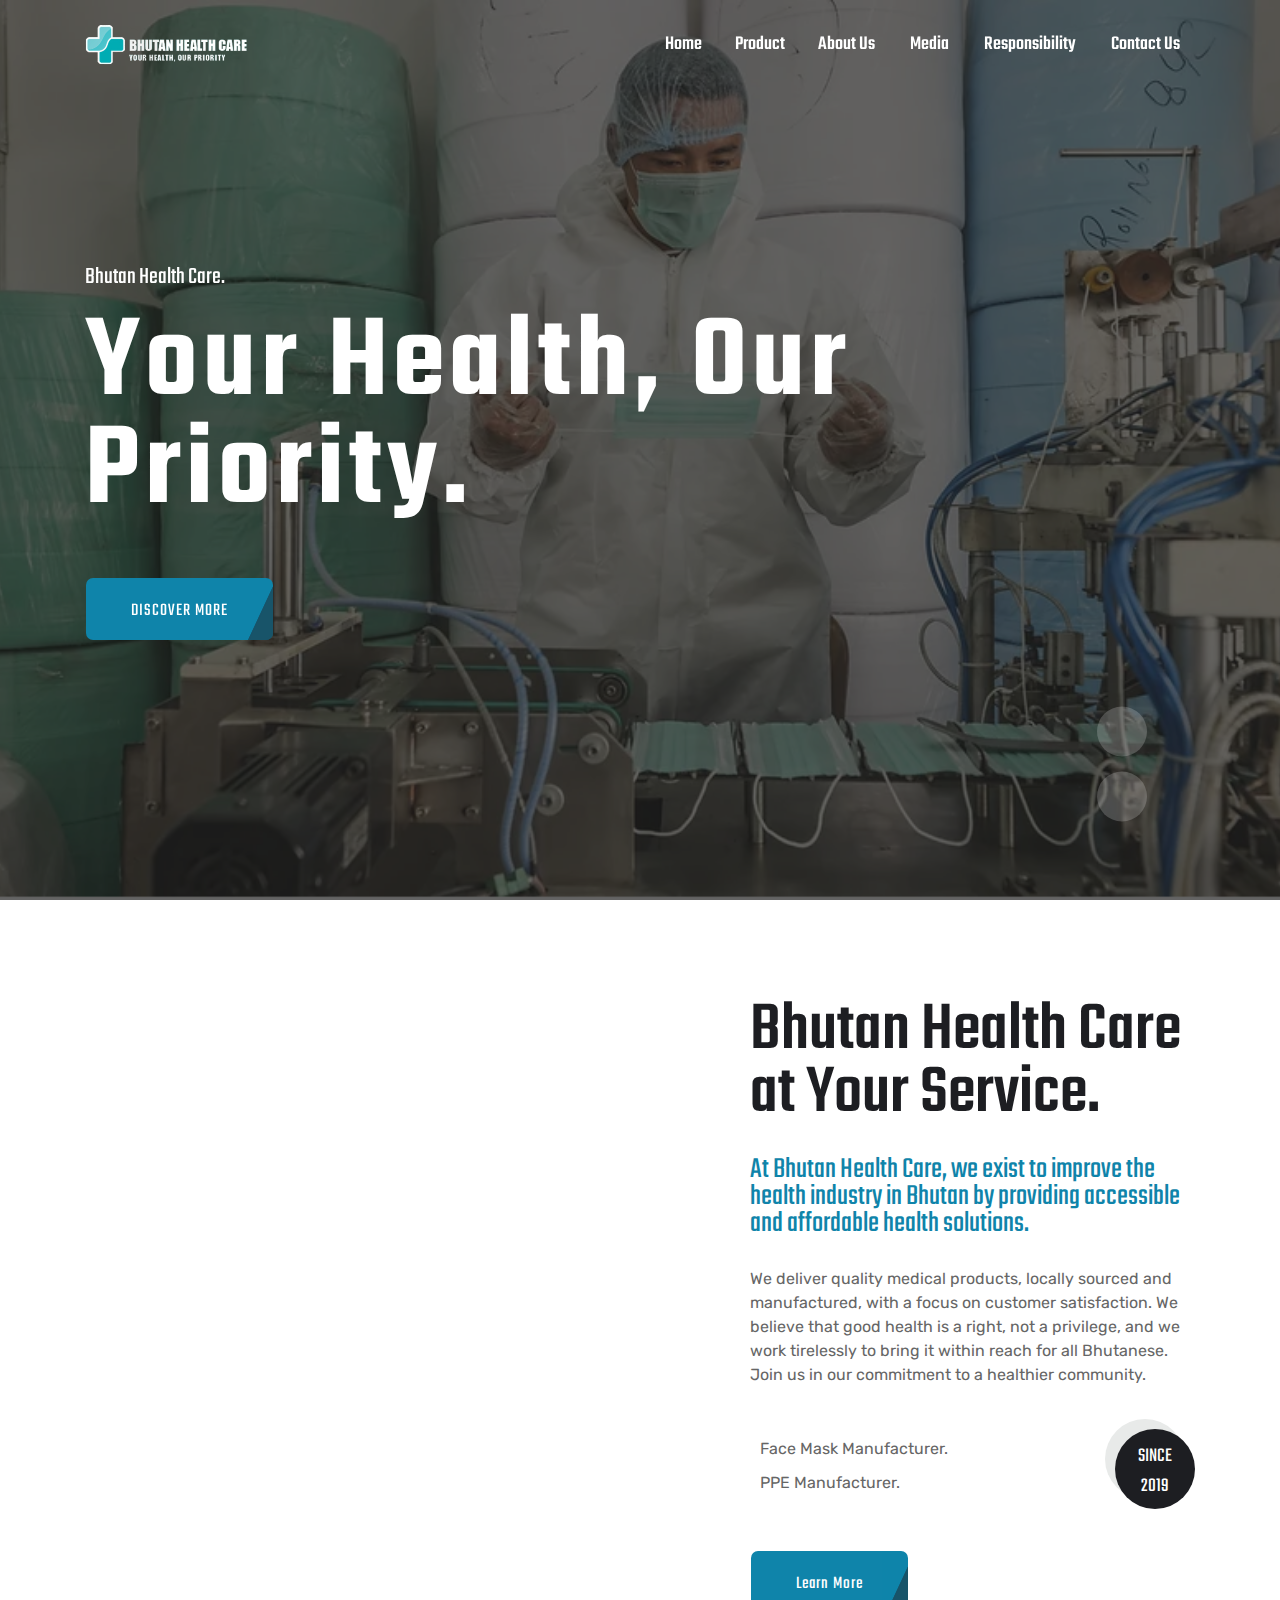
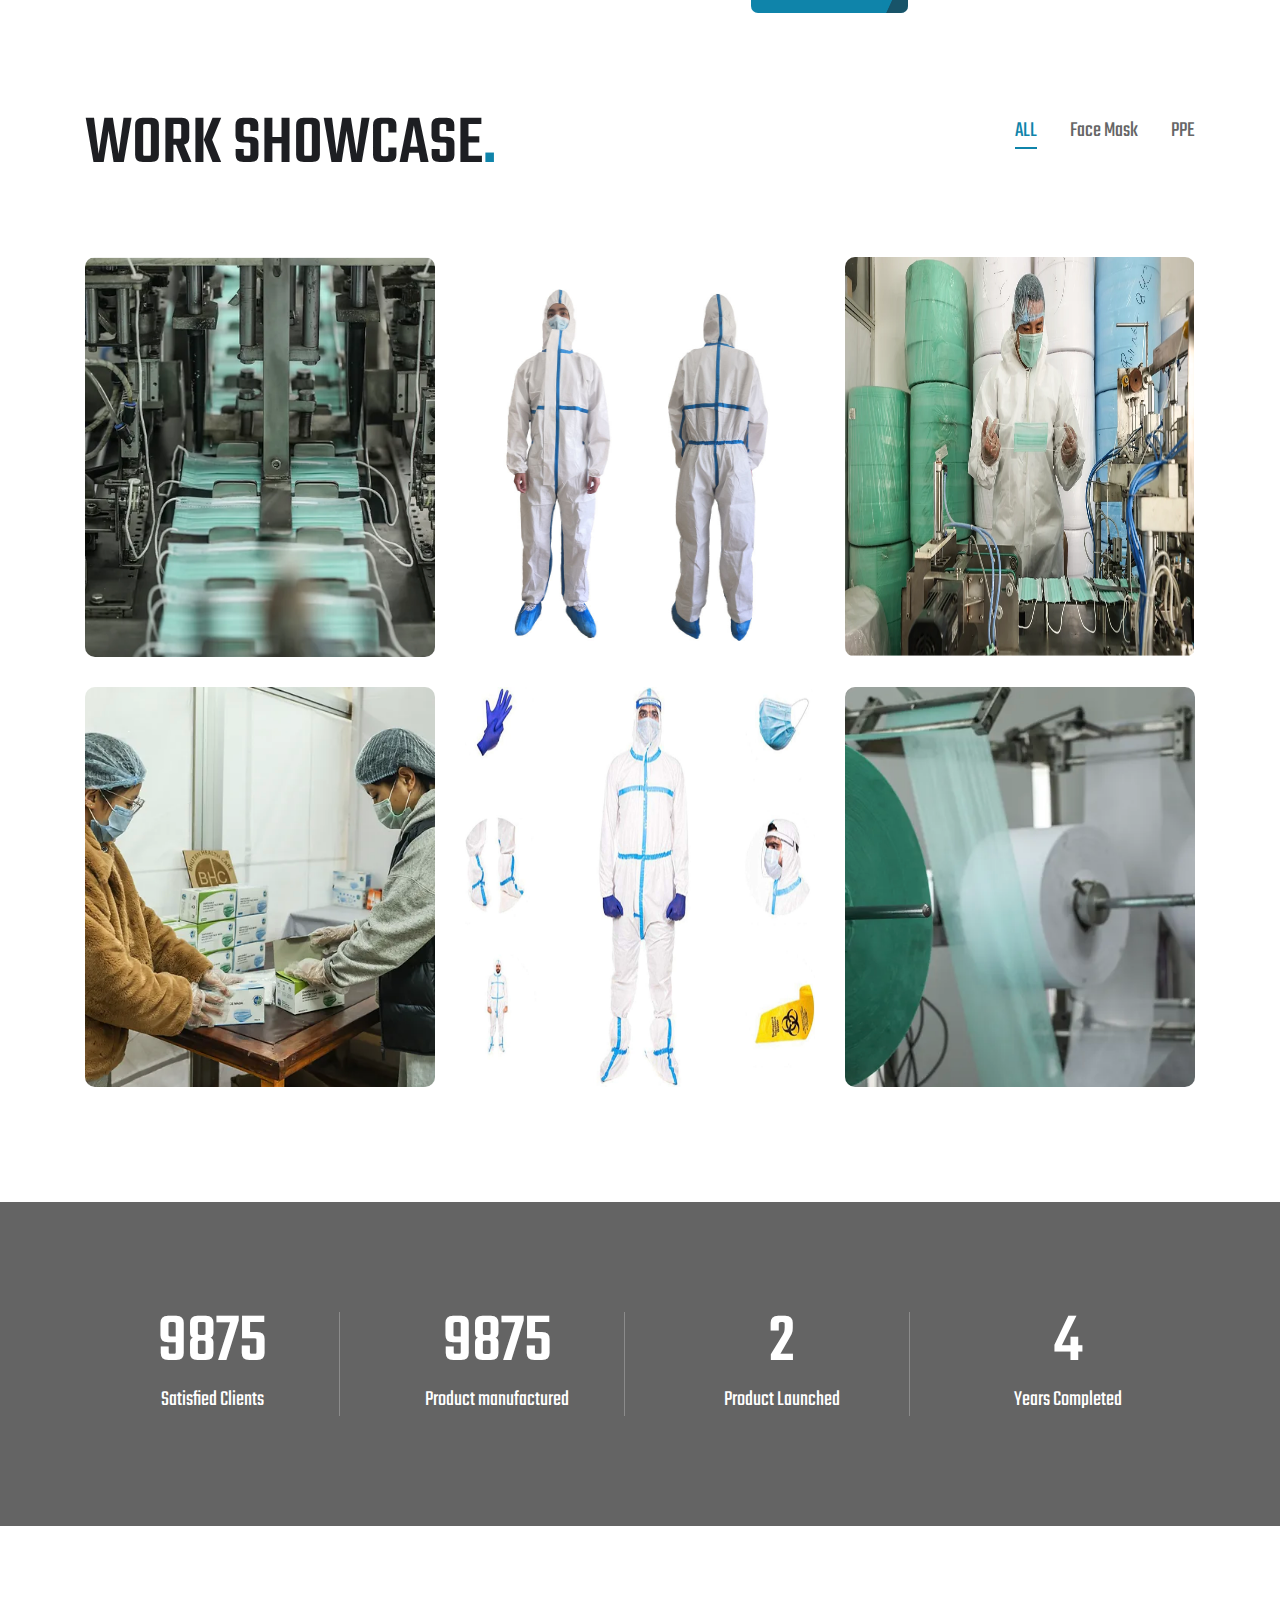
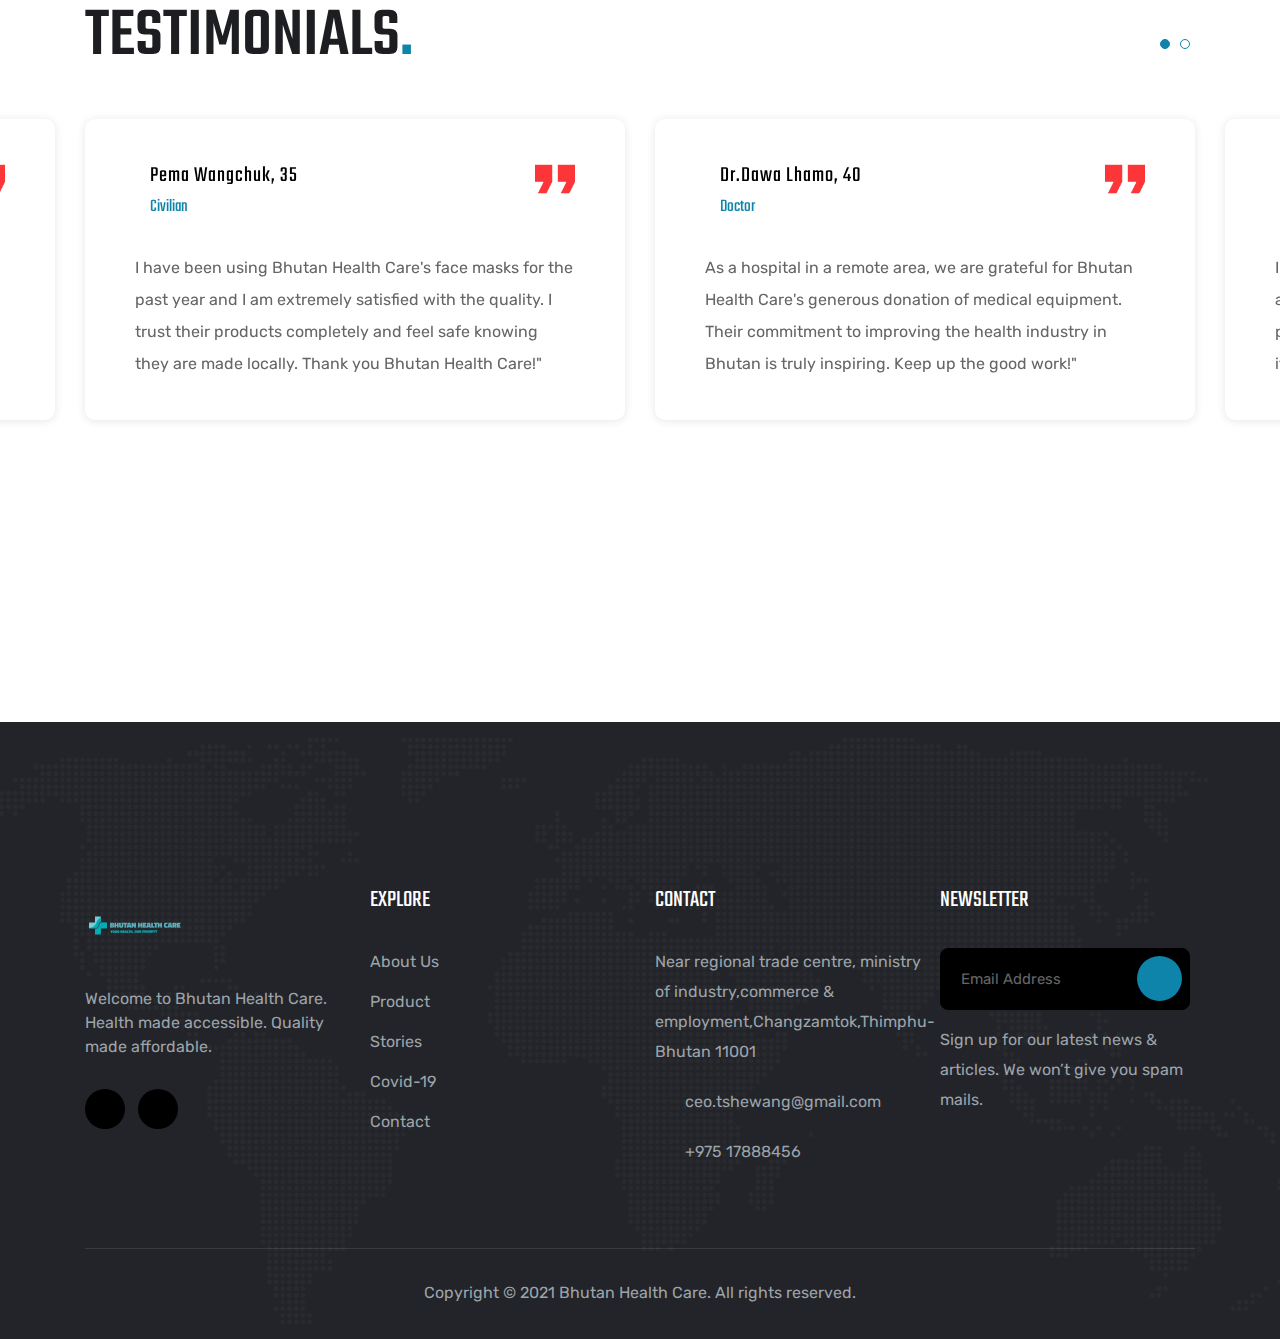
<file: index.html>
<!DOCTYPE html>
<html lang="en">
<head>
   <meta charset="UTF-8">
   <meta name="viewport" content="width=device-width, initial-scale=1.0">
   <meta http-equiv="X-UA-Compatible" content="ie=edge">
   <link rel="shortcut icon" href="img/logo copy REMEAK 2 (1).png">
   <!-- GOOGLE FONTS CDN LINK -->
   <link rel="preconnect" href="https://fonts.gstatic.com">
   <link href="https://fonts.googleapis.com/css2?family=Rubik:wght@300;400;500;600;700;800&family=Teko:wght@400;500;600;700&display=swap" rel="stylesheet">
   <!-- CSS LINK -->
   <link rel="stylesheet" href="css/bootstrap.css">
   <!-- AOS ANIAMATION PLUGIN -->
   <link rel="stylesheet" href="css/animate.css">
   <!-- OWL CAROUSEL PLUGIN -->
   <link rel="stylesheet" href="css/owl.carousel.min.css">
   <link rel="stylesheet" href="css/owl.theme.default.min.css">
   <!-- MAGNIFIC POPUP PLUGIN -->
   <link rel="stylesheet" href="css/magnific-popup.css">
   <link rel="stylesheet" href="css/custom.css">
   <title>Bhutan Health Care</title>
</head>
<body>



   <!-- ======================================== NAVIGRATION ======================================== -->
   <nav id="navigration" class="navbar fixed-top p-0">
      <div class="container">
         <a class="logo" href="./index.html"><img src="./40.png" alt=""></a>
         <!-- <a class="logo" href="#">BHC</a> -->
         <div class="sidenav">
            <div class="header">
               <a class="logo d-lg-none" href="#">BHC</a>
               <a href="#" class="d-lg-none" id="showsidenav"><img src="img/icon/letter-x.png" alt=""> </a>
            </div>
            <ul class="mb-0">
               <li class="nav-item"><a class="nav-link" href="index.html">Home</a></li>
               <li class="nav-item"><a class="nav-link" href="product.html">Product</a></li>
               
               <li class="nav-item dropdown">
                  <a class="nav-link" data-toggle="collapse" href="#menu1">About Us <i class="fal fa-angle-down"></i></a>
                  <div id="menu1" class="dropdown-menus collapse">
                     <a class="dropdown-item" href="aboutus.html"><span>About Bhutan Health Care</span></a>
                     <a class="dropdown-item" href="values.html"><span>Vision & Values</span></a>
                     <a class="dropdown-item" href="ceo.html"><span>About Founder</span></a>
                    
                    
                  </div>
               </li>
               <li class="nav-item dropdown">
                  <a class="nav-link" data-toggle="collapse" href="#menu2">Media<i class="fal fa-angle-down"></i></a>
                  <div id="menu2" class="dropdown-menus collapse">
                     <a class="dropdown-item" href="press.html"><span>Press Release </span></a>
                     <a class="dropdown-item" href="story.html"><span>Stroies</span></a>
                    
                  </div>
               </li>
               <li class="nav-item dropdown">
                  <a class="nav-link" data-toggle="collapse" href="#menu3">Responsibility<i class="fal fa-angle-down"></i></a>
                  <div id="menu3" class="dropdown-menus collapse">
                    
                    
                    
                     <div class="dropdown-2">
                        <a class="dropdown-item" data-toggle="collapse" href="#menu4"><span>Covid-19</span> <i class="fal fa-angle-right"></i></a>
                        <div id="menu4" class="dropdown-menus-2 collapse">
                           <a class="dropdown-item" href="2019.html"><span>2019</span></a>
                           <a class="dropdown-item" href="2020.html"><span>2020</span></a>
                           <a class="dropdown-item" href="2021.html"><span>2021</span></a>
                        </div>
                     </div>
                  </div>
               </li>
               <li class="nav-item"><a class="nav-link" href="contact.html">Contact Us</a></li>
            </ul>
         </div>
        
         <div id="hamburger" class="d-lg-none">
            <img src="./1111.png" class="img01" alt="">
         </div>
      </div>
   </nav>



   <!-- ======================================== HOME SECTION ======================================== -->
   <section id="homeSection">
      <div class="owl-carousel">
         <div class="slider-box slider-box1">
            <div class="overlay">
               <div class="container">
                  <div class="row">
                     <div class="col">
                        <div class="txt-box">
                           <div class="txt-area">
                              <p>Bhutan Health Care.</p>
                              <h1>Your Health, Our Priority.</h1>
                              <a href="#" class="btn layer-btn">DISCOVER MORE</a>
                           </div>
                        </div>
                     </div>
                  </div>
               </div>
            </div>
         </div>
         <div class="slider-box slider-box2">
            <div class="overlay">
               <div class="container">
                  <div class="row">
                     <div class="col">
                        <div class="txt-box" data-aos="fade-up" data-aos-anchor-placement="center-bottom">
                           <div class="txt-area">
                              <p>Bhutan Health Care</p>
                              <h1>Your Health, Our Priority.</h1>
                              <a href="#" class="btn layer-btn">DISCOVER MORE</a>
                           </div>
                        </div>
                     </div>
                  </div>
               </div>
            </div>
         </div>
      </div>
   </section>



   <!-- ======================================== FEATURE SECTION ======================================== -->
   <section id="featureSection">
      <div class="container">
         <div class="row">
            <div class="col-lg-7">
               <div class="img-box">
                  <img src="img/h1.png" class="img01 wow slideInLeft" data-wow-duration="1.5s" alt="">
                  <img src="img/m2.png" class="img02 wow slideInLeft" data-wow-duration="2s" alt="">
               </div>
            </div>
            <div class="col-lg-5">
               <div class="txt-box">
                  <div class="sec-header">
                     <h2>Bhutan Health Care at Your Service.</h2>
                     <h4>At Bhutan Health Care, we exist to improve the health industry in Bhutan by providing accessible and affordable health solutions.</h4>
                     <p>We deliver quality medical products, locally sourced and manufactured, with a focus on customer satisfaction. We believe that good health is a right, not a privilege, and we work tirelessly to bring it within reach for all Bhutanese. Join us in our commitment to a healthier community.</p>
                  </div>
                  <div class="part2">
                     <ul>
                        <li><i class="fal fa-check"></i> Face Mask Manufacturer.</li>
                        <li><i class="fal fa-check"></i> PPE Manufacturer.</li>
                        
                     </ul>
                     <div class="since">
                        <span>SINCE <br>2019</span>
                     </div>
                  </div>
                  <a href="#" class="btn layer-btn">Learn More</a>
               </div>
            </div>
         </div>
      </div>
   </section>




   <!-- ======================================== SERVICE SECTION ======================================== -->
   <!-- <section id="serviceSection">
      <div class="container">
         <div class="row">
            <div class="col-lg-6 mb-5 mb-lg-0">
               <div class="sec-header">
                  <h2>Elevate your health with Bhutan Health Care<span>.</span></h2>
                  <p>We're dedicated to providing personalized, cutting-edge healthcare solutions tailored to your unique needs. Your well-being, our priority.</p>
               </div>
            </div>
            <div class="col-lg-3 col-md-6">
               <div class="service-box wow slideInRight" data-wow-duration="1.5s">
                  <div class="txt-area">
                     <h3>01</h3>
                     <h4>UI/UX <br>DESIGNING</h4>
                  </div>
                  <div class="img-box">
                     <img src="img/icon/uiux.png" alt="" class="img01">
                     <img src="img/icon/uiux02.png" alt="" class="img02">
                  </div>
               </div>
            </div>
            <div class="col-lg-3 col-md-6">
               <div class="service-box wow slideInRight" data-wow-duration="1.5s">
                  <div class="txt-area">
                     <h3>02</h3>
                     <h4>APP <br>DEVELOPMENT</h4>
                  </div>
                  <div class="img-box">
                     <img src="img/icon/app-development.png" alt="" class="img01">
                     <img src="img/icon/app-development02.png" alt="" class="img02">
                  </div>
               </div>
            </div>
            <div class="col-lg-3 col-md-6">
               <div class="service-box wow slideInRight" data-wow-duration="1.5s">
                  <div class="txt-area">
                     <h3>03</h3>
                     <h4>SEO & CONTENT <br>WRITING</h4>
                  </div>
                  <div class="img-box">
                     <img src="img/icon/content-writing.png" alt="" class="img01">
                     <img src="img/icon/content-writing02.png" alt="" class="img02">
                  </div>
               </div>
            </div>
            <div class="col-lg-3 col-md-6">
               <div class="service-box wow slideInRight" data-wow-duration="1.5s">
                  <div class="txt-area">
                     <h3>04</h3>
                     <h4>DIGITAL <br>MARKETING</h4>
                  </div>
                  <div class="img-box">
                     <img src="img/icon/digital-marketing.png" alt="" class="img01">
                     <img src="img/icon/digital-marketing02.png" alt="" class="img02">
                  </div>
               </div>
            </div>
            <div class="col-lg-3 col-md-6">
               <div class="service-box wow slideInRight" data-wow-duration="1.5s">
                  <div class="txt-area">
                     <h3>05</h3>
                     <h4>GRAPHIC <br>DESIGNING</h4>
                  </div>
                  <div class="img-box">
                     <img src="img/icon/graphic-design.png" alt="" class="img01">
                     <img src="img/icon/graphic-design02.png" alt="" class="img02">
                  </div>
               </div>
            </div>
            <div class="col-lg-3 col-md-6">
               <div class="service-box wow slideInRight" data-wow-duration="1.5s">
                  <div class="txt-area">
                     <h3>06</h3>
                     <h4>WEBSITE <br>DEVELOPMENT</h4>
                  </div>
                  <div class="img-box">
                     <img src="img/icon/web-development.png" alt="" class="img01">
                     <img src="img/icon/web-development02.png" alt="" class="img02">
                  </div>
               </div>
            </div>
         </div>
      </div>
   </section>
 -->


   <!-- ======================================== PORTFOLIO SECTION ======================================== -->
   <section id="portfolioSection">
      <div class="container">
         <div class="row">
            <div class="col-lg-6">
               <div class="sec-header">
                  <h2>WORK SHOWCASE<span>.</span></h2>
               </div>
            </div>
            <div class="col-lg-6">
               <div class="indicator float-lg-right">
                  <span class="mixer active" data-filter="all">ALL</span>
                  <span class="mixer" data-filter=".web">Face Mask</span>
                  <span class="mixer" data-filter=".branding">PPE</span>
                  
               </div>
            </div>
         </div>
         <div id="portfolio">
            <div class="row">
               <div class="col-md-6 col-lg-4 mix web">
                  <div class="portfolio-box">
                     <div class="img-box">
                        <a href="#portfolioPreview01" class="popup-with-zoom-anim">
                           <img src="img/m3.png" class="img-fluid" alt="">
                        </a>
                        
                      </div>
                      <div class="hover-txt">
                         <span class="category">Face Mask</span>
                         <p>Production</p>
                      </div>
                   </div>
                </div>
               <div class="col-md-6 col-lg-4 mix branding photography">
                  <div class="portfolio-box">
                     <div class="img-box">
                        <a href="#portfolioPreview02" class="popup-with-zoom-anim">
                           <img src="img/p2.jpeg" class="img-fluid" alt="">
                        </a>
                        <!--  -->
                     </div>
                     <div class="hover-txt">
                        <span class="category">PPE suits</span>
                        <p>Production</p>
                     </div>
                  </div>
               </div>
               <div class="col-md-6 col-lg-4 mix web graphic">
                  <div class="portfolio-box">
                     <div class="img-box">
                        <a href="#portfolioPreview03" class="popup-with-zoom-anim">
                           <img src="img/m2.png" class="img-fluid" alt="">
                        </a>
                        
                     </div>
                     <div class="hover-txt">
                        <span class="category">Quality Check</span>
                        <p>Production</p>
                     </div>
                  </div>
               </div>
               <div class="col-md-6 col-lg-4 mix photography graphic">
                  <div class="portfolio-box">
                     <div class="img-box">
                        <a href="#portfolioPreview04" class="popup-with-zoom-anim">
                           <img src="img/m4.png" class="img-fluid" alt="">
                        </a>
                        
                     </div>
                     <div class="hover-txt">
                        <span class="category">Mask Delivery</span>
                        <p>Packaging</p>
                     </div>
                  </div>
               </div>
               <div class="col-md-6 col-lg-4 mix branding graphic web">
                  <div class="portfolio-box">
                     <div class="img-box">
                        <a href="#portfolioPreview05" class="popup-with-zoom-anim">
                           <img src="img/p3.jpg" class="img-fluid" alt="">
                        </a>
                        
                     </div>
                     <div class="hover-txt">
                        <span class="category">Safty Gear</span>
                        <p>Production</p>
                     </div>
                  </div>
               </div>
               <div class="col-md-6 col-lg-4 mix web photography">
                  <div class="portfolio-box">
                     <div class="img-box">
                        <a href="#portfolioPreview06" class="popup-with-zoom-anim">
                           <img src="img/m7.png" class="img-fluid" alt="">
                        </a>
                       
                     </div>
                     <div class="hover-txt">
                        <span class="category">Face Mask</span>
                        <p>Production</p>
                     </div>
                  </div>
               </div>
            </div>
         </div>
      </div>
   </section>


   <!-- ======================================== PRICING SECTION ======================================== -->
   <!-- <section id="pricingSection">
      <div class="container">
         <div class="row">
            <div class="col">
               <div class="sec-header text-center">
                  <h2>CHOOSE YOUR PLAN<span>.</span></h2>
               </div>
            </div>
         </div>
         <div class="row">
            <div class="col-md-4">
               <div class="pricing-box wow bounceInLeft" data-wow-duration="2s">
                  <h4>Basic Plan</h4>
                  <h3>$49</h3>
                  <ul>
                     <li>Graphic Design</li>
                     <li>Web Design</li>
                     <li>UI/UX</li>
                     <li>HTML/CSS</li>
                     <li>Seo Marketing</li>
                     <li>Business Analysis</li>
                  </ul>
                  <a href="#" class="btn font-btn"><i class="fal fa-chevron-right" aria-hidden="true"></i> <span>Discover More</span></a>
               </div>
            </div>
            <div class="col-md-4">
               <div class="pricing-box wow bounceInLeft" data-wow-duration="2s">
                  <h4>Premium Plan</h4>
                  <h3>$149</h3>
                  <ul>
                     <li>Graphic Design</li>
                     <li>Web Design</li>
                     <li>UI/UX</li>
                     <li>HTML/CSS</li>
                     <li>Seo Marketing</li>
                     <li>Business Analysis</li>
                  </ul>
                  <a href="#" class="btn font-btn"><i class="fal fa-chevron-right" aria-hidden="true"></i> <span>Discover More</span></a>
               </div>
            </div>
            <div class="col-md-4">
               <div class="pricing-box wow bounceInLeft" data-wow-duration="2s">
                  <h4>Standard Plan</h4>
                  <h3>$99</h3>
                  <ul>
                     <li>Graphic Design</li>
                     <li>Web Design</li>
                     <li>UI/UX</li>
                     <li>HTML/CSS</li>
                     <li>Seo Marketing</li>
                     <li>Business Analysis</li>
                  </ul>
                  <a href="#" class="btn font-btn"><i class="fal fa-chevron-right" aria-hidden="true"></i> <span>Discover More</span></a>
               </div>
            </div>
         </div>
      </div>
   </section>



   <section id="specialFeature">
      <div class="container">
         <div class="row">
            <div class="col">
               <div class="sec-header">
                  <h2>CHOOSE YOUR PLAN<span>.</span></h2>
               </div>
            </div>
         </div>
         <div class="row">
            <div class="col">
               <div class="owl-carousel">
                  <div class="service-box">
                     <div class="img-box">
                        <img src="img/service01.jpg" alt="">
                     </div>
                     <div class="txt-box">
                        <h4>OUR BEST SERVICE</h4>
                        <p>Lorem ipsum dolor sit amet, consectetur adipisicing elit. Cupiditate maxime hic.</p>
                        <a href="service.html" class="btn font-btn"><i class="fal fa-chevron-right" aria-hidden="true"></i></a>
                     </div>
                  </div>
                  <div class="service-box">
                     <div class="img-box">
                        <img src="img/service02.jpg" alt="">
                     </div>
                     <div class="txt-box">
                        <h4>OUR BEST SERVICE</h4>
                        <p>Lorem ipsum dolor sit amet, consectetur adipisicing elit. Cupiditate maxime hic.</p>
                        <a href="service.html" class="btn font-btn"><i class="fal fa-chevron-right" aria-hidden="true"></i></a>
                     </div>
                  </div>
                  <div class="service-box">
                     <div class="img-box">
                        <img src="img/service03.jpg" alt="">
                     </div>
                     <div class="txt-box">
                        <h4>OUR BEST SERVICE</h4>
                        <p>Lorem ipsum dolor sit amet, consectetur adipisicing elit. Cupiditate maxime hic.</p>
                        <a href="service.html" class="btn font-btn"><i class="fal fa-chevron-right" aria-hidden="true"></i></a>
                     </div>
                  </div>
                  <div class="service-box">
                     <div class="img-box">
                        <img src="img/service02.jpg" alt="">
                     </div>
                     <div class="txt-box">
                        <h4>OUR BEST SERVICE</h4>
                        <p>Lorem ipsum dolor sit amet, consectetur adipisicing elit. Cupiditate maxime hic.</p>
                        <a href="service.html" class="btn font-btn"><i class="fal fa-chevron-right" aria-hidden="true"></i></a>
                     </div>
                  </div>
               </div>
            </div>
         </div>
      </div>
   </section>

 -->





   <!-- ======================================== WORK SECTION ======================================== -->
   <section id="workSection" class="text-center">
      <div class="overlay">
         <div class="container">
            <div class="row">
               <div class="col-lg-3 col-md-6">
                  <div class="work-box">
                     <div class="txt-box">
                        <h2><span class="counter">9875</span></h2>
                        <p>Satisfied Clients</p>
                     </div>
                  </div>
               </div>
               <div class="col-lg-3 col-md-6">
                  <div class="work-box box-2">
                     <div class="txt-box">
                        <h2><span class="counter">9875</span></h2>
                        <p>Product manufactured</p>
                     </div>
                  </div>
               </div>
               <div class="col-lg-3 col-md-6 mt-4 pt-1 mt-md-0 pt-md-0">
                  <div class="work-box box-3">
                     <div class="txt-box">
                        <h2><span class="counter">2</span></h2>
                        <p>Product Launched</p>
                     </div>
                  </div>
               </div>
               <div class="col-lg-3 col-md-6">
                  <div class="work-box box-4">
                     <div class="txt-box">
                        <h2><span class="counter">4</span></h2>
                        <p>Years Completed</p>
                     </div>
                  </div>
               </div>
            </div>
         </div>
      </div>
   </section>





   <!-- ======================================== TESTIMONIAL SECTION ======================================== -->
   <section id="testimonialSection">
      <div class="container">
         <div class="row">
            <div class="col">
               <div class="sec-header">
                  <h2>TESTIMONIALS<span>.</span></h2>
               </div>
            </div>
         </div>
         <div class="row">
            <div class="col">
               <div class="owl-carousel">
                  <div class="testimonial-box">
                     <div class="top-part">
                        <div class="client">
                           <!-- <img src="img/samantha.jpg" alt=""> -->
                        </div>
                        <div class="txt">
                           <p>Pema Wangchuk, 35</p>
                           <span>Civilian</span>
                        </div>
                        <div class="quote">
                           <img src="img/icon/quote.png" class="img01" alt="">
                           <img src="img/icon/quote02.png" class="img02" alt="">
                        </div>
                     </div>
                     <p class="feedback">I have been using Bhutan Health Care's face masks for the past year and I am extremely satisfied with the quality. I trust their products completely and feel safe knowing they are made locally. Thank you Bhutan Health Care!"</p>
                  </div>
                  <div class="testimonial-box">
                     <div class="top-part">
                        <div class="client">
                           <!-- <img src="img/samantha.jpg" alt=""> -->
                        </div>
                        <div class="txt">
                           <p>Dr.Dawa Lhamo, 40</p>
                           <span>Doctor</span>
                        </div>
                        <div class="quote">
                           <img src="img/icon/quote.png" class="img01" alt="">
                           <img src="img/icon/quote02.png" class="img02" alt="">
                        </div>
                     </div>
                     <p class="feedback">As a hospital in a remote area, we are grateful for Bhutan Health Care's generous donation of medical equipment. Their commitment to improving the health industry in Bhutan is truly inspiring. Keep up the good work!"</p>
                  </div>
                  <div class="testimonial-box">
                     <div class="top-part">
                        <div class="client">
                           <!-- <img src="img/samantha.jpg" alt=""> -->
                        </div>
                        <div class="txt">
                           <p>Sonam Penjor, 29</p>
                           <span>MANAGING DIRECTOR</span>
                        </div>
                        <div class="quote">
                           <img src="img/icon/quote.png" class="img01" alt="">
                           <img src="img/icon/quote02.png" class="img02" alt="">
                        </div>
                     </div>
                     <p class="feedback">I have been a long-time customer of Bhutan Health Care and I am always impressed by the quality of their products. I also appreciate their affordable prices, making it easier for me to maintain good health."</p>
                  </div>
               </div>
            </div>
         </div>
      </div>
   </section>



   <!-- ======================================== CONTACT AREA 2 ======================================== -->
   <section id="contactArea">
      <div class="container">
         <div class="contact-box wow fadeInRightBi" data-wow-duration="1.5s">
            <div class="row">
               <div class="col-lg-9 mb-3 mb-lg-0">
                  <div class="sec-header">
                     <h2>Explore Comprehensive Healthcare Solutions.</h2>
                  </div>
               </div>
               <div class="col-lg-3">
                  <a href="contact.html" class="btn layer-btn">CONTACT WITH US</a>
               </div>
            </div>
         </div>
      </div>
   </section>





   <!-- ======================================== FOOTER SECTION ======================================== -->
   <section id="footerSection">
      <div class="container">
         <div class="row">
            <div class="col-lg-3 col-md-6 mb-5 mb-lg-0">
               <div class="footer-box">
                  <!-- <a href="#" class="logo">BHC</a> -->
                  <a class="logo" href="#"><img src="img/final 123.png" alt=""></a>
                  <p class="about">Welcome to Bhutan Health Care. Health made accessible. Quality made affordable.</p>
                  <div class="social-links">
                     <a href="https://www.facebook.com/BhutanHealthCareltd/?comment_id=Y29tbWVudDozNDg3OTU4ODc1MjQ2MDRfNjQ2MzI0NjE3NjkzMzM5&paipv=0&eav=AfbjCYr1pkvLpBPgXSZpwGVc5sq4euzt2Jr7VgUDEpPgQvhFdbMPmIjGq51eBvugeis&_rdr"><i class="fab fa-facebook"></i></a>
                     
                     <a href="https://www.instagram.com/bhutanhealthcareltd/"><i class="fab fa-instagram"></i></a>
                     
                  </div>
               </div>
            </div>
            <div class="col-lg-3 col-md-6 mb-5 mb-lg-0">
               <div class="footer-box box2">
                  <p class="title">EXPLORE</p>
                  <ul>
                     <li><a href="aboutus.html">About Us</a></li>
                     <li><a href="product.html">Product</a></li>
                     <li><a href="story.html">Stories</a></li>
                     <li><a href="covid.html">Covid-19</a></li>
                     <li><a href="contact.html">Contact</a></li>
                    
                  </ul>
               </div>
            </div>
            <div class="col-lg-3 col-md-6 mb-5 mb-md-0">
               <div class="footer-box box3">
                  <p class="title">CONTACT</p>
                  <div class="icon-box">
                     <div class="icon">
                        <i class="fal fa-map-marker-alt"></i>
                     </div>
                     <div class="txt">
                        <span>Near regional trade centre, ministry of industry,commerce & employment,Changzamtok,Thimphu-Bhutan 11001</span>
                     </div>
                  </div>
                  <div class="icon-box">
                     <div class="icon">
                        <i class="fal fa-envelope"></i>
                     </div>
                     <div class="txt">
                        <span>ceo.tshewang@gmail.com</span>
                     </div>
                  </div>
                  <div class="icon-box mb-0">
                     <div class="icon">
                        <i class="fal fa-phone-alt"></i>
                     </div>
                     <div class="txt">
                        <span>+975 17888456</span>
                     </div>
                  </div>
               </div>
            </div>
            <div class="col-lg-3 col-md-6">
               <div class="footer-box box4">
                  <p class="title">NEWSLETTER</p>
                  <form>
                     <div class="form-group">
                        <input type="email" class="form-control" placeholder="Email Address">
                     </div>
                     <button type="submit" class="btn" name="button"><i class="fal fa-envelope"></i></button>
                  </form>
                  <span>Sign up for our latest news & articles. We won’t give you spam mails.</span>
               </div>
            </div>
         </div>
         <div class="copy-right">
            <div class="row">
               <div class="col">
                  <span>Copyright © 2021 Bhutan Health Care. All rights reserved.</span>
               </div>
            </div>
         </div>
      </div>
   </section>


   <!-- ======================================== SCROLL TO TOP ICON ======================================== -->
   <a href="#" class="scroll-up">
      <i class="fal fa-chevron-up"></i>
   </a>


   <script src="js/jquery.min.js"></script>
   <script src="js/bootstrap.min.js"></script>
   <script src="js/popper.min.js"></script>
   <script src="js/font-awesome-pro.js"></script>
   <!-- SCROLL ANIAMATION Plugin -->
   <script src="js/wow.min.js"></script>
   <!-- MIXIT UP Plugin -->
   <script src="js/mixitup.min.js"></script>
   <!-- MAGNIFIC POPUP Plugin -->
   <script src="js/jquery.magnific-popup.min.js"></script>
   <!-- CounterUp Plugin -->
   <script src="js/jquery.counterup.min.js"></script>
   <script src="js/jquery.waypoints.min.js"></script>
   <!-- OWL CAROUSEL Plugin -->
   <script src="js/owl.carousel.min.js"></script>
   <script src="js/custom.js"></script>
   <script>





   </script>
</body>
</html>
</file>
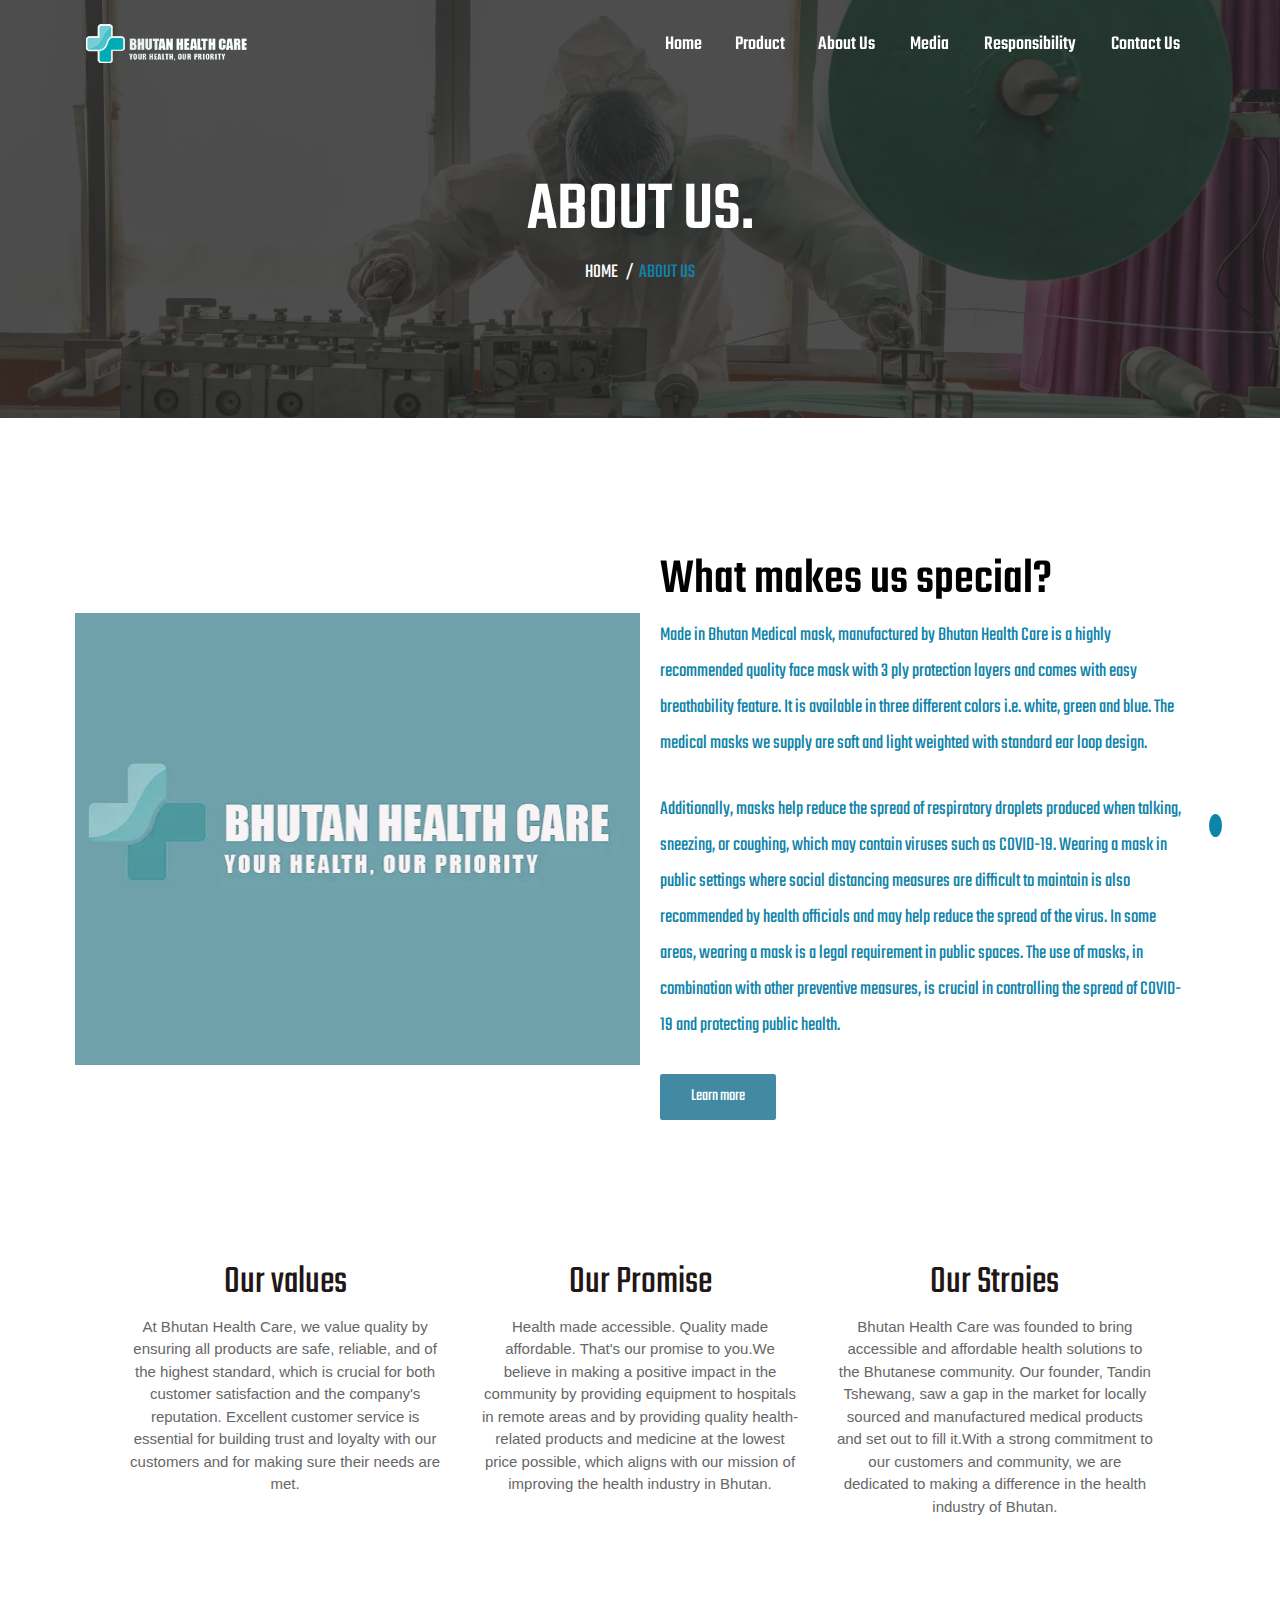
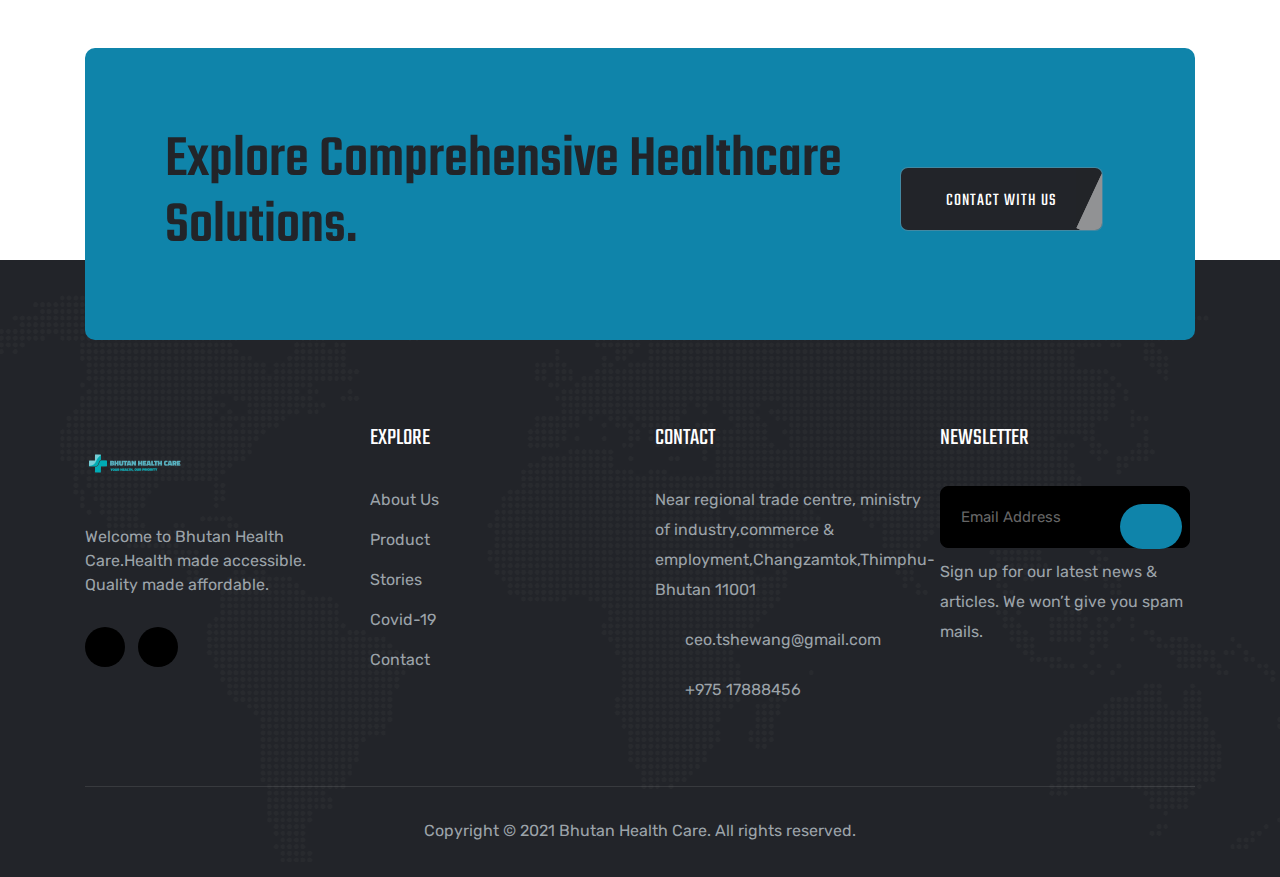
<file: aboutus.html>
<!DOCTYPE html>
<html lang="en">
<head>
   <meta charset="UTF-8">
   <meta name="viewport" content="width=device-width, initial-scale=1.0">
   <meta http-equiv="X-UA-Compatible" content="ie=edge">
   <link rel="shortcut icon" href="img/logo copy REMEAK 2 (1).png">
   <!-- GOOGLE FONTS CDN LINK -->
   <link rel="preconnect" href="https://fonts.gstatic.com">
   <link href="https://fonts.googleapis.com/css2?family=Rubik:wght@300;400;500;600;700;800&family=Teko:wght@400;500;600;700&display=swap" rel="stylesheet">
   <!-- CSS LINK -->
   <link rel="stylesheet" href="css/bootstrap.css">
   <!-- AOS ANIAMATION PLUGIN -->
   <link rel="stylesheet" href="css/animate.css">
   <!-- OWL CAROUSEL PLUGIN -->
   <link rel="stylesheet" href="css/owl.carousel.min.css">
   <link rel="stylesheet" href="css/owl.theme.default.min.css">
   <!-- MAGNIFIC POPUP PLUGIN -->
   <link rel="stylesheet" href="css/magnific-popup.css">
   <link rel="stylesheet" href="css2/custom.css">
   <title>Bhutan Health Care</title>
</head>
<body>



   <!-- ======================================== NAVIGRATION ======================================== -->
   <nav id="navigration" class="navbar fixed-top p-0">
      <div class="container">
         <a class="logo" href="./index.html"><img src="./40.png" alt=""></a>
         <!-- <a class="logo" href="#">BHC</a> -->
         <div class="sidenav">
            <div class="header">
               <a class="logo d-lg-none" href="#">BHC</a>
               <a href="#" class="d-lg-none" id="showsidenav"><img src="img/icon/letter-x.png" alt=""> </a>
            </div>
            <ul class="mb-0">
               <li class="nav-item"><a class="nav-link" href="index.html">Home</a></li>
               <li class="nav-item"><a class="nav-link" href="product.html">Product</a></li>
              
               <li class="nav-item dropdown">
                  <a class="nav-link" data-toggle="collapse" href="#menu1">About Us <i class="fal fa-angle-down"></i></a>
                  <div id="menu1" class="dropdown-menus collapse">
                     <a class="dropdown-item" href="aboutus.html"><span>About Bhutan Health Care</span></a>
                     <a class="dropdown-item" href="values.html"><span>Vision & Values</span></a>
                     <a class="dropdown-item" href="ceo.html"><span>About Founder</span></a>
                    
                    
                  </div>
               </li>
               <li class="nav-item dropdown">
                  <a class="nav-link" data-toggle="collapse" href="#menu2">Media<i class="fal fa-angle-down"></i></a>
                  <div id="menu2" class="dropdown-menus collapse">
                     <a class="dropdown-item" href="press.html"><span>Press Release </span></a>
                     <a class="dropdown-item" href="story.html"><span>Stroies</span></a>
                    
                  </div>
               </li>
               <li class="nav-item dropdown">
                  <a class="nav-link" data-toggle="collapse" href="#menu3">Responsibility<i class="fal fa-angle-down"></i></a>
                  <div id="menu3" class="dropdown-menus collapse">
                    
                    
                    
                     <div class="dropdown-2">
                        <a class="dropdown-item" data-toggle="collapse" href="#menu4"><span>Covid-19</span> <i class="fal fa-angle-right"></i></a>
                        <div id="menu4" class="dropdown-menus-2 collapse">
                           <a class="dropdown-item" href="2019.html"><span>2019</span></a>
                           <a class="dropdown-item" href="2020.html"><span>2020</span></a>
                           <a class="dropdown-item" href="2021.html"><span>2021</span></a>
                        </div>
                     </div>
                  </div>
               </li>
               <li class="nav-item"><a class="nav-link" href="contact.html">Contact Us</a></li>
            </ul>
         </div>
        
         <div id="hamburger" class="d-lg-none">
            <img src="./1111.png" class="img01" alt="">
         </div>
      </div>
   </nav>




   <!-- ======================================== PAGE HEADER ======================================== -->
   <section id="pageHeader">
      <div class="overlay">
         <div class="container">
            <div class="row">
               <div class="col">
                  <div class="txt text-center">
                     <div class="sec-header">
                        
                        <h2>ABOUT US.</h2>
                        <p><a href="index.html">HOME</a> <span>/</span>ABOUT US</p>
                     </div>
                  </div>
               </div>
            </div>
         </div>
      </div>
   </section>









  

<section class="about" id="about">

   <!-- <h1 class="heading"> <span>Our Product</h1> -->
 
   <div class="row">
 
       <div class="image">
           <img src="img/a2.png" alt="">
       </div>
 
       <div class="content">
           <h2>What makes us special?</h2>
           <p>Made in Bhutan Medical mask,
             manufactured by Bhutan Health Care is a
             highly recommended quality face mask
             with 3 ply protection layers and comes with
             easy breathability feature. It is available in
             three different colors i.e. white, green and
             blue. The medical masks we supply are soft
             and light weighted with standard ear loop
             design.</p>
           <p>Additionally, masks help reduce the spread of respiratory droplets produced when talking, sneezing, or coughing, which may contain viruses such as COVID-19. Wearing a mask in public settings where social distancing measures are difficult to maintain is also recommended by health officials and may help reduce the spread of the virus. In some areas, wearing a mask is a legal requirement in public spaces. The use of masks, in combination with other preventive measures, is crucial in controlling the spread of COVID-19 and protecting public health.</p>
           <a href="#" class="btn">Learn more</a>
       </div>
 
   </div>
 
 </section>
 
 <!-- Product section section ends -->



   
<!-- services section starts  -->

<section class="services" id="services">

   <!-- <h1 class="heading">
       <span>s</span>
       <span>e</span>
       <span>r</span>
       <span>v</span>
       <span>i</span>
       <span>c</span>
       <span>e</span>
       <span>s</span>
   </h1> -->

   <div class="box-container">

       
       <div class="box">
           <i class="fas fa-globe-asia"></i>
           <h3>Our values</h3>
           <p>At Bhutan Health Care, we value quality by ensuring all products are safe, reliable, and of the highest standard, which is crucial for both customer satisfaction and the company's reputation. Excellent customer service is essential for building trust and loyalty with our customers and for making sure their needs are met.</p>
       </div>
       <div class="box">
           <i class="fas fa-plane"></i>
           <h3>Our Promise</h3>
           <p>Health made accessible. Quality made affordable. That's our promise to you.We believe in making a positive impact in the community by providing equipment to hospitals in remote areas and by providing quality health-related products and medicine at the lowest price possible, which aligns with our mission of improving the health industry in Bhutan.</p>
       </div>
       <div class="box">
           <i class="fas fa-history"></i>
           <h3>Our Stroies</h3>
           <p>Bhutan Health Care was founded to bring accessible and affordable health solutions to the Bhutanese community. Our founder, Tandin Tshewang, saw a gap in the market for locally sourced and manufactured medical products and set out to fill it.With a strong commitment to our customers and community, we are dedicated to making a difference in the health industry of Bhutan. </p>
       </div>

   </div>

</section>

<!-- services section ends -->


   <!-- ======================================== CONTACT AREA 2 ======================================== -->
   <section id="contactArea">
      <div class="container">
         <div class="contact-box">
            <div class="row">
               <div class="col-lg-9 mb-3 mb-lg-0">
                  <div class="sec-header">
                     <h2>Explore Comprehensive Healthcare Solutions.</h2>
                  </div>
               </div>
               <div class="col-lg-3">
                  <a href="contact.html" class="btn layer-btn">CONTACT WITH US</a>
               </div>
            </div>
         </div>
      </div>
   </section>



   <!-- ======================================== FOOTER SECTION ======================================== -->
   <section id="footerSection">
      <div class="container">
         <div class="row">
            <div class="col-lg-3 col-md-6 mb-5 mb-lg-0">
               <div class="footer-box">
                  <!-- <a href="#" class="logo">BHC</a> -->
                  <a class="logo" href="#"><img src="img/final 123.png" alt=""></a>
                  <p class="about">Welcome to Bhutan Health Care.Health made accessible. Quality made affordable.</p>
                  <div class="social-links">
                     <a href="https://www.facebook.com/BhutanHealthCareltd/?comment_id=Y29tbWVudDozNDg3OTU4ODc1MjQ2MDRfNjQ2MzI0NjE3NjkzMzM5&paipv=0&eav=AfbjCYr1pkvLpBPgXSZpwGVc5sq4euzt2Jr7VgUDEpPgQvhFdbMPmIjGq51eBvugeis&_rdr"><i class="fab fa-facebook"></i></a>
                     
                     <a href="https://www.instagram.com/bhutanhealthcareltd/"><i class="fab fa-instagram"></i></a>
                     
                  </div>
               </div>
            </div>
            <div class="col-lg-3 col-md-6 mb-5 mb-lg-0">
               <div class="footer-box box2">
                  <p class="title">EXPLORE</p>
                  <ul>
                     <li><a href="aboutus.html">About Us</a></li>
                     <li><a href="product.html">Product</a></li>
                     <li><a href="story.html">Stories</a></li>
                     <li><a href="covid.html">Covid-19</a></li>
                     <li><a href="contact.html">Contact</a></li>
                    
                  </ul>
               </div>
            </div>
            <div class="col-lg-3 col-md-6 mb-5 mb-md-0">
               <div class="footer-box box3">
                  <p class="title">CONTACT</p>
                  <div class="icon-box">
                     <div class="icon">
                        <i class="fal fa-map-marker-alt"></i>
                     </div>
                     <div class="txt">
                        <span>Near regional trade centre, ministry of industry,commerce & employment,Changzamtok,Thimphu-Bhutan 11001</span>
                     </div>
                  </div>
                  <div class="icon-box">
                     <div class="icon">
                        <i class="fal fa-envelope"></i>
                     </div>
                     <div class="txt">
                        <span>ceo.tshewang@gmail.com</span>
                     </div>
                  </div>
                  <div class="icon-box mb-0">
                     <div class="icon">
                        <i class="fal fa-phone-alt"></i>
                     </div>
                     <div class="txt">
                        <span>+975 17888456</span>
                     </div>
                  </div>
               </div>
            </div>
            <div class="col-lg-3 col-md-6">
               <div class="footer-box box4">
                  <p class="title">NEWSLETTER</p>
                  <form>
                     <div class="form-group">
                        <input type="email" class="form-control" placeholder="Email Address">
                     </div>
                     <button type="submit" class="btn" name="button"><i class="fal fa-envelope"></i></button>
                  </form>
                  <span>Sign up for our latest news & articles. We won’t give you spam mails.</span>
               </div>
            </div>
         </div>
         <div class="copy-right">
            <div class="row">
               <div class="col">
                  <span>Copyright © 2021 Bhutan Health Care. All rights reserved.</span>
               </div>
            </div>
         </div>
      </div>
   </section>


   <!-- ======================================== SCROLL TO TOP ICON ======================================== -->
   <a href="#" class="scroll-up">
      <i class="fal fa-chevron-up"></i>
   </a>


   <script src="js/jquery.min.js"></script>
   <script src="js/bootstrap.min.js"></script>
   <script src="js/popper.min.js"></script>
   <script src="js/font-awesome-pro.js"></script>
   <!-- SCROLL ANIAMATION Plugin -->
   <script src="js/wow.min.js"></script>
   <!-- MIXIT UP Plugin -->
   <script src="js/mixitup.min.js"></script>
   <!-- MAGNIFIC POPUP Plugin -->
   <script src="js/jquery.magnific-popup.min.js"></script>
   <!-- CounterUp Plugin -->
   <script src="js/jquery.counterup.min.js"></script>
   <script src="js/jquery.waypoints.min.js"></script>
   <!-- OWL CAROUSEL Plugin -->
   <script src="js/owl.carousel.min.js"></script>
   <script src="js/custom.js"></script>
   <script>





   </script>
</body>
</html>
</file>
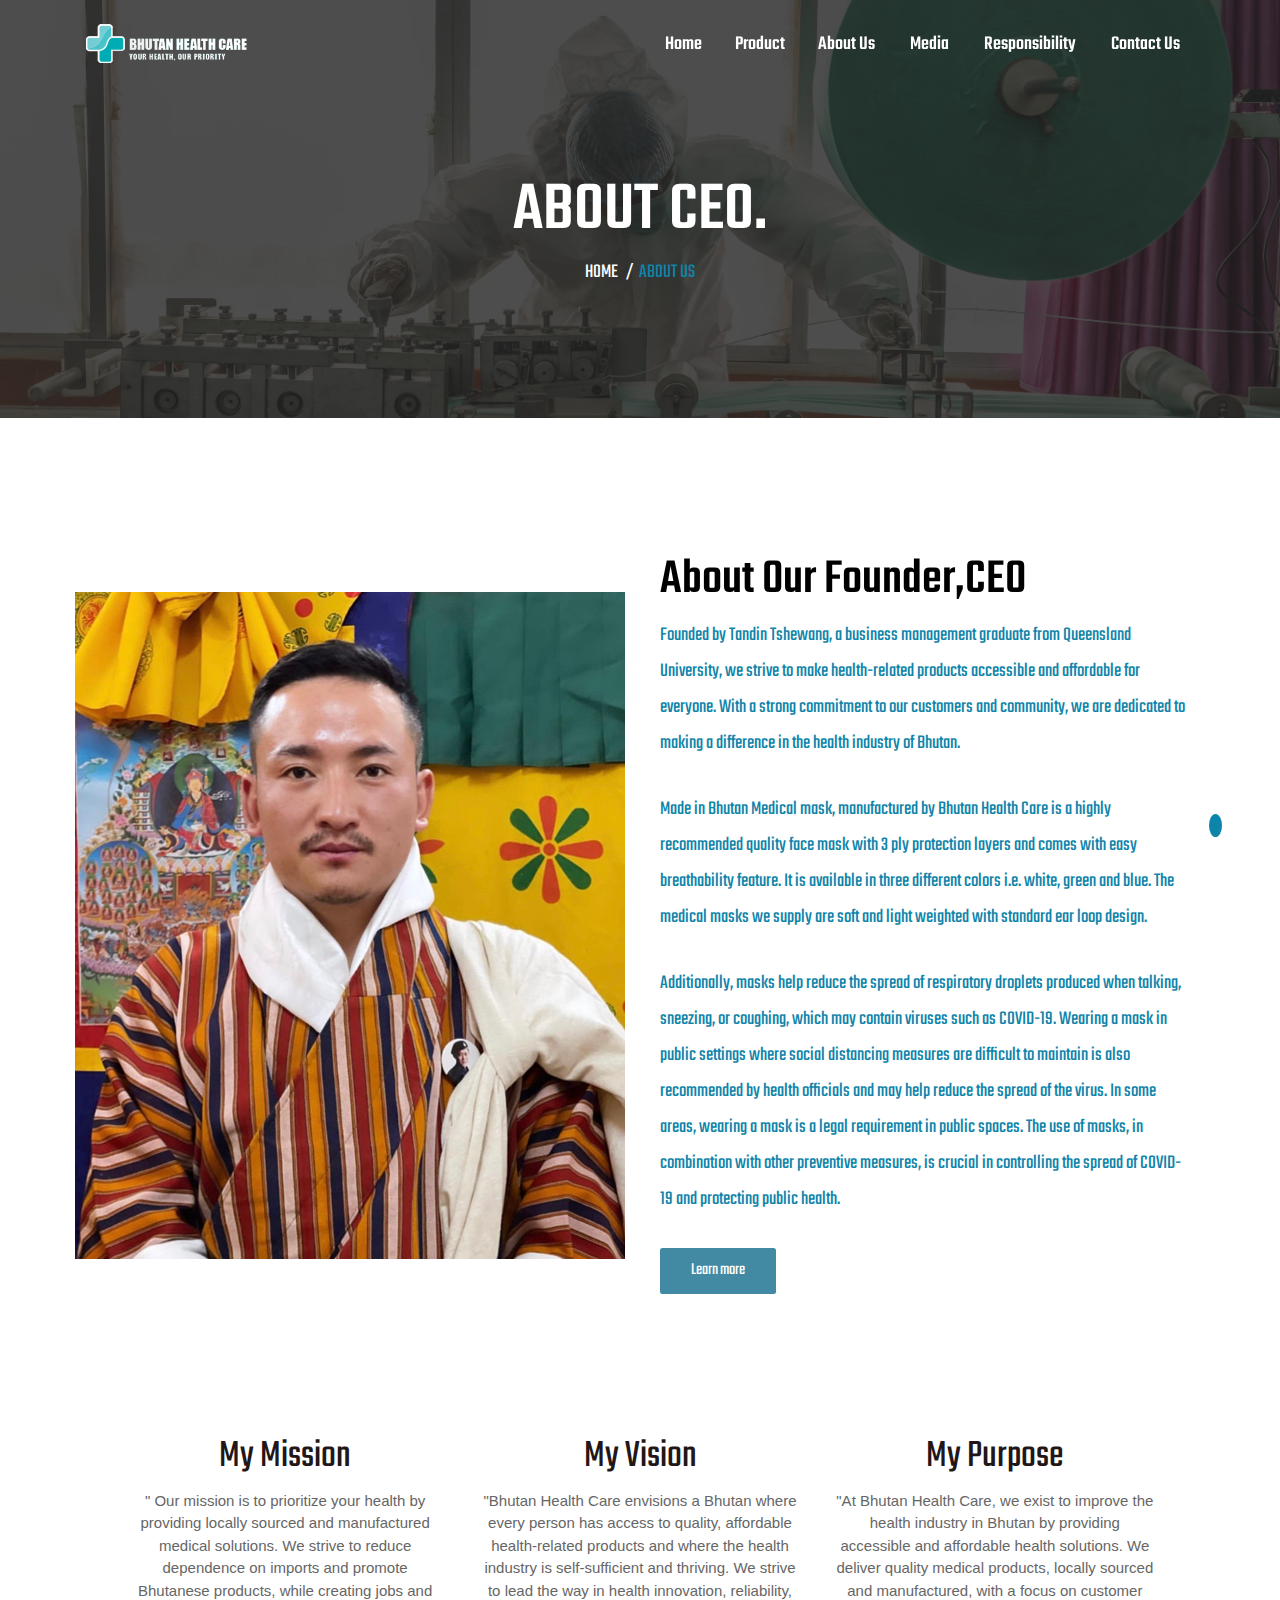
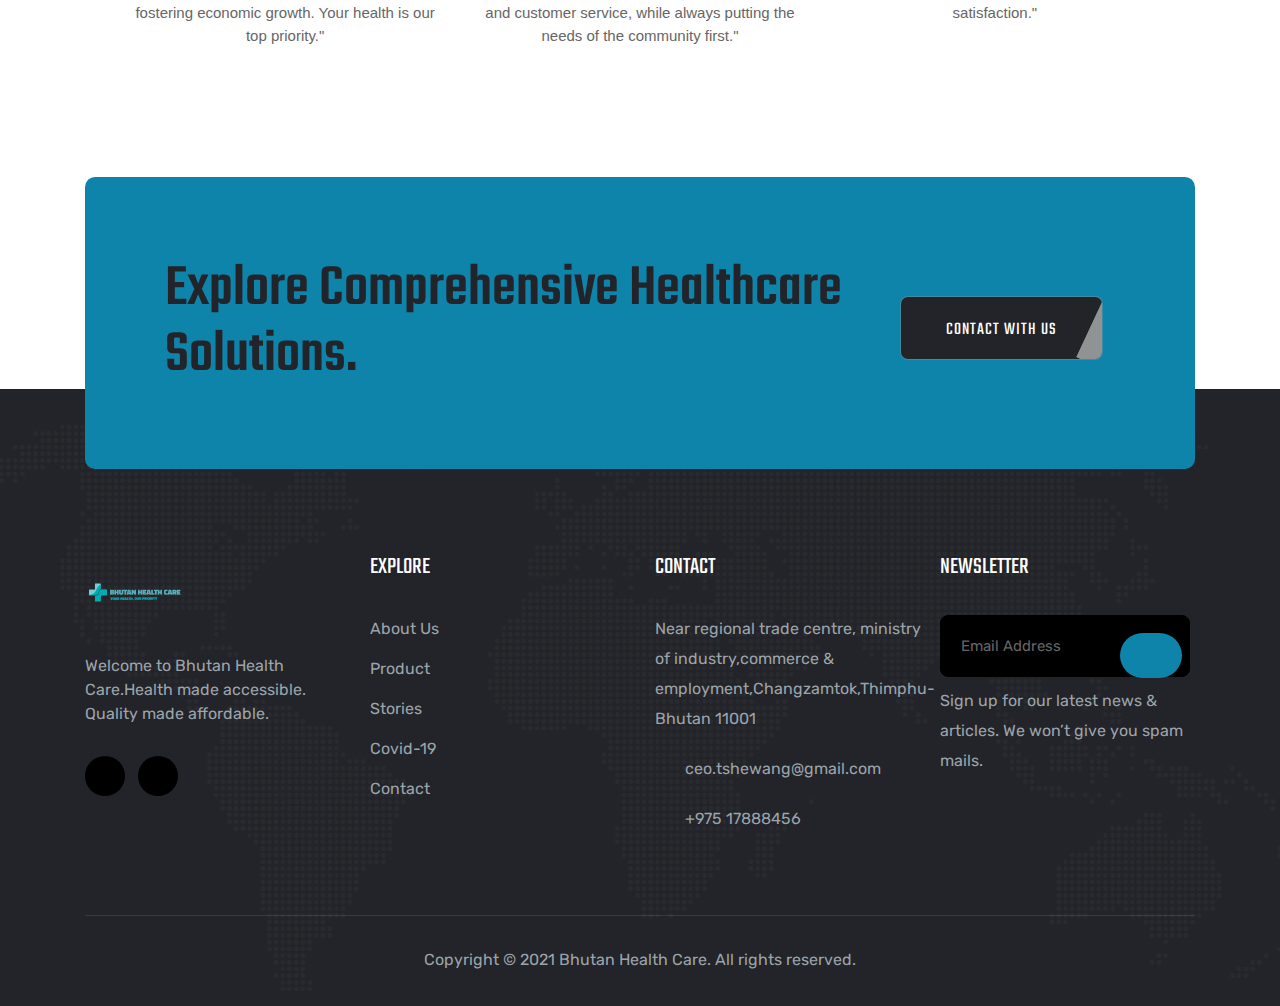
<file: ceo.html>
<!DOCTYPE html>
<html lang="en">
<head>
   <meta charset="UTF-8">
   <meta name="viewport" content="width=device-width, initial-scale=1.0">
   <meta http-equiv="X-UA-Compatible" content="ie=edge">
   <link rel="shortcut icon" href="img/logo copy REMEAK 2 (1).png">
   <!-- GOOGLE FONTS CDN LINK -->
   <link rel="preconnect" href="https://fonts.gstatic.com">
   <link href="https://fonts.googleapis.com/css2?family=Rubik:wght@300;400;500;600;700;800&family=Teko:wght@400;500;600;700&display=swap" rel="stylesheet">
   <!-- CSS LINK -->
   <link rel="stylesheet" href="css/bootstrap.css">
   <!-- AOS ANIAMATION PLUGIN -->
   <link rel="stylesheet" href="css/animate.css">
   <!-- OWL CAROUSEL PLUGIN -->
   <link rel="stylesheet" href="css/owl.carousel.min.css">
   <link rel="stylesheet" href="css/owl.theme.default.min.css">
   <!-- MAGNIFIC POPUP PLUGIN -->
   <link rel="stylesheet" href="css/magnific-popup.css">
   <link rel="stylesheet" href="css2/custom.css">
   <title>Bhutan Health Care</title>
</head>
<body>



   <!-- ======================================== NAVIGRATION ======================================== -->
   <nav id="navigration" class="navbar fixed-top p-0">
      <div class="container">
         <a class="logo" href="./index.html"><img src="./40.png" alt=""></a>
         <!-- <a class="logo" href="#">BHC</a> -->
         <div class="sidenav">
            <div class="header">
               <a class="logo d-lg-none" href="#">BHC</a>
               <a href="#" class="d-lg-none" id="showsidenav"><img src="img/icon/letter-x.png" alt=""> </a>
            </div>
            <ul class="mb-0">
               <li class="nav-item"><a class="nav-link" href="index.html">Home</a></li>
               <li class="nav-item"><a class="nav-link" href="product.html">Product</a></li>
              
               <li class="nav-item dropdown">
                  <a class="nav-link" data-toggle="collapse" href="#menu1">About Us <i class="fal fa-angle-down"></i></a>
                  <div id="menu1" class="dropdown-menus collapse">
                     <a class="dropdown-item" href="aboutus.html"><span>About Bhutan Health Care</span></a>
                     <a class="dropdown-item" href="values.html"><span>Vision & Values</span></a>
                     <a class="dropdown-item" href="ceo.html"><span>About Founder</span></a>
                    
                    
                  </div>
               </li>
               <li class="nav-item dropdown">
                  <a class="nav-link" data-toggle="collapse" href="#menu2">Media<i class="fal fa-angle-down"></i></a>
                  <div id="menu2" class="dropdown-menus collapse">
                     <a class="dropdown-item" href="press.html"><span>Press Release </span></a>
                     <a class="dropdown-item" href="story.html"><span>Stroies</span></a>
                    
                  </div>
               </li>
               <li class="nav-item dropdown">
                  <a class="nav-link" data-toggle="collapse" href="#menu3">Responsibility<i class="fal fa-angle-down"></i></a>
                  <div id="menu3" class="dropdown-menus collapse">
                    
                    
                    
                     <div class="dropdown-2">
                        <a class="dropdown-item" data-toggle="collapse" href="#menu4"><span>Covid-19</span> <i class="fal fa-angle-right"></i></a>
                        <div id="menu4" class="dropdown-menus-2 collapse">
                           <a class="dropdown-item" href="2019.html"><span>2019</span></a>
                           <a class="dropdown-item" href="2020.html"><span>2020</span></a>
                           <a class="dropdown-item" href="2021.html"><span>2021</span></a>
                        </div>
                     </div>
                  </div>
               </li>
               <li class="nav-item"><a class="nav-link" href="contact.html">Contact Us</a></li>
            </ul>
         </div>
        
         <div id="hamburger" class="d-lg-none">
            <img src="./1111.png" class="img01" alt="">
         </div>
      </div>
   </nav>




   <!-- ======================================== PAGE HEADER ======================================== -->
   <section id="pageHeader">
      <div class="overlay">
         <div class="container">
            <div class="row">
               <div class="col">
                  <div class="txt text-center">
                     <div class="sec-header">
                        
                        <h2>ABOUT CEO.</h2>
                        <p><a href="index.html">HOME</a> <span>/</span>ABOUT US</p>
                     </div>
                  </div>
               </div>
            </div>
         </div>
      </div>
   </section>









  

<section class="about" id="about">

   <!-- <h1 class="heading"> <span>Our Product</h1> -->
 
   <div class="row">
    
       <div class="image">
           <img src="img/ceo4.jpeg" alt="">
       </div>
 
       <div class="content">
           <h2>About Our Founder,CEO</h2>
           <p>
            Founded by Tandin Tshewang, a business management graduate from Queensland University, we strive to make health-related products accessible and affordable for everyone. With a strong commitment to our customers and community, we are dedicated to making a difference in the health industry of Bhutan.</p> 
            <p>Made in Bhutan Medical mask,
             manufactured by Bhutan Health Care is a
             highly recommended quality face mask
             with 3 ply protection layers and comes with
             easy breathability feature. It is available in
             three different colors i.e. white, green and
             blue. The medical masks we supply are soft
             and light weighted with standard ear loop
             design.</p>
           <p>Additionally, masks help reduce the spread of respiratory droplets produced when talking, sneezing, or coughing, which may contain viruses such as COVID-19. Wearing a mask in public settings where social distancing measures are difficult to maintain is also recommended by health officials and may help reduce the spread of the virus. In some areas, wearing a mask is a legal requirement in public spaces. The use of masks, in combination with other preventive measures, is crucial in controlling the spread of COVID-19 and protecting public health.</p>
           <a href="#" class="btn">Learn more</a>
       </div>
 
   </div>
 
 </section>
 
 <!-- Product section section ends -->



   
<!-- services section starts  -->

<section class="services" id="services">

   <!-- <h1 class="heading">
       <span>s</span>
       <span>e</span>
       <span>r</span>
       <span>v</span>
       <span>i</span>
       <span>c</span>
       <span>e</span>
       <span>s</span>
   </h1> -->

   <div class="box-container">

       
    <div class="box">
        <i class="fas fa-bullseye"></i>
        <h3>My Mission</h3>
        <p>" Our mission is to prioritize your health by providing locally sourced and manufactured medical solutions. We strive to reduce dependence on imports and promote Bhutanese products, while creating jobs and fostering economic growth. Your health is our top priority."</p>
    </div>
    <div class="box">
        <i class="fas fa-eye"></i>
        <h3>My Vision</h3>
        <p>"Bhutan Health Care envisions a Bhutan where every person has access to quality, affordable health-related products and where the health industry is self-sufficient and thriving. We strive to lead the way in health innovation, reliability, and customer service, while always putting the needs of the community first."</p>
    </div>
    <div class="box">
        <i class="fas fa-hiking"></i>
        <h3>My Purpose</h3>
        <p>"At Bhutan Health Care, we exist to improve the health industry in Bhutan by providing accessible and affordable health solutions. We deliver quality medical products, locally sourced and manufactured, with a focus on customer satisfaction."</p>
    </div>

   </div>

</section>

<!-- services section ends -->


   <!-- ======================================== CONTACT AREA 2 ======================================== -->
   <section id="contactArea">
      <div class="container">
         <div class="contact-box">
            <div class="row">
               <div class="col-lg-9 mb-3 mb-lg-0">
                  <div class="sec-header">
                     <h2>Explore Comprehensive Healthcare Solutions.</h2>
                  </div>
               </div>
               <div class="col-lg-3">
                  <a href="contact.html" class="btn layer-btn">CONTACT WITH US</a>
               </div>
            </div>
         </div>
      </div>
   </section>



   <!-- ======================================== FOOTER SECTION ======================================== -->
   <section id="footerSection">
      <div class="container">
         <div class="row">
            <div class="col-lg-3 col-md-6 mb-5 mb-lg-0">
               <div class="footer-box">
                  <!-- <a href="#" class="logo">BHC</a> -->
                  <a class="logo" href="#"><img src="img/final 123.png" alt=""></a>
                  <p class="about">Welcome to Bhutan Health Care.Health made accessible. Quality made affordable.</p>
                  <div class="social-links">
                     <a href="https://www.facebook.com/BhutanHealthCareltd/?comment_id=Y29tbWVudDozNDg3OTU4ODc1MjQ2MDRfNjQ2MzI0NjE3NjkzMzM5&paipv=0&eav=AfbjCYr1pkvLpBPgXSZpwGVc5sq4euzt2Jr7VgUDEpPgQvhFdbMPmIjGq51eBvugeis&_rdr"><i class="fab fa-facebook"></i></a>
                     
                     <a href="https://www.instagram.com/bhutanhealthcareltd/"><i class="fab fa-instagram"></i></a>
                     
                  </div>
               </div>
            </div>
            <div class="col-lg-3 col-md-6 mb-5 mb-lg-0">
               <div class="footer-box box2">
                  <p class="title">EXPLORE</p>
                  <ul>
                     <li><a href="aboutus.html">About Us</a></li>
                     <li><a href="product.html">Product</a></li>
                     <li><a href="story.html">Stories</a></li>
                     <li><a href="covid.html">Covid-19</a></li>
                     <li><a href="contact.html">Contact</a></li>
                    
                  </ul>
               </div>
            </div>
            <div class="col-lg-3 col-md-6 mb-5 mb-md-0">
               <div class="footer-box box3">
                  <p class="title">CONTACT</p>
                  <div class="icon-box">
                     <div class="icon">
                        <i class="fal fa-map-marker-alt"></i>
                     </div>
                     <div class="txt">
                        <span>Near regional trade centre, ministry of industry,commerce & employment,Changzamtok,Thimphu-Bhutan 11001</span>
                     </div>
                  </div>
                  <div class="icon-box">
                     <div class="icon">
                        <i class="fal fa-envelope"></i>
                     </div>
                     <div class="txt">
                        <span>ceo.tshewang@gmail.com</span>
                     </div>
                  </div>
                  <div class="icon-box mb-0">
                     <div class="icon">
                        <i class="fal fa-phone-alt"></i>
                     </div>
                     <div class="txt">
                        <span>+975 17888456</span>
                     </div>
                  </div>
               </div>
            </div>
            <div class="col-lg-3 col-md-6">
               <div class="footer-box box4">
                  <p class="title">NEWSLETTER</p>
                  <form>
                     <div class="form-group">
                        <input type="email" class="form-control" placeholder="Email Address">
                     </div>
                     <button type="submit" class="btn" name="button"><i class="fal fa-envelope"></i></button>
                  </form>
                  <span>Sign up for our latest news & articles. We won’t give you spam mails.</span>
               </div>
            </div>
         </div>
         <div class="copy-right">
            <div class="row">
               <div class="col">
                  <span>Copyright © 2021 Bhutan Health Care. All rights reserved.</span>
               </div>
            </div>
         </div>
      </div>
   </section>


   <!-- ======================================== SCROLL TO TOP ICON ======================================== -->
   <a href="#" class="scroll-up">
      <i class="fal fa-chevron-up"></i>
   </a>


   <script src="js/jquery.min.js"></script>
   <script src="js/bootstrap.min.js"></script>
   <script src="js/popper.min.js"></script>
   <script src="js/font-awesome-pro.js"></script>
   <!-- SCROLL ANIAMATION Plugin -->
   <script src="js/wow.min.js"></script>
   <!-- MIXIT UP Plugin -->
   <script src="js/mixitup.min.js"></script>
   <!-- MAGNIFIC POPUP Plugin -->
   <script src="js/jquery.magnific-popup.min.js"></script>
   <!-- CounterUp Plugin -->
   <script src="js/jquery.counterup.min.js"></script>
   <script src="js/jquery.waypoints.min.js"></script>
   <!-- OWL CAROUSEL Plugin -->
   <script src="js/owl.carousel.min.js"></script>
   <script src="js/custom.js"></script>
   <script>





   </script>
</body>
</html>
</file>
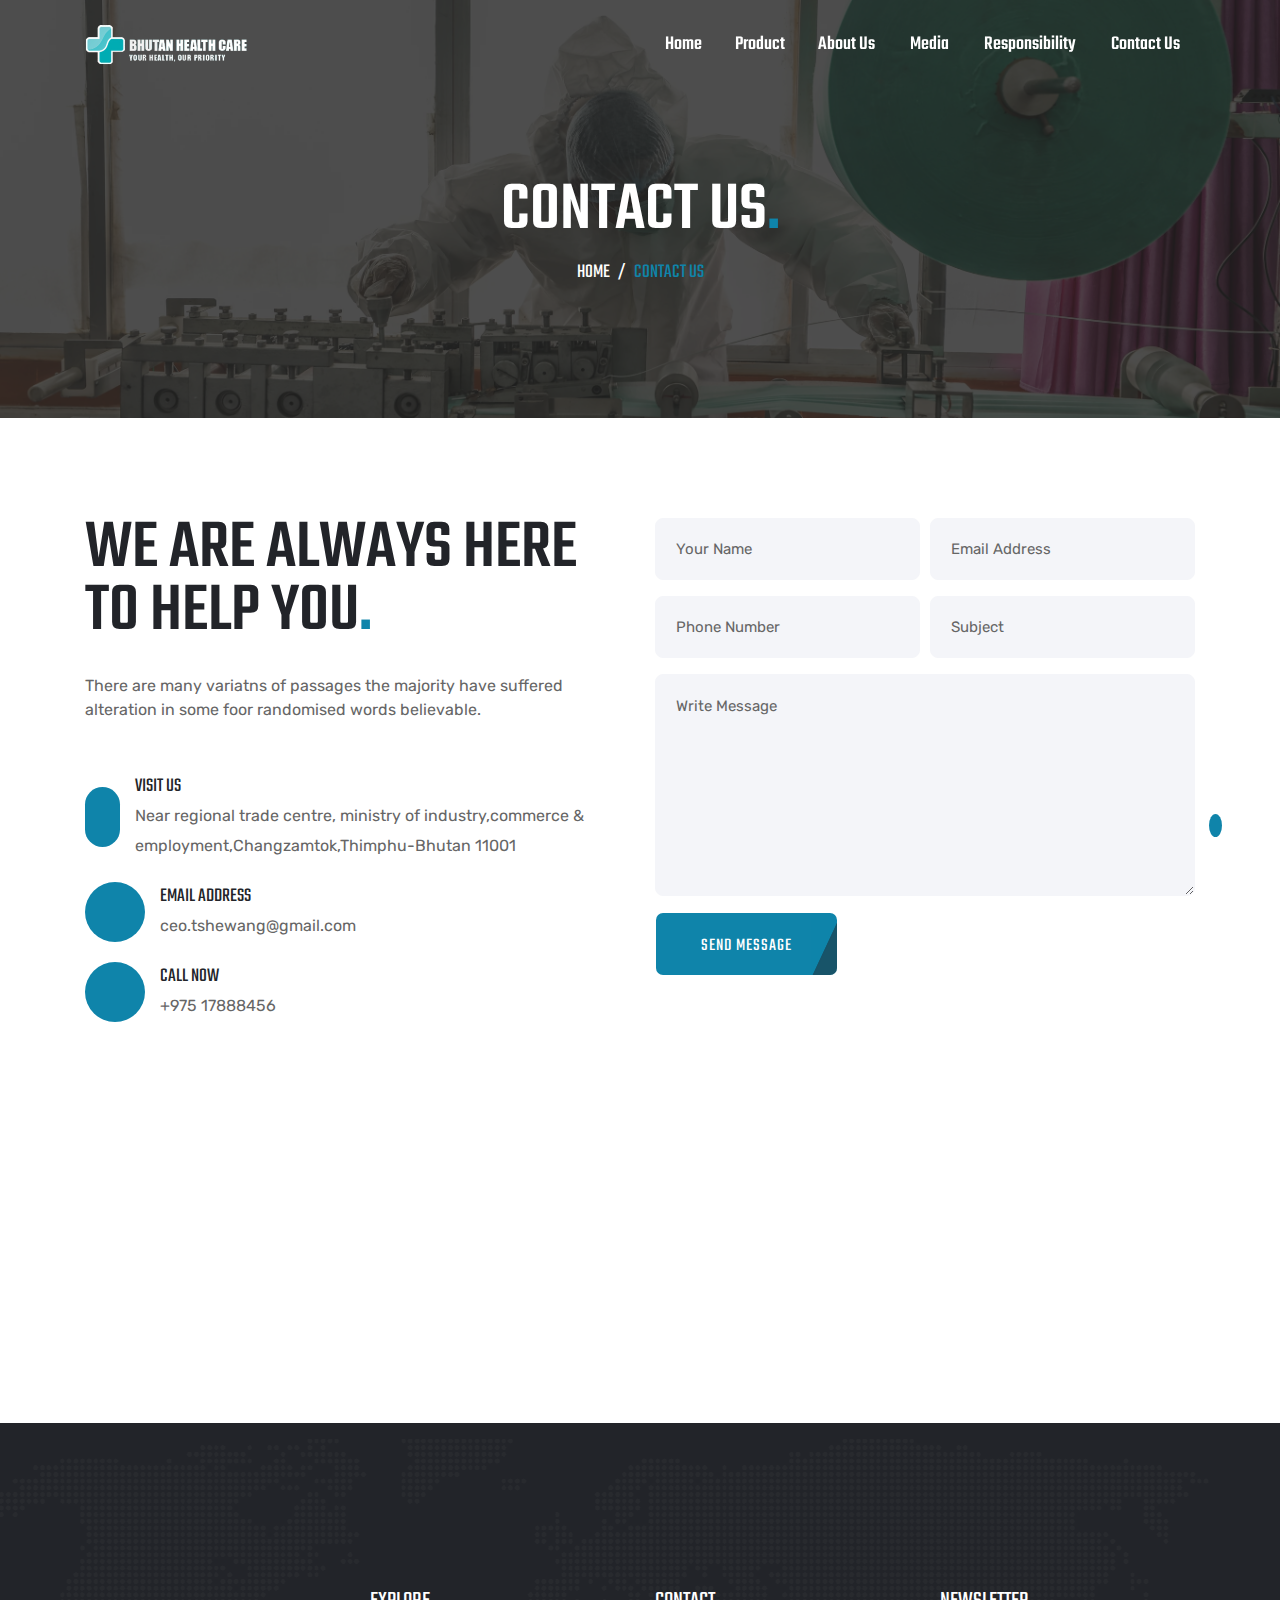
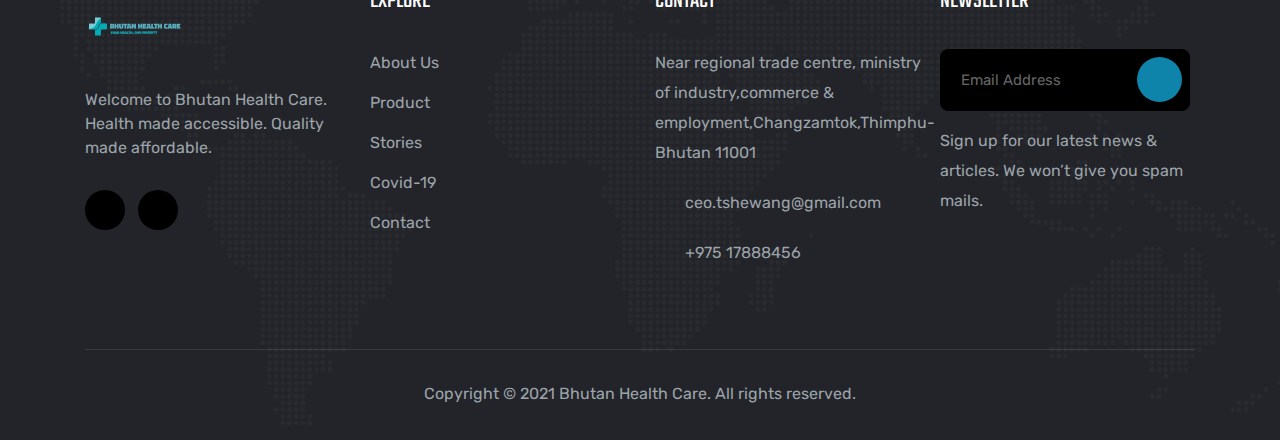
<file: contact.html>
<!DOCTYPE html>
<html lang="en">
<head>
   <meta charset="UTF-8">
   <meta name="viewport" content="width=device-width, initial-scale=1.0">
   <meta http-equiv="X-UA-Compatible" content="ie=edge">
   <link rel="shortcut icon" href="img/logo copy REMEAK 2 (1).png">
   <!-- GOOGLE FONTS CDN LINK -->
   <link rel="preconnect" href="https://fonts.gstatic.com">
   <link href="https://fonts.googleapis.com/css2?family=Rubik:wght@300;400;500;600;700;800&family=Teko:wght@400;500;600;700&display=swap" rel="stylesheet">
   <!-- CSS LINK -->
   <link rel="stylesheet" href="css/bootstrap.css">
   <!-- AOS ANIAMATION PLUGIN -->
   <link rel="stylesheet" href="css/animate.css">
   <!-- OWL CAROUSEL PLUGIN -->
   <link rel="stylesheet" href="css/owl.carousel.min.css">
   <link rel="stylesheet" href="css/owl.theme.default.min.css">
   <!-- MAGNIFIC POPUP PLUGIN -->
   <link rel="stylesheet" href="css/magnific-popup.css">
   <link rel="stylesheet" href="css/custom.css">
   <title>Bhutan Health Care</title>
</head>
<body>



   <!-- ======================================== NAVIGRATION ======================================== -->
   <nav id="navigration" class="navbar fixed-top p-0">
      <div class="container">
         <a class="logo" href="./aboutus.html"><img src="./40.png" alt=""></a>
         <!-- <a class="logo" href="#">BHC</a> -->
         <div class="sidenav">
            <div class="header">
               <a class="logo d-lg-none" href="#">BHC</a>
               <a href="#" class="d-lg-none" id="showsidenav"><img src="img/icon/letter-x.png" alt=""> </a>
            </div>
            <ul class="mb-0">
               <li class="nav-item"><a class="nav-link" href="index.html">Home</a></li>
               <li class="nav-item"><a class="nav-link" href="product.html">Product</a></li>
              
               <li class="nav-item dropdown">
                  <a class="nav-link" data-toggle="collapse" href="#menu1">About Us <i class="fal fa-angle-down"></i></a>
                  <div id="menu1" class="dropdown-menus collapse">
                     <a class="dropdown-item" href="aboutus.html"><span>About Bhutan Health Care</span></a>
                     <a class="dropdown-item" href="values.html"><span>Vision & Values</span></a>
                     <a class="dropdown-item" href="ceo.html"><span>About Founder</span></a>
                    
                    
                  </div>
               </li>
               <li class="nav-item dropdown">
                  <a class="nav-link" data-toggle="collapse" href="#menu2">Media<i class="fal fa-angle-down"></i></a>
                  <div id="menu2" class="dropdown-menus collapse">
                     <a class="dropdown-item" href="press.html"><span>Press Release </span></a>
                     <a class="dropdown-item" href="story.html"><span>Stroies</span></a>
                    
                  </div>
               </li>
               <li class="nav-item dropdown">
                  <a class="nav-link" data-toggle="collapse" href="#menu3">Responsibility<i class="fal fa-angle-down"></i></a>
                  <div id="menu3" class="dropdown-menus collapse">
                   
                    
                    
                     <div class="dropdown-2">
                        <a class="dropdown-item" data-toggle="collapse" href="#menu4"><span>Covid-19</span> <i class="fal fa-angle-right"></i></a>
                        <div id="menu4" class="dropdown-menus-2 collapse">
                           <a class="dropdown-item" href="2019.html"><span>2019</span></a>
                           <a class="dropdown-item" href="2020.html"><span>2020</span></a>
                           <a class="dropdown-item" href="2021.html"><span>2021</span></a>
                        </div>
                     </div>
                  </div>
               </li>
               <li class="nav-item"><a class="nav-link" href="contact.html">Contact Us</a></li>
            </ul>
         </div>
        
         <div id="hamburger" class="d-lg-none">
            <img src="./1111.png" class="img01" alt="">
         </div>
      </div>
   </nav>




   <!-- ======================================== PAGE HEADER ======================================== -->
   <section id="pageHeader">
      <div class="overlay">
         <div class="container">
            <div class="row">
               <div class="col">
                  <div class="txt text-center">
                     <div class="sec-header">
                        <h2>CONTACT US<span>.</span></h2>
                        <p><a href="index.html">HOME</a> <span>/</span> CONTACT US</p>
                     </div>
                  </div>
               </div>
            </div>
         </div>
      </div>
   </section>





   <!-- ======================================== CONTACT SECTION ======================================== -->
   <section id="contactSection">
      <div class="container">
         <div class="row">
            <div class="col-lg-6 mb-5 mb-lg-0">
               <div class="part1">
                  <div class="sec-header">
                     <h2>WE ARE ALWAYS HERE TO HELP YOU<span>.</span></h2>
                     <p>There are many variatns of passages the majority have suffered alteration in some foor randomised words believable.</p>
                  </div>
                  <div class="icon-box wow fadeInLeftBig" data-wow-duration="1.5s">
                     <div class="icon">
                        <i class="fal fa-map-marker-alt"></i>
                     </div>
                     <div class="txt">
                        <p>VISIT US</p>
                        <span>Near regional trade centre, ministry of industry,commerce & employment,Changzamtok,Thimphu-Bhutan 11001</span>
                     </div>
                  </div>
                  <div class="icon-box wow fadeInLeftBig" data-wow-duration="1.5s">
                     <div class="icon">
                        <i class="fal fa-envelope"></i>
                     </div>
                     <div class="txt">
                        <p>EMAIL ADDRESS</p>
                        <span>ceo.tshewang@gmail.com</span>
                     </div>
                  </div>
                  <div class="icon-box mb-0 wow fadeInLeftBig" data-wow-duration="1.5s">
                     <div class="icon">
                        <i class="fal fa-phone-alt"></i>
                     </div>
                     <div class="txt">
                        <p>CALL NOW</p>
                        <span>+975 17888456</span>
                     </div>
                  </div>
               </div>
            </div>
            <div class="col-lg-6">
               <form class="wow fadeInUpBig" data-wow-duration="1.5s">
                  <div class="form-row">
                     <div class="form-group col-md-6">
                        <input type="text" class="form-control" placeholder="Your Name">
                     </div>
                     <div class="form-group col-md-6">
                        <input type="email" class="form-control" placeholder="Email Address">
                     </div>
                     <div class="form-group col-md-6">
                        <input type="number" class="form-control" placeholder="Phone Number">
                     </div>
                     <div class="form-group col-md-6">
                        <input type="text" class="form-control" placeholder="Subject">
                     </div>
                     <div class="form-group col-12">
                        <textarea class="form-control" rows="8" cols="80" placeholder="Write Message"></textarea>
                     </div>
                  </div>
                  <button type="submit" class="btn layer-btn">SEND MESSAGE</button>
               </form>
            </div>
         </div>
      </div>
   </section>



   <section id="googleMap">
      <div class="container">
         <div class="row">
            <div class="col">
               <iframe src="https://www.google.com/maps/d/embed?mid=1Sm41TmXE8U4vhmXRcB2Dn0MVlgk&ll=27.49347914314856%2C90.03644364999997&z=11" width="100%" height="370" style="border:0;" allowfullscreen="" loading="lazy"></iframe>
            </div>
         </div>
      </div>
   </section>







   <!-- ======================================== FOOTER SECTION ======================================== -->
   <section id="footerSection">
      <div class="container">
         <div class="row">
            <div class="col-lg-3 col-md-6 mb-5 mb-lg-0">
               <div class="footer-box">
                  <!-- <a href="#" class="logo">BHC</a> -->
                  <a class="logo" href="#"><img src="img/final 123.png" alt=""></a>
                  <p class="about">Welcome to Bhutan Health Care. Health made accessible. Quality made affordable. </p>
                  <div class="social-links">
                     <a href="https://www.facebook.com/BhutanHealthCareltd/?comment_id=Y29tbWVudDozNDg3OTU4ODc1MjQ2MDRfNjQ2MzI0NjE3NjkzMzM5&paipv=0&eav=AfbjCYr1pkvLpBPgXSZpwGVc5sq4euzt2Jr7VgUDEpPgQvhFdbMPmIjGq51eBvugeis&_rdr"><i class="fab fa-facebook"></i></a>
                     
                     <a href="https://www.instagram.com/bhutanhealthcareltd/"><i class="fab fa-instagram"></i></a>
                     
                  </div>
               </div>
            </div>
            <div class="col-lg-3 col-md-6 mb-5 mb-lg-0">
               <div class="footer-box box2">
                  <p class="title">EXPLORE</p>
                  <ul>
                     <li><a href="aboutus.html">About Us</a></li>
                     <li><a href="product.html">Product</a></li>
                     <li><a href="stroy.html">Stories</a></li>
                     <li><a href="covid.html">Covid-19</a></li>
                     <li><a href="contact.html">Contact</a></li>
                    
                  </ul>
               </div>
            </div>
            <div class="col-lg-3 col-md-6 mb-5 mb-md-0">
               <div class="footer-box box3">
                  <p class="title">CONTACT</p>
                  <div class="icon-box">
                     <div class="icon">
                        <i class="fal fa-map-marker-alt"></i>
                     </div>
                     <div class="txt">
                        <span>Near regional trade centre, ministry of industry,commerce & employment,Changzamtok,Thimphu-Bhutan 11001</span>
                     </div>
                  </div>
                  <div class="icon-box">
                     <div class="icon">
                        <i class="fal fa-envelope"></i>
                     </div>
                     <div class="txt">
                        <span>ceo.tshewang@gmail.com</span>
                     </div>
                  </div>
                  <div class="icon-box mb-0">
                     <div class="icon">
                        <i class="fal fa-phone-alt"></i>
                     </div>
                     <div class="txt">
                        <span>+975 17888456</span>
                     </div>
                  </div>
               </div>
            </div>
            <div class="col-lg-3 col-md-6">
               <div class="footer-box box4">
                  <p class="title">NEWSLETTER</p>
                  <form>
                     <div class="form-group">
                        <input type="email" class="form-control" placeholder="Email Address">
                     </div>
                     <button type="submit" class="btn" name="button"><i class="fal fa-envelope"></i></button>
                  </form>
                  <span>Sign up for our latest news & articles. We won’t give you spam mails.</span>
               </div>
            </div>
         </div>
         <div class="copy-right">
            <div class="row">
               <div class="col">
                  <span>Copyright © 2021 Bhutan Health Care. All rights reserved.</span>
               </div>
            </div>
         </div>
      </div>
   </section>



   <!-- ======================================== SCROLL TO TOP ICON ======================================== -->
   <a href="#" class="scroll-up">
      <i class="fal fa-chevron-up"></i>
   </a>


   <script src="js/jquery.min.js"></script>
   <script src="js/bootstrap.min.js"></script>
   <script src="js/popper.min.js"></script>
   <script src="js/font-awesome-pro.js"></script>
   <!-- SCROLL ANIAMATION Plugin -->
   <script src="js/wow.min.js"></script>
   <!-- MIXIT UP Plugin -->
   <script src="js/mixitup.min.js"></script>
   <!-- MAGNIFIC POPUP Plugin -->
   <script src="js/jquery.magnific-popup.min.js"></script>
   <!-- CounterUp Plugin -->
   <script src="js/jquery.counterup.min.js"></script>
   <script src="js/jquery.waypoints.min.js"></script>
   <!-- OWL CAROUSEL Plugin -->
   <script src="js/owl.carousel.min.js"></script>
   <script src="js/custom.js"></script>
   <script>






   </script>
</body>
</html>
</file>
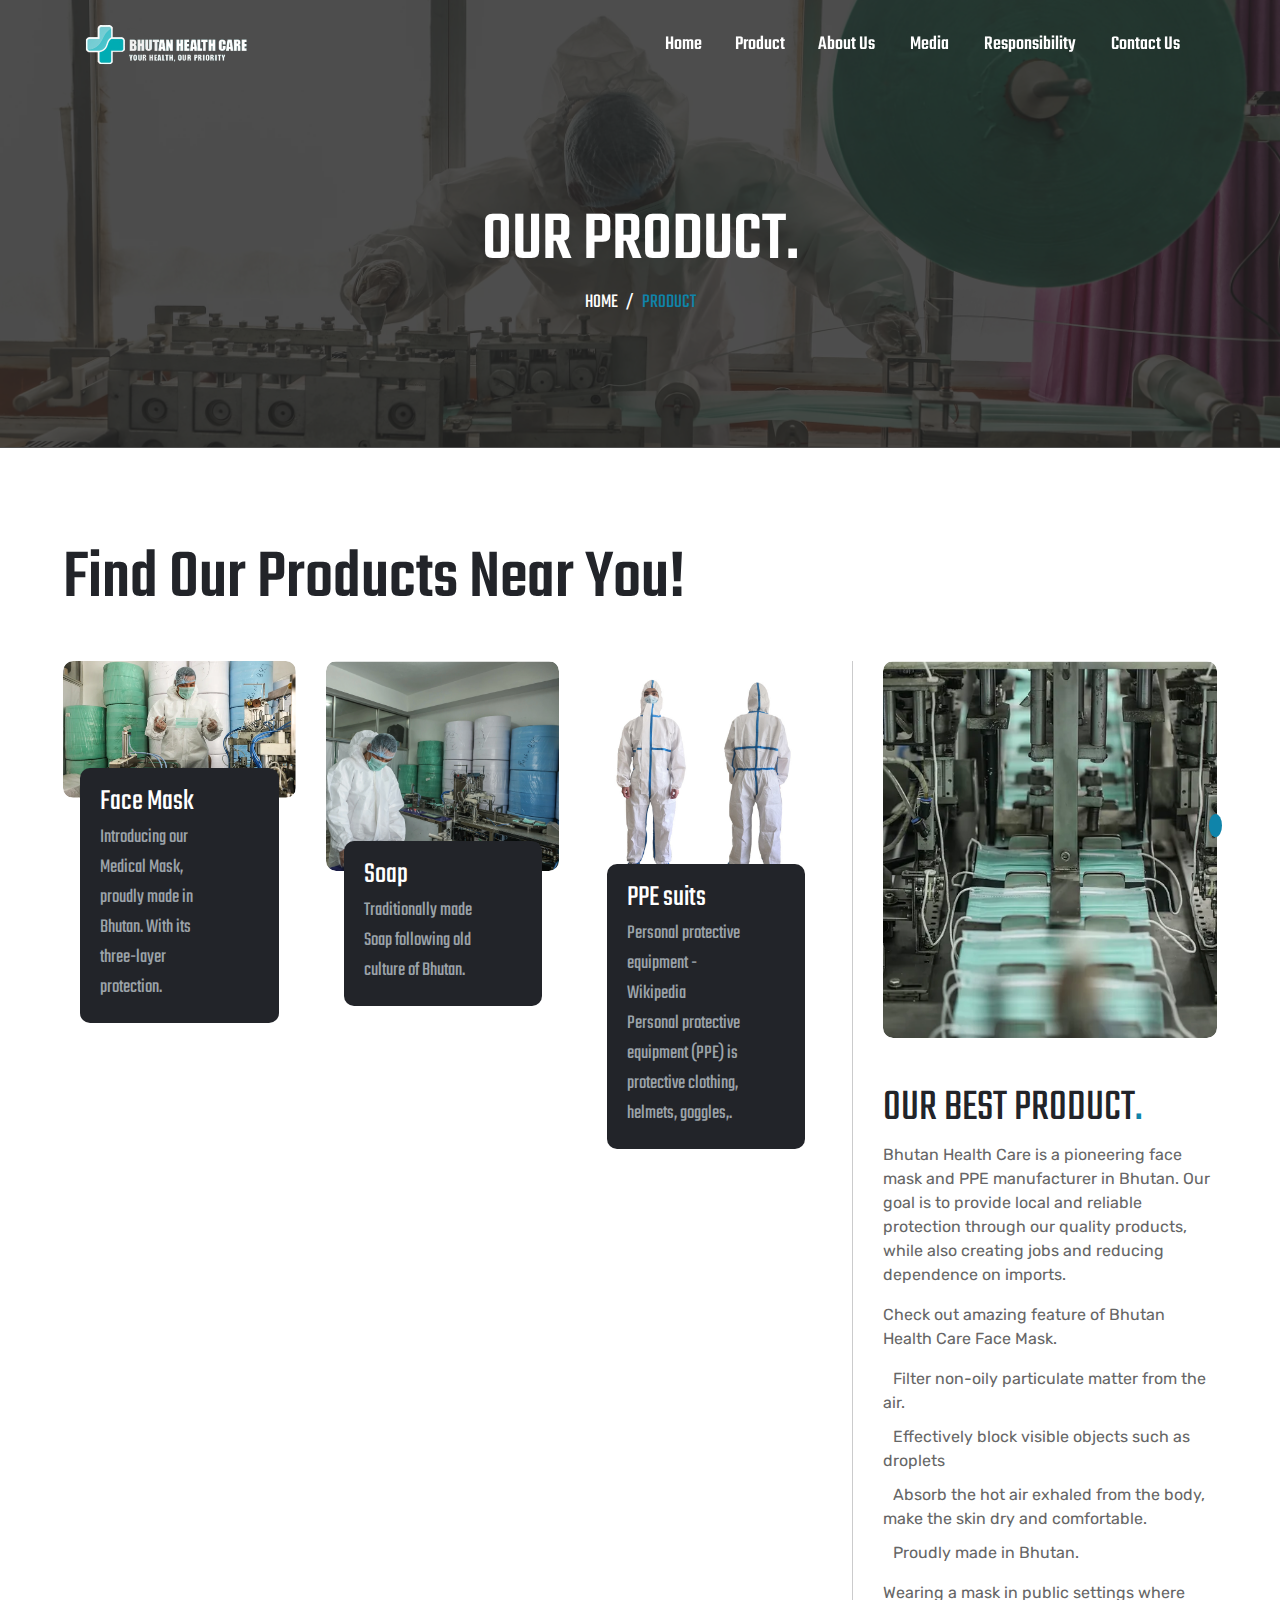
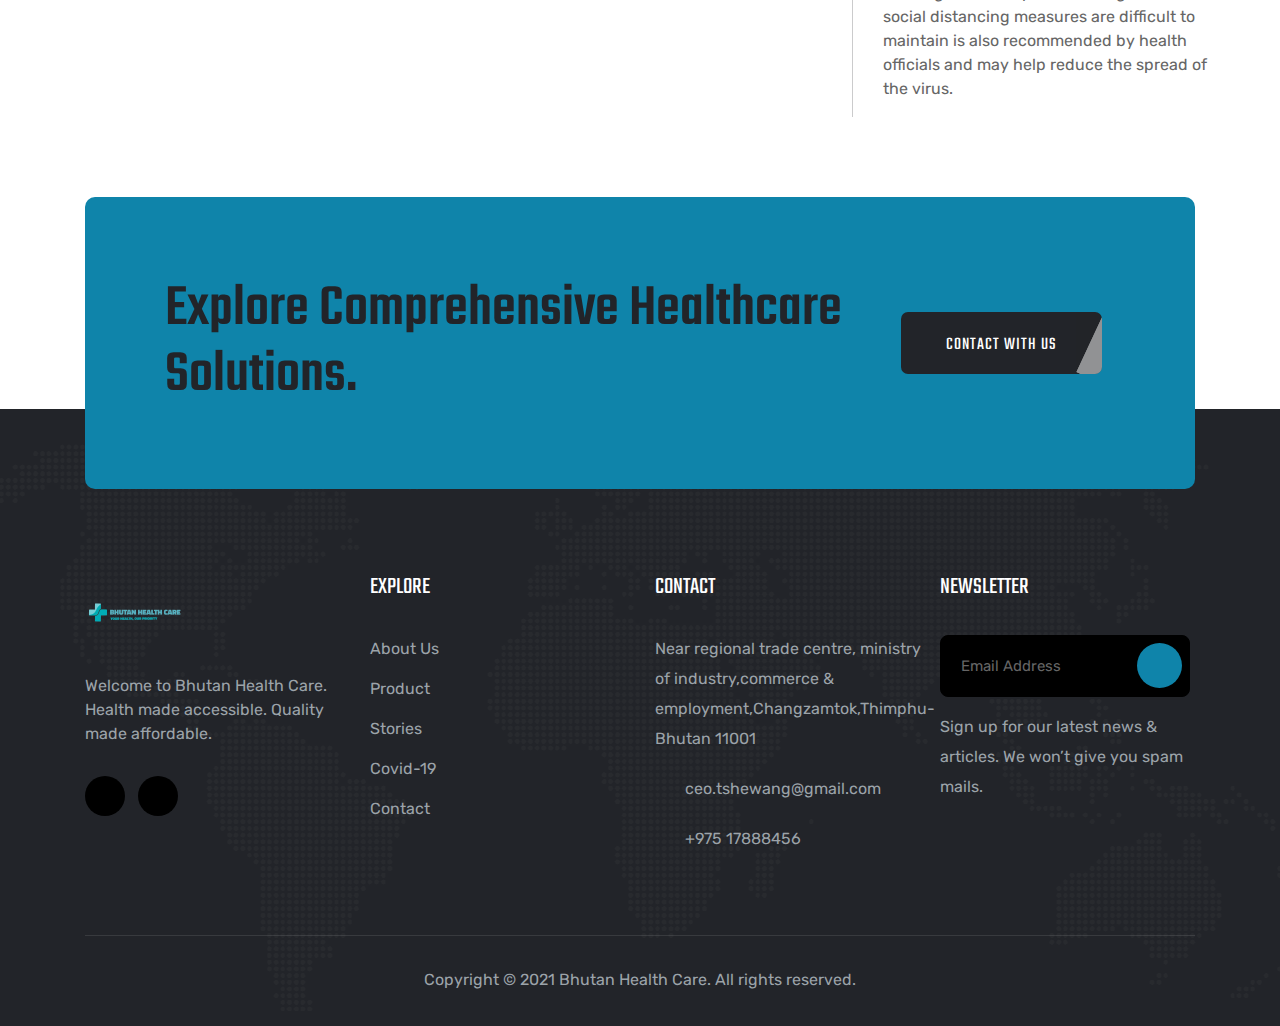
<file: product.html>
<!DOCTYPE html>
<html lang="en">
<head>
   <meta charset="UTF-8">
   <meta name="viewport" content="width=device-width, initial-scale=1.0">
   <meta http-equiv="X-UA-Compatible" content="ie=edge">
   <link rel="shortcut icon" href="img/logo copy REMEAK 2 (1).png">
   <!-- GOOGLE FONTS CDN LINK -->
   <link rel="preconnect" href="https://fonts.gstatic.com">
   <link href="https://fonts.googleapis.com/css2?family=Rubik:wght@300;400;500;600;700;800&family=Teko:wght@400;500;600;700&display=swap" rel="stylesheet">
   <!-- CSS LINK -->
   <link rel="stylesheet" href="css/bootstrap.css">
   <!-- AOS ANIAMATION PLUGIN -->
   <link rel="stylesheet" href="css/animate.css">
   <!-- OWL CAROUSEL PLUGIN -->
   <link rel="stylesheet" href="css/owl.carousel.min.css">
   <link rel="stylesheet" href="css/owl.theme.default.min.css">
   <!-- MAGNIFIC POPUP PLUGIN -->
   <link rel="stylesheet" href="css/magnific-popup.css">
   <link rel="stylesheet" href="css/custom.css">
   <title>Bhutan Health Care</title>
</head>
<body>



   <!-- ======================================== NAVIGRATION ======================================== -->
   <nav id="navigration" class="navbar fixed-top p-0">
      <div class="container">
         <a class="logo" href="./index.html"><img src="./40.png" alt=""></a>
         <!-- <a class="logo" href="#">BHC</a> -->
         <div class="sidenav">
            <div class="header">
               <a class="logo d-lg-none" href="#">BHC</a>
               <a href="#" class="d-lg-none" id="showsidenav"><img src="img/icon/letter-x.png" alt=""> </a>
            </div>
            <ul class="mb-0">
               <li class="nav-item"><a class="nav-link" href="index.html">Home</a></li>
               <li class="nav-item"><a class="nav-link" href="product.html">Product</a></li>
               
               <li class="nav-item dropdown">
                  <a class="nav-link" data-toggle="collapse" href="#menu1">About Us <i class="fal fa-angle-down"></i></a>
                  <div id="menu1" class="dropdown-menus collapse">
                     <a class="dropdown-item" href="aboutus.html"><span>About Bhutan Health Care</span></a>
                     <a class="dropdown-item" href="values.html"><span>Vision & Values</span></a>
                     <a class="dropdown-item" href="ceo.html"><span>About Founder</span></a>
                    
                    
                  </div>
               </li>
               <li class="nav-item dropdown">
                  <a class="nav-link" data-toggle="collapse" href="#menu2">Media<i class="fal fa-angle-down"></i></a>
                  <div id="menu2" class="dropdown-menus collapse">
                     <a class="dropdown-item" href="press.html"><span>Press Release </span></a>
                     <a class="dropdown-item" href="story.html"><span>Stroies</span></a>
                    
                  </div>
               </li>
               <li class="nav-item dropdown">
                  <a class="nav-link" data-toggle="collapse" href="#menu3">Responsibility<i class="fal fa-angle-down"></i></a>
                  <div id="menu3" class="dropdown-menus collapse">
                   
                    
                    
                     <div class="dropdown-2">
                        <a class="dropdown-item" data-toggle="collapse" href="#menu4"><span>Covid-19</span> <i class="fal fa-angle-right"></i></a>
                        <div id="menu4" class="dropdown-menus-2 collapse">
                           <a class="dropdown-item" href="2019.html"><span>2019</span></a>
                           <a class="dropdown-item" href="2020.html"><span>2020</span></a>
                           <a class="dropdown-item" href="2021.html"><span>2021</span></a>
                        </div>
                     </div>
                  </div>
               </li>
               <li class="nav-item"><a class="nav-link" href="contact.html">Contact Us</a></li>
            </ul>
         </div>
        
         <div id="hamburger" class="d-lg-none">
            <img src="./1111.png" class="img01" alt="">
         </div>
      </div>
   </nav>



   <!-- ======================================== PAGE HEADER ======================================== -->
   <section id="pageHeader">
      <div class="overlay">
         <div class="container">
            <div class="row">
               <div class="col">
                  <div class="txt text-center">
                     <div class="sec-header">
                         <br>
                        <h2>OUR PRODUCT.</h2>
                        <p><a href="index.html">HOME</a> <span>/</span> PRODUCT</p>
                     </div>
                  </div>
               </div>
            </div>
         </div>
      </div>
   </section>



   <!-- ======================================== FEATURE DETAILS ======================================== -->
   <!-- <section id="featureDetails">
      <div class="container">
         <div class="row">
            <div class="col">
               <div class="img-box">
                  <img src="img/service01.jpg" alt="">
               </div>
               <div class="txt-box">
                  <h3>OUR BEST SERVICE<span>.</span></h3>
                  <p>Lorem ipsum dolor sit amet, consectetur adipisicing elit. Cupiditate maxime hic. Lorem ipsum dolor sit amet, consectetur adipisicing elit. Perspiciatis temporibus inventore molestiae facilis est, quis quas minima vitae nesciunt totam. Recusandae pariatur aperiam quia ea autem eligendi, itaque neque corrupti! Earum expedita deleniti ducimus voluptas quis similique molestias aperiam aliquam itaque voluptatum, possimus. Doloribus consectetur minima quidem vitae soluta earum.</p>
                  <p>Lorem ipsum dolor sit amet, consectetur adipisicing elit. Cumque magnam itaque nemo ducimus dolorum at, est doloribus qui pariatur expedita.</p>
                  <p>Lorem ipsum dolor sit amet, consectetur adipisicing elit. Cumque magnam itaque nemo ducimus dolorum at, est doloribus qui pariatur expedita.</p>
               </div>
            </div>
         </div>
      </div>
   </section> -->







   <!-- ======================================== SPECIAL FEATURE ======================================== -->
   <section id="specialFeature" class="specialFeature2 px-lg-5">
      <div class="container">
         <div class="row">
            <div class="col">
               <div class="sec-header">
                  <h2>Find Our Products Near You!</h2>
               </div>
            </div>
         </div>
         <div class="row">
            <div class="col-md-8 ">
               <div class="row">
                  <div class="col-xl-4 col-md-6">
                     <div class="service-box">
                        <div class="img-box">
                           <img src="img/m2.png" alt="">
                        </div>
                        <div class="txt-box">
                           <h4>Face Mask</h4>
                           <p>Introducing our Medical Mask, proudly made in Bhutan. With its three-layer protection.</p>
                           <a href="product2.html" class="btn font-btn"><i class="fal fa-chevron-right" aria-hidden="true"></i></a>
                        </div>
                     </div>
                  </div>
                  <!-- <div class="col-xl-4 col-md-6">
                     <div class="service-box">
                        <div class="img-box">
                           <img src="img/service02.jpg" alt="">
                        </div>
                        <div class="txt-box">
                           <h4>OUR BEST SERVICE</h4>
                           <p>Lorem ipsum dolor sit amet, consectetur adipisicing elit.</p>
                           <a href="service.html" class="btn font-btn"><i class="fal fa-chevron-right" aria-hidden="true"></i></a>
                        </div>
                     </div>
                  </div>
                  <div class="col-xl-4 col-md-6">
                     <div class="service-box">
                        <div class="img-box">
                           <img src="img/service03.jpg" alt="">
                        </div>
                        <div class="txt-box">
                           <h4>OUR BEST SERVICE</h4>
                           <p>Lorem ipsum dolor sit amet, consectetur adipisicing elit.</p>
                           <a href="service.html" class="btn font-btn"><i class="fal fa-chevron-right" aria-hidden="true"></i></a>
                        </div>
                     </div>
                  </div>
                  <div class="col-xl-4 col-md-6">
                     <div class="service-box">
                        <div class="img-box">
                           <img src="img/service01.jpg" alt="">
                        </div>
                        <div class="txt-box">
                           <h4>OUR BEST SERVICE</h4>
                           <p>Lorem ipsum dolor sit amet, consectetur adipisicing elit.</p>
                           <a href="service.html" class="btn font-btn"><i class="fal fa-chevron-right" aria-hidden="true"></i></a>
                        </div>
                     </div>
                  </div> -->
                  <div class="col-xl-4 col-md-6">
                     <div class="service-box">
                        <div class="img-box">
                           <img src="img/p1.png" alt="">
                        </div>
                        <div class="txt-box">
                           <h4>Soap</h4>
                           <p>Traditionally made Soap following old culture of Bhutan.</p>
                           <a href="product2.html" class="btn font-btn"><i class="fal fa-chevron-right" aria-hidden="true"></i></a>
                        </div>
                     </div>
                  </div>
                  <div class="col-xl-4 col-md-6">
                     <div class="service-box">
                        <div class="img-box">
                           <img src="img/p2.jpeg" alt="">
                        </div>
                        <div class="txt-box">
                           <h4>PPE suits</h4>
                           <p>
                            Personal protective equipment - Wikipedia
                            Personal protective equipment (PPE) is protective clothing, helmets, goggles,.</p>
                           <a href="product2.html" class="btn font-btn"><i class="fal fa-chevron-right" aria-hidden="true"></i></a>
                        </div>
                     </div>
                  </div>
               </div>
            </div>
            <div class="col-md-4">
               <div id="featureDetails">
                  <div class="row">
                     <div class="col">
                        <div class="img-box">
                           <img src="img/m3.png" alt="">
                        </div>
                        <div class="txt-box">
                           <h3>OUR BEST PRODUCT<span>.</span></h3>
                           <p>Bhutan Health Care is a pioneering face mask and PPE manufacturer in Bhutan. Our goal is to provide local and reliable protection through our quality products, while also creating jobs and reducing dependence on imports.</p>
                           <p>Check out amazing feature of Bhutan Health Care Face Mask.</p>
                           <ul>
                             
                              <li><i class="fal fa-check"></i>Filter non-oily particulate matter from the air.</li>
                              <li><i class="fal fa-check"></i>Effectively block visible objects such as droplets</li>
                              <li><i class="fal fa-check"></i>Absorb the hot air exhaled from the body, make the skin dry and comfortable.</li>
                              <li><i class="fal fa-check"></i>Proudly made in Bhutan.</li>
                           </ul>
                           <p>Wearing a mask in public settings where social distancing measures are difficult to maintain is also recommended by health officials and may help reduce the spread of the virus.</p>
                        </div>
                     </div>
                  </div>
               </div>
            </div>
         </div>
      </div>
   </section>





   <!-- ======================================== CONTACT AREA 2 ======================================== -->
   <section id="contactArea">
      <div class="container">
         <div class="contact-box">
            <div class="row">
               <div class="col-lg-9 mb-3 mb-lg-0">
                  <div class="sec-header">
                     <h2>Explore Comprehensive Healthcare Solutions.</h2>
                  </div>
               </div>
               <div class="col-lg-3">
                  <a href="contact.html" class="btn layer-btn">CONTACT WITH US</a>
               </div>
            </div>
         </div>
      </div>
   </section>



   <!-- ======================================== FOOTER SECTION ======================================== -->
   <section id="footerSection">
      <div class="container">
         <div class="row">
            <div class="col-lg-3 col-md-6 mb-5 mb-lg-0">
               <div class="footer-box">
                  <!-- <a href="#" class="logo">BHC</a> -->
                  <a class="logo" href="#"><img src="img/final 123.png" alt=""></a>
                  <p class="about">Welcome to Bhutan Health Care. Health made accessible. Quality made affordable.</p>
                  <div class="social-links">
                     <a href="https://www.facebook.com/BhutanHealthCareltd/?comment_id=Y29tbWVudDozNDg3OTU4ODc1MjQ2MDRfNjQ2MzI0NjE3NjkzMzM5&paipv=0&eav=AfbjCYr1pkvLpBPgXSZpwGVc5sq4euzt2Jr7VgUDEpPgQvhFdbMPmIjGq51eBvugeis&_rdr"><i class="fab fa-facebook"></i></a>
                     
                     <a href="https://www.instagram.com/bhutanhealthcareltd/"><i class="fab fa-instagram"></i></a>
                     
                  </div>
               </div>
            </div>
            <div class="col-lg-3 col-md-6 mb-5 mb-lg-0">
               <div class="footer-box box2">
                  <p class="title">EXPLORE</p>
                  <ul>
                     <li><a href="aboutus.html">About Us</a></li>
                     <li><a href="product.html">Product</a></li>
                     <li><a href="story.html">Stories</a></li>
                     <li><a href="covid.html">Covid-19</a></li>
                     <li><a href="contact.html">Contact</a></li>
                    
                  </ul>
               </div>
            </div>
            <div class="col-lg-3 col-md-6 mb-5 mb-md-0">
               <div class="footer-box box3">
                  <p class="title">CONTACT</p>
                  <div class="icon-box">
                     <div class="icon">
                        <i class="fal fa-map-marker-alt"></i>
                     </div>
                     <div class="txt">
                        <span>Near regional trade centre, ministry of industry,commerce & employment,Changzamtok,Thimphu-Bhutan 11001</span>
                     </div>
                  </div>
                  <div class="icon-box">
                     <div class="icon">
                        <i class="fal fa-envelope"></i>
                     </div>
                     <div class="txt">
                        <span>ceo.tshewang@gmail.com</span>
                     </div>
                  </div>
                  <div class="icon-box mb-0">
                     <div class="icon">
                        <i class="fal fa-phone-alt"></i>
                     </div>
                     <div class="txt">
                        <span>+975 17888456</span>
                     </div>
                  </div>
               </div>
            </div>
            <div class="col-lg-3 col-md-6">
               <div class="footer-box box4">
                  <p class="title">NEWSLETTER</p>
                  <form>
                     <div class="form-group">
                        <input type="email" class="form-control" placeholder="Email Address">
                     </div>
                     <button type="submit" class="btn" name="button"><i class="fal fa-envelope"></i></button>
                  </form>
                  <span>Sign up for our latest news & articles. We won’t give you spam mails.</span>
               </div>
            </div>
         </div>
         <div class="copy-right">
            <div class="row">
               <div class="col">
                  <span>Copyright © 2021 Bhutan Health Care. All rights reserved.</span>
               </div>
            </div>
         </div>
      </div>
   </section>


   <!-- ======================================== SCROLL TO TOP ICON ======================================== -->
   <a href="#" class="scroll-up">
      <i class="fal fa-chevron-up"></i>
   </a>


   <script src="js/jquery.min.js"></script>
   <script src="js/bootstrap.min.js"></script>
   <script src="js/popper.min.js"></script>
   <script src="js/font-awesome-pro.js"></script>
   <!-- SCROLL ANIAMATION Plugin -->
   <script src="js/wow.min.js"></script>
   <!-- MIXIT UP Plugin -->
   <script src="js/mixitup.min.js"></script>
   <!-- MAGNIFIC POPUP Plugin -->
   <script src="js/jquery.magnific-popup.min.js"></script>
   <!-- CounterUp Plugin -->
   <script src="js/jquery.counterup.min.js"></script>
   <script src="js/jquery.waypoints.min.js"></script>
   <!-- OWL CAROUSEL Plugin -->
   <script src="js/owl.carousel.min.js"></script>
   <script src="js/custom.js"></script>
   <script>





   </script>
</body>
</html>
</file>
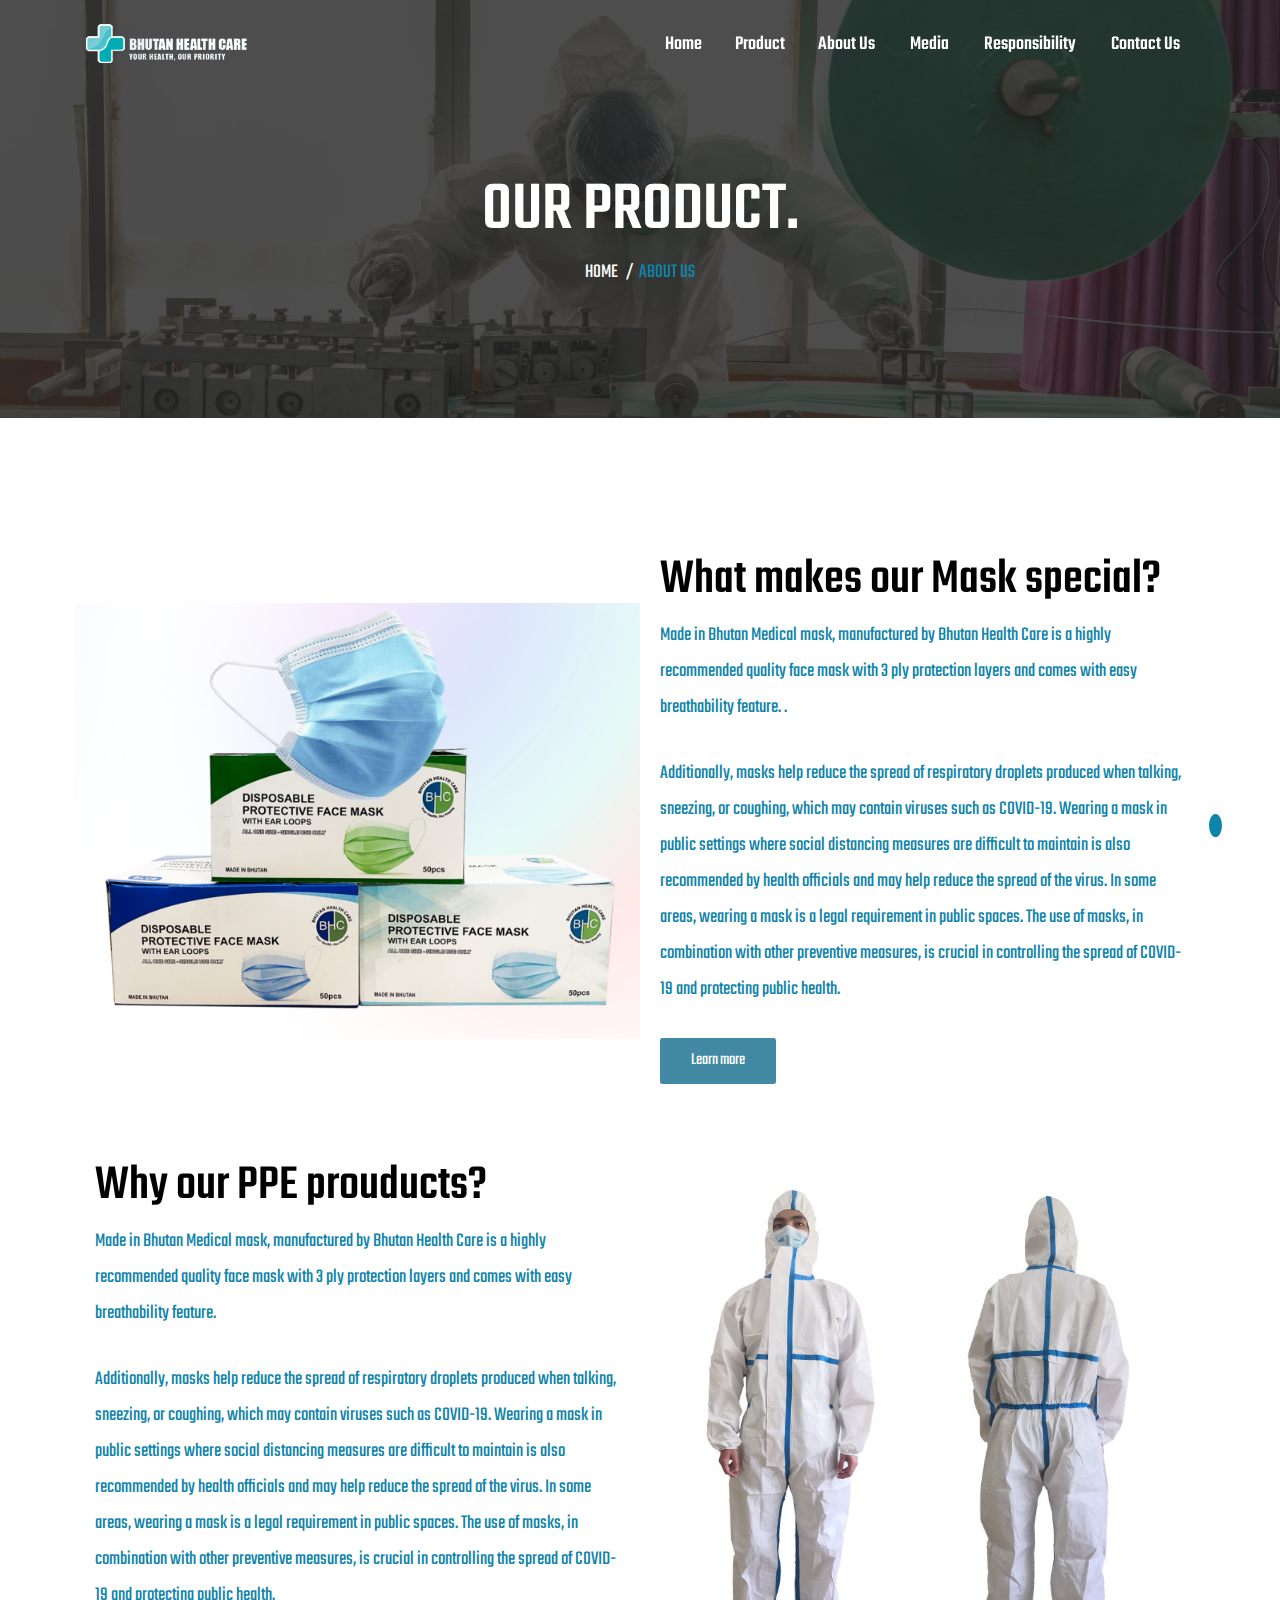
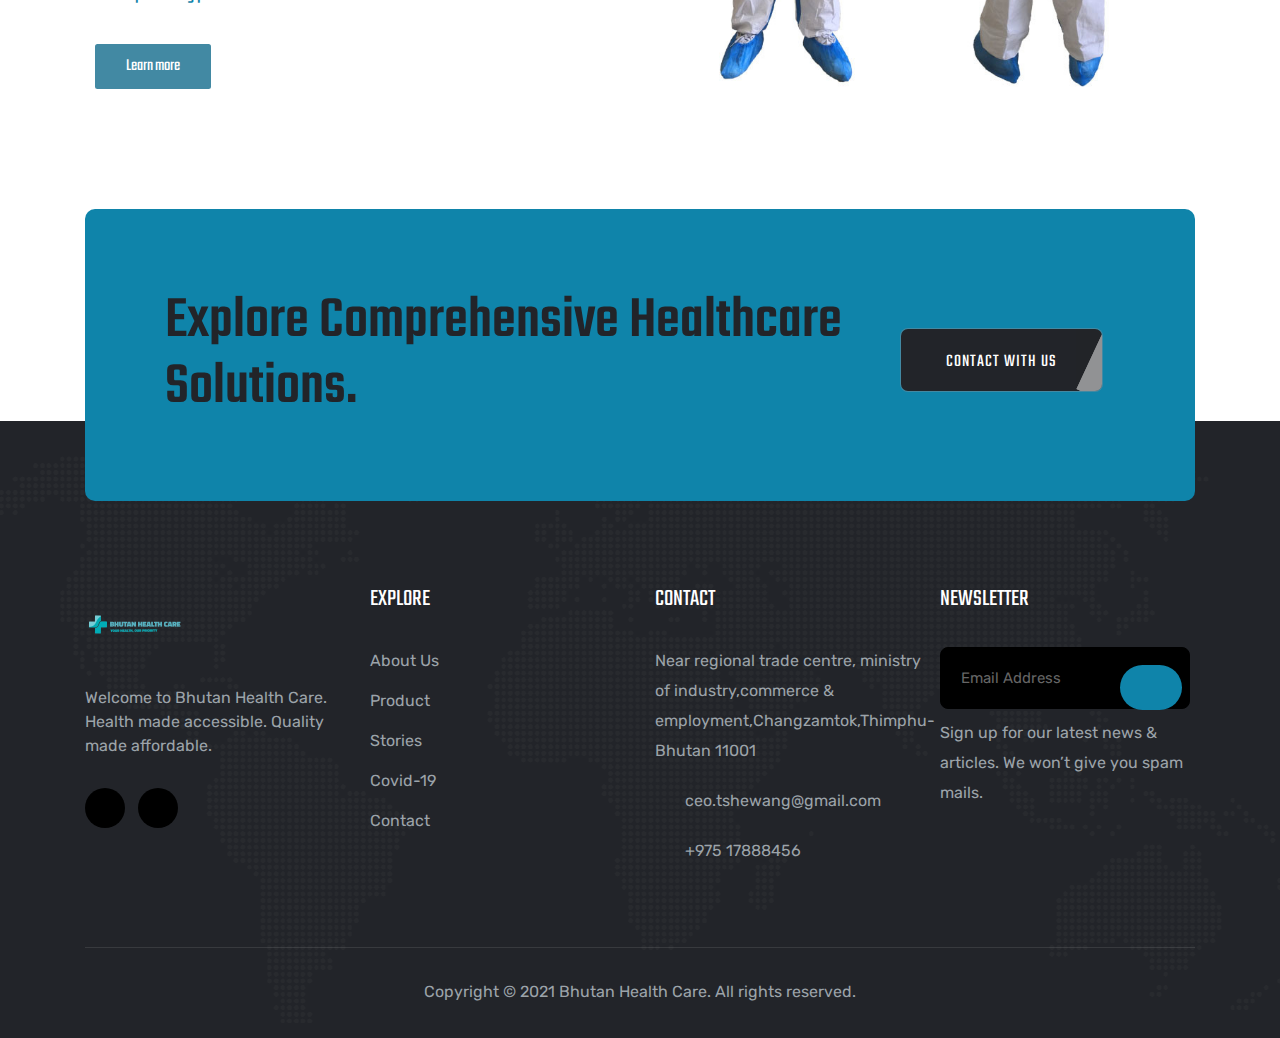
<file: product2.html>
<!DOCTYPE html>
<html lang="en">
<head>
   <meta charset="UTF-8">
   <meta name="viewport" content="width=device-width, initial-scale=1.0">
   <meta http-equiv="X-UA-Compatible" content="ie=edge">
   <link rel="shortcut icon" href="img/logo copy REMEAK 2 (1).png">
   <!-- GOOGLE FONTS CDN LINK -->
   <link rel="preconnect" href="https://fonts.gstatic.com">
   <link href="https://fonts.googleapis.com/css2?family=Rubik:wght@300;400;500;600;700;800&family=Teko:wght@400;500;600;700&display=swap" rel="stylesheet">
   <!-- CSS LINK -->
   <link rel="stylesheet" href="css/bootstrap.css">
   <!-- AOS ANIAMATION PLUGIN -->
   <link rel="stylesheet" href="css/animate.css">
   <!-- OWL CAROUSEL PLUGIN -->
   <link rel="stylesheet" href="css/owl.carousel.min.css">
   <link rel="stylesheet" href="css/owl.theme.default.min.css">
   <!-- MAGNIFIC POPUP PLUGIN -->
   <link rel="stylesheet" href="css/magnific-popup.css">
   <link rel="stylesheet" href="css2/custom.css">
   <title>Bhutan Health Care</title>
</head>
<body>



   <!-- ======================================== NAVIGRATION ======================================== -->
   <nav id="navigration" class="navbar fixed-top p-0">
    <div class="container">
       <a class="logo" href="./index.html"><img src="./40.png" alt=""></a>
       <!-- <a class="logo" href="#">BHC</a> -->
       <div class="sidenav">
          <div class="header">
             <a class="logo d-lg-none" href="#">BHC</a>
             <a href="#" class="d-lg-none" id="showsidenav"><img src="img/icon/letter-x.png" alt=""> </a>
          </div>
          <ul class="mb-0">
             <li class="nav-item"><a class="nav-link" href="index.html">Home</a></li>
             <li class="nav-item"><a class="nav-link" href="product.html">Product</a></li>
            
             <li class="nav-item dropdown">
                <a class="nav-link" data-toggle="collapse" href="#menu1">About Us <i class="fal fa-angle-down"></i></a>
                <div id="menu1" class="dropdown-menus collapse">
                   <a class="dropdown-item" href="aboutus.html"><span>About Bhutan Health Care</span></a>
                   <a class="dropdown-item" href="values.html"><span>Vision & Values</span></a>
                   <a class="dropdown-item" href="ceo.html"><span>About Founder</span></a>
                  
                  
                </div>
             </li>
             <li class="nav-item dropdown">
                <a class="nav-link" data-toggle="collapse" href="#menu2">Media<i class="fal fa-angle-down"></i></a>
                <div id="menu2" class="dropdown-menus collapse">
                   <a class="dropdown-item" href="press.html"><span>Press Release </span></a>
                   <a class="dropdown-item" href="story.html"><span>Stroies</span></a>
                  
                </div>
             </li>
             <li class="nav-item dropdown">
                <a class="nav-link" data-toggle="collapse" href="#menu3">Responsibility<i class="fal fa-angle-down"></i></a>
                <div id="menu3" class="dropdown-menus collapse">
                  
                  
                  
                   <div class="dropdown-2">
                      <a class="dropdown-item" data-toggle="collapse" href="#menu4"><span>Covid-19</span> <i class="fal fa-angle-right"></i></a>
                      <div id="menu4" class="dropdown-menus-2 collapse">
                         <a class="dropdown-item" href="2019.html"><span>2019</span></a>
                         <a class="dropdown-item" href="2020.html"><span>2020</span></a>
                         <a class="dropdown-item" href="2021.html"><span>2021</span></a>
                      </div>
                   </div>
                </div>
             </li>
             <li class="nav-item"><a class="nav-link" href="contact.html">Contact Us</a></li>
          </ul>
       </div>
      
       <div id="hamburger" class="d-lg-none">
          <img src="./1111.png" class="img01" alt="">
       </div>
    </div>
 </nav>



   <!-- ======================================== PAGE HEADER ======================================== -->
   <section id="pageHeader">
      <div class="overlay">
         <div class="container">
            <div class="row">
               <div class="col">
                  <div class="txt text-center">
                     <div class="sec-header">
                        
                        <h2>OUR PRODUCT.</h2>
                        <p><a href="index.html">HOME</a> <span>/</span>ABOUT US</p>
                     </div>
                  </div>
               </div>
            </div>
         </div>
      </div>
   </section>









  

<section class="about" id="about">

   <!-- <h1 class="heading"> <span>Our Product</h1> -->
 
   <div class="row">
 
       <div class="image">
           <img src="img/m1.png" alt="">
       </div>
 
       <div class="content">
           <h2>What makes our Mask special?</h2>
           <p>Made in Bhutan Medical mask,
             manufactured by Bhutan Health Care is a
             highly recommended quality face mask
             with 3 ply protection layers and comes with
             easy breathability feature. .</p>
           <p>Additionally, masks help reduce the spread of respiratory droplets produced when talking, sneezing, or coughing, which may contain viruses such as COVID-19. Wearing a mask in public settings where social distancing measures are difficult to maintain is also recommended by health officials and may help reduce the spread of the virus. In some areas, wearing a mask is a legal requirement in public spaces. The use of masks, in combination with other preventive measures, is crucial in controlling the spread of COVID-19 and protecting public health.</p>
           <a href="#" class="btn">Learn more</a>
       </div>
 
   </div>

   <div class="row">
 
   

    <div class="content">
        <h2>Why our PPE prouducts?</h2>
        <p>Made in Bhutan Medical mask,
          manufactured by Bhutan Health Care is a
          highly recommended quality face mask
          with 3 ply protection layers and comes with
          easy breathability feature.</p>
        <p>Additionally, masks help reduce the spread of respiratory droplets produced when talking, sneezing, or coughing, which may contain viruses such as COVID-19. Wearing a mask in public settings where social distancing measures are difficult to maintain is also recommended by health officials and may help reduce the spread of the virus. In some areas, wearing a mask is a legal requirement in public spaces. The use of masks, in combination with other preventive measures, is crucial in controlling the spread of COVID-19 and protecting public health.</p>
        <a href="#" class="btn">Learn more</a>
    </div>

    <div class="image">
        <img src="img/p2.jpeg" alt="">
    </div>

</div>
 
 </section>
 
 <!-- Product section section ends -->



 


   <!-- ======================================== CONTACT AREA 2 ======================================== -->
   <section id="contactArea">
      <div class="container">
         <div class="contact-box">
            <div class="row">
               <div class="col-lg-9 mb-3 mb-lg-0">
                  <div class="sec-header">
                     <h2>Explore Comprehensive Healthcare Solutions.</h2>
                  </div>
               </div>
               <div class="col-lg-3">
                  <a href="contact.html" class="btn layer-btn">CONTACT WITH US</a>
               </div>
            </div>
         </div>
      </div>
   </section>



   <!-- ======================================== FOOTER SECTION ======================================== -->
   <section id="footerSection">
      <div class="container">
         <div class="row">
            <div class="col-lg-3 col-md-6 mb-5 mb-lg-0">
               <div class="footer-box">
                  <!-- <a href="#" class="logo">BHC</a> -->
                  <a class="logo" href="#"><img src="img/final 123.png" alt=""></a>
                  <p class="about">Welcome to Bhutan Health Care. Health made accessible. Quality made affordable.</p>
                  <div class="social-links">
                     <a href="https://www.facebook.com/BhutanHealthCareltd/?comment_id=Y29tbWVudDozNDg3OTU4ODc1MjQ2MDRfNjQ2MzI0NjE3NjkzMzM5&paipv=0&eav=AfbjCYr1pkvLpBPgXSZpwGVc5sq4euzt2Jr7VgUDEpPgQvhFdbMPmIjGq51eBvugeis&_rdr"><i class="fab fa-facebook"></i></a>
                     
                     <a href="https://www.instagram.com/bhutanhealthcareltd/"><i class="fab fa-instagram"></i></a>
                     
                  </div>
               </div>
            </div>
            <div class="col-lg-3 col-md-6 mb-5 mb-lg-0">
               <div class="footer-box box2">
                  <p class="title">EXPLORE</p>
                  <ul>
                     <li><a href="aboutus.html">About Us</a></li>
                     <li><a href="product.html">Product</a></li>
                     <li><a href="story.html">Stories</a></li>
                     <li><a href="covid.html">Covid-19</a></li>
                     <li><a href="contact.html">Contact</a></li>
                    
                  </ul>
               </div>
            </div>
            <div class="col-lg-3 col-md-6 mb-5 mb-md-0">
               <div class="footer-box box3">
                  <p class="title">CONTACT</p>
                  <div class="icon-box">
                     <div class="icon">
                        <i class="fal fa-map-marker-alt"></i>
                     </div>
                     <div class="txt">
                        <span>Near regional trade centre, ministry of industry,commerce & employment,Changzamtok,Thimphu-Bhutan 11001</span>
                     </div>
                  </div>
                  <div class="icon-box">
                     <div class="icon">
                        <i class="fal fa-envelope"></i>
                     </div>
                     <div class="txt">
                        <span>ceo.tshewang@gmail.com</span>
                     </div>
                  </div>
                  <div class="icon-box mb-0">
                     <div class="icon">
                        <i class="fal fa-phone-alt"></i>
                     </div>
                     <div class="txt">
                        <span>+975 17888456</span>
                     </div>
                  </div>
               </div>
            </div>
            <div class="col-lg-3 col-md-6">
               <div class="footer-box box4">
                  <p class="title">NEWSLETTER</p>
                  <form>
                     <div class="form-group">
                        <input type="email" class="form-control" placeholder="Email Address">
                     </div>
                     <button type="submit" class="btn" name="button"><i class="fal fa-envelope"></i></button>
                  </form>
                  <span>Sign up for our latest news & articles. We won’t give you spam mails.</span>
               </div>
            </div>
         </div>
         <div class="copy-right">
            <div class="row">
               <div class="col">
                  <span>Copyright © 2021 Bhutan Health Care. All rights reserved.</span>
               </div>
            </div>
         </div>
      </div>
   </section>


   <!-- ======================================== SCROLL TO TOP ICON ======================================== -->
   <a href="#" class="scroll-up">
      <i class="fal fa-chevron-up"></i>
   </a>


   <script src="js/jquery.min.js"></script>
   <script src="js/bootstrap.min.js"></script>
   <script src="js/popper.min.js"></script>
   <script src="js/font-awesome-pro.js"></script>
   <!-- SCROLL ANIAMATION Plugin -->
   <script src="js/wow.min.js"></script>
   <!-- MIXIT UP Plugin -->
   <script src="js/mixitup.min.js"></script>
   <!-- MAGNIFIC POPUP Plugin -->
   <script src="js/jquery.magnific-popup.min.js"></script>
   <!-- CounterUp Plugin -->
   <script src="js/jquery.counterup.min.js"></script>
   <script src="js/jquery.waypoints.min.js"></script>
   <!-- OWL CAROUSEL Plugin -->
   <script src="js/owl.carousel.min.js"></script>
   <script src="js/custom.js"></script>
   <script>





   </script>
</body>
</html>
</file>
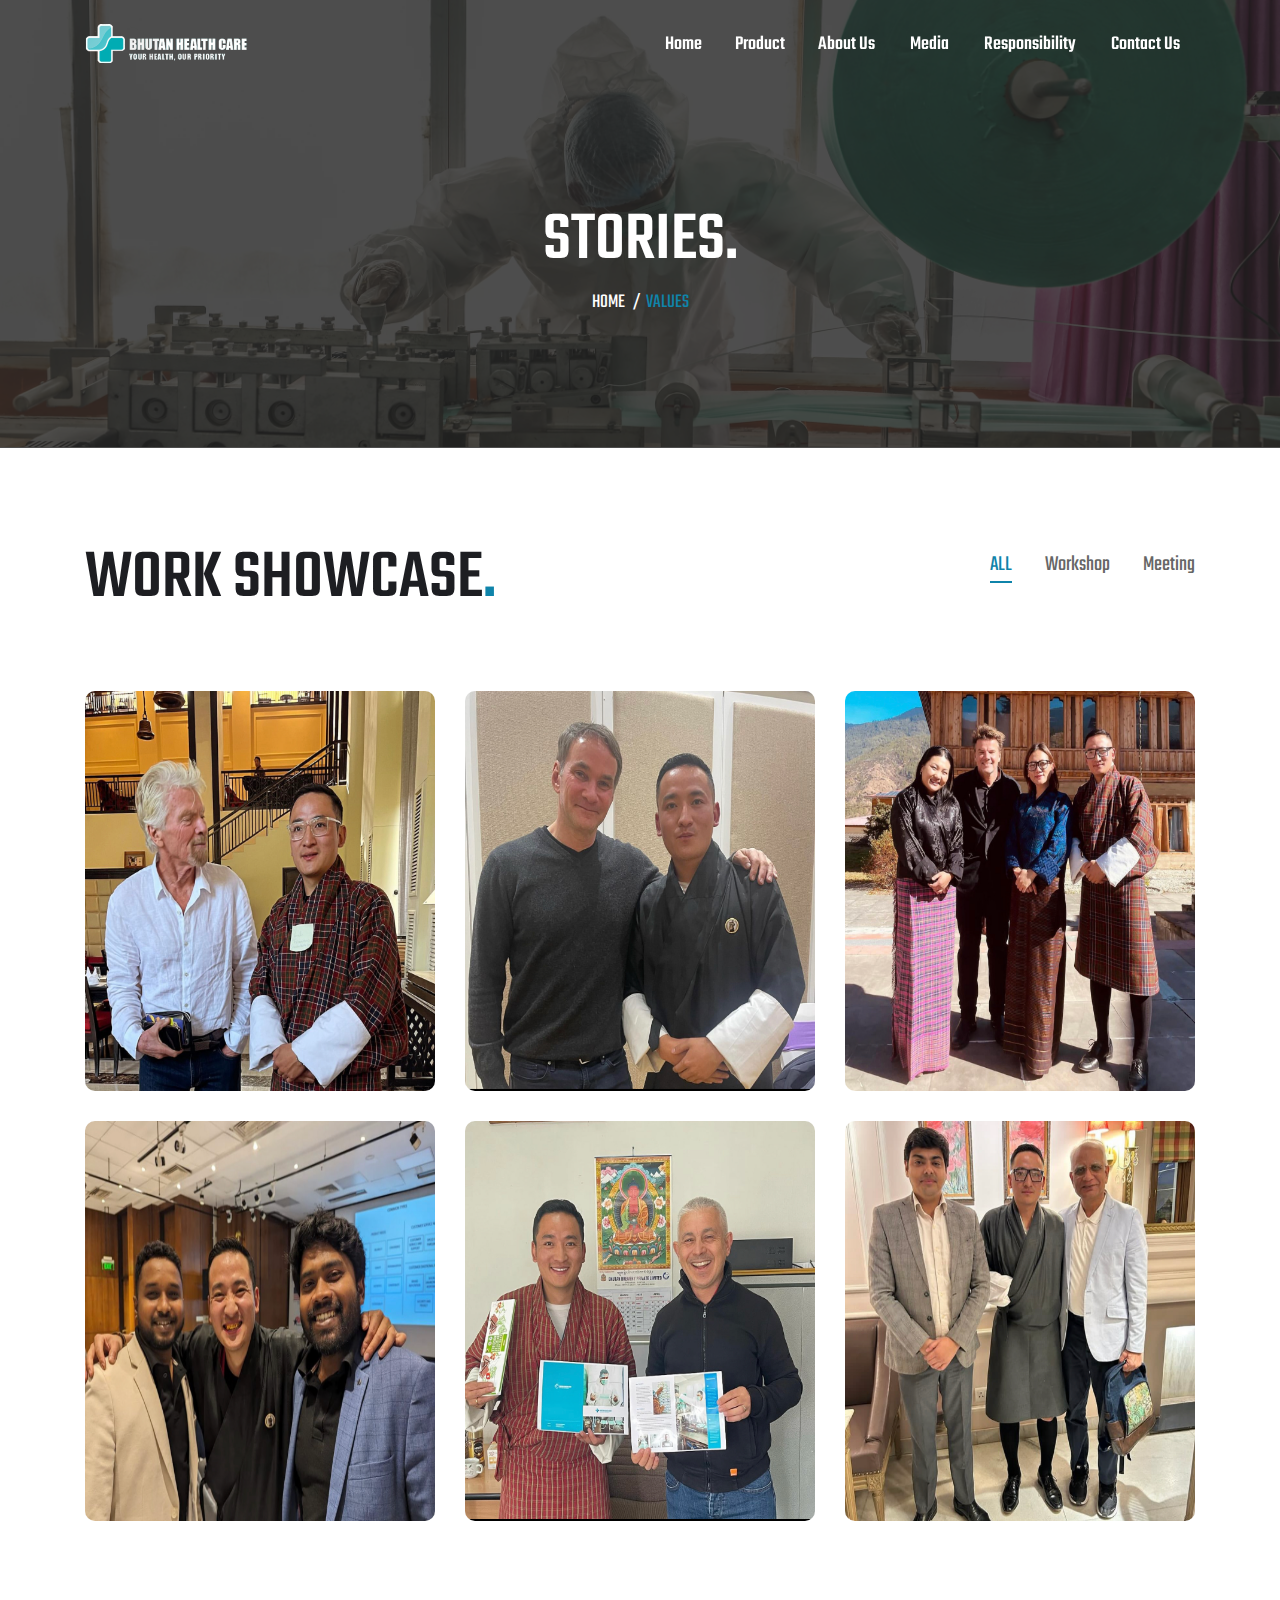
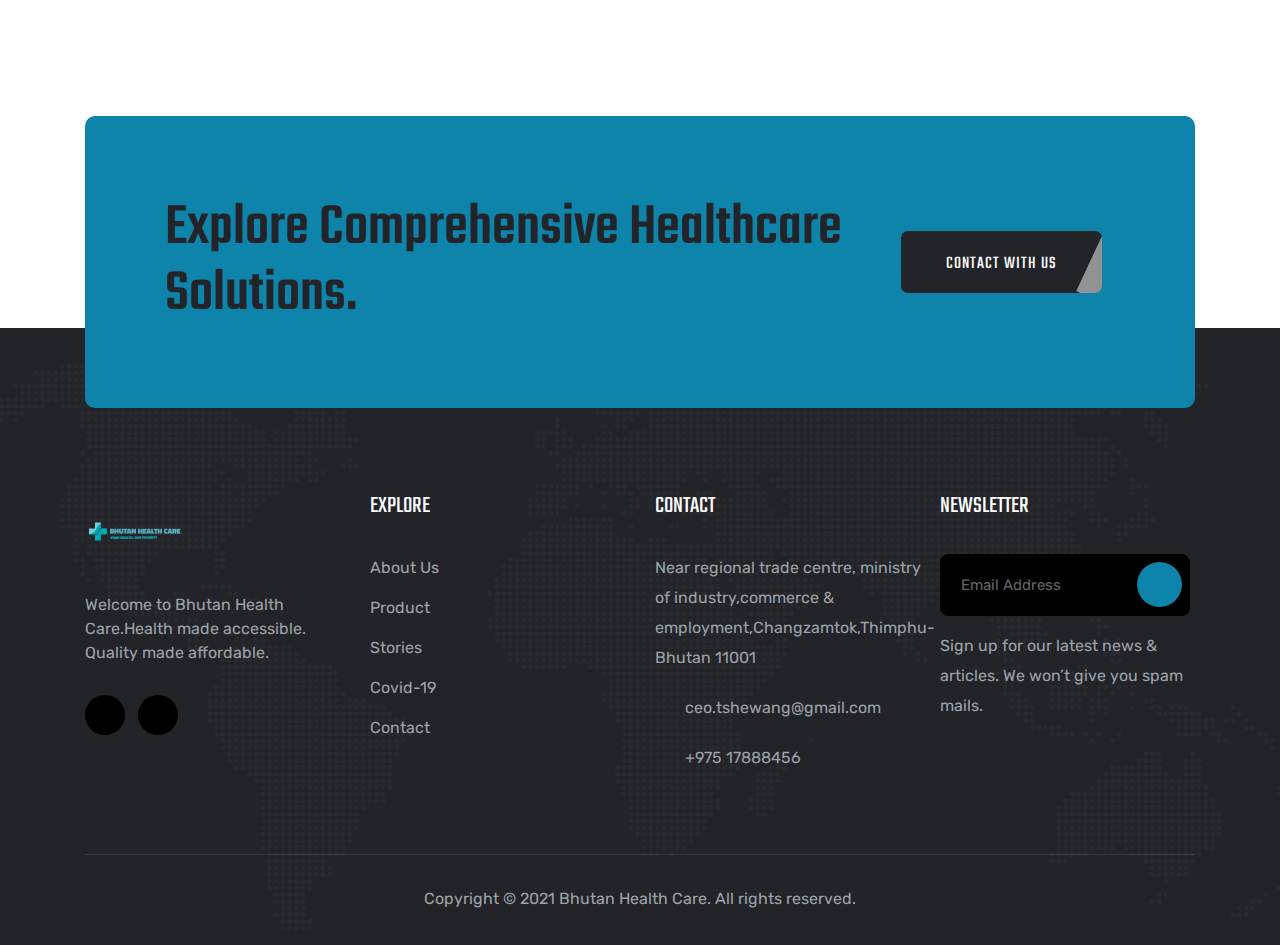
<file: story.html>
<!DOCTYPE html>
<html lang="en">
<head>
   <meta charset="UTF-8">
   <meta name="viewport" content="width=device-width, initial-scale=1.0">
   <meta http-equiv="X-UA-Compatible" content="ie=edge">
   <link rel="shortcut icon" href="img/logo copy REMEAK 2 (1).png">
   <!-- GOOGLE FONTS CDN LINK -->
   <link rel="preconnect" href="https://fonts.gstatic.com">
   <link href="https://fonts.googleapis.com/css2?family=Rubik:wght@300;400;500;600;700;800&family=Teko:wght@400;500;600;700&display=swap" rel="stylesheet">
   <!-- CSS LINK -->
   <link rel="stylesheet" href="css/bootstrap.css">
   <!-- AOS ANIAMATION PLUGIN -->
   <link rel="stylesheet" href="css/animate.css">
   <!-- OWL CAROUSEL PLUGIN -->
   <link rel="stylesheet" href="css/owl.carousel.min.css">
   <link rel="stylesheet" href="css/owl.theme.default.min.css">
   <!-- MAGNIFIC POPUP PLUGIN -->
   <link rel="stylesheet" href="css/magnific-popup.css">
   <link rel="stylesheet" href="css3/custom.css">
   <title>Bhutan Health Care</title>
</head>
<body>



   <!-- ======================================== NAVIGRATION ======================================== -->
   <nav id="navigration" class="navbar fixed-top p-0">
      <div class="container">
         <a class="logo" href="./index.html"><img src="./40.png" alt=""></a>
         <!-- <a class="logo" href="#">BHC</a> -->
         <div class="sidenav">
            <div class="header">
               <a class="logo d-lg-none" href="#">BHC</a>
               <a href="#" class="d-lg-none" id="showsidenav"><img src="img/icon/letter-x.png" alt=""> </a>
            </div>
            <ul class="mb-0">
               <li class="nav-item"><a class="nav-link" href="index.html">Home</a></li>
               <li class="nav-item"><a class="nav-link" href="product.html">Product</a></li>
               
               <li class="nav-item dropdown">
                  <a class="nav-link" data-toggle="collapse" href="#menu1">About Us <i class="fal fa-angle-down"></i></a>
                  <div id="menu1" class="dropdown-menus collapse">
                     <a class="dropdown-item" href="aboutus.html"><span>About Bhutan Health Care</span></a>
                     <a class="dropdown-item" href="values.html"><span>Vision & Values</span></a>
                     <a class="dropdown-item" href="ceo.html"><span>About Founder</span></a>
                    
                    
                  </div>
               </li>
               <li class="nav-item dropdown">
                  <a class="nav-link" data-toggle="collapse" href="#menu2">Media<i class="fal fa-angle-down"></i></a>
                  <div id="menu2" class="dropdown-menus collapse">
                     <a class="dropdown-item" href="press.html"><span>Press Release </span></a>
                     <a class="dropdown-item" href="story.html"><span>Stroies</span></a>
                    
                  </div>
               </li>
               <li class="nav-item dropdown">
                  <a class="nav-link" data-toggle="collapse" href="#menu3">Responsibility<i class="fal fa-angle-down"></i></a>
                  <div id="menu3" class="dropdown-menus collapse">
                    
                    
                    
                     <div class="dropdown-2">
                        <a class="dropdown-item" data-toggle="collapse" href="#menu4"><span>Covid-19</span> <i class="fal fa-angle-right"></i></a>
                        <div id="menu4" class="dropdown-menus-2 collapse">
                           <a class="dropdown-item" href="2019.html"><span>2019</span></a>
                           <a class="dropdown-item" href="2020.html"><span>2020</span></a>
                           <a class="dropdown-item" href="2021.html"><span>2021</span></a>
                        </div>
                     </div>
                  </div>
               </li>
               <li class="nav-item"><a class="nav-link" href="contact.html">Contact Us</a></li>
            </ul>
         </div>
        
         <div id="hamburger" class="d-lg-none">
            <img src="./1111.png" class="img01" alt="">
         </div>
      </div>
   </nav>



   <!-- ======================================== PAGE HEADER ======================================== -->
   <section id="pageHeader">
      <div class="overlay">
         <div class="container">
            <div class="row">
               <div class="col">
                  <div class="txt text-center">
                     <div class="sec-header">
                        <br>
                        <h2>STORIES.</h2>
                        <p><a href="index.html">HOME</a> <span>/</span>VALUES</p>
                     </div>
                  </div>
               </div>
            </div>
         </div>
      </div>
   </section>
 



   
   <!-- ======================================== PORTFOLIO SECTION ======================================== -->
   <section id="portfolioSection">
    <div class="container">
       <div class="row">
          <div class="col-lg-6">
             <div class="sec-header">
                <h2>WORK SHOWCASE<span>.</span></h2>
             </div>
          </div>
          <div class="col-lg-6">
             <div class="indicator float-lg-right">
                <span class="mixer active" data-filter="all">ALL</span>
                <span class="mixer" data-filter=".web">Workshop</span>
                <span class="mixer" data-filter=".branding">Meeting</span>
                
             </div>
          </div>
       </div>
       <div id="portfolio">
          <div class="row">
             <div class="col-md-6 col-lg-4 mix web">
                <div class="portfolio-box">
                   <div class="img-box">
                      <a href="#portfolioPreview01" class="popup-with-zoom-anim">
                         <img src="img/ss1.jpg" class="img-fluid" alt="">
                      </a>
                      <div id="portfolioPreview01" class="zoom-anim-dialog mfp-hide portfolio-preview">
                         <div class="row">
                            <div class="col-md-6 mb-5 mb-lg-0">
                               <div class="img-box">
                                  <img src="img/ss1.jpg" class="img-fluid" alt="">
                               </div>
                            </div>
                            <div class="col-md-6">
                               <div class="description">
                                  <h4>Insight</h4>
                                  <p>I met Sir Richard Branson and his son this afternoon at Pemako (Taj Tashi). I had the privilege to talk with him about my entrepreneurial journey and startup. At the end of our conversation, I asked for advice, and he was kind enough to express that Branson has been involved in a number of failed business ventures, such as Virgin Cola, Virgin Cars, Virgin Publishing, Virgin Clothing, and Virgin Brides..</p>
                                  <ul>
                                     <li><i class="fal fa-file-alt"></i> Project : <span>Website</span></li>
                                     
                                     <li class="mb-0"><i class="fal fa-external-link"></i> Preview : <a href="#" target="_blank">www.khadighar.com</a></li>
                                  </ul>
                               </div>
                            </div>
                         </div>
                      </div>
                   </div>
                   <div class="hover-txt">
                      <span class="category">With Sir Richard Branson</span>
                      <p>Meet Up</p>
                   </div>
                </div>
             </div>
             <div class="col-md-6 col-lg-4 mix branding photography">
                <div class="portfolio-box">
                   <div class="img-box">
                      <a href="#portfolioPreview02" class="popup-with-zoom-anim">
                         <img src="img/ss2.jpg" class="img-fluid" alt="">
                      </a>
                      <div id="portfolioPreview02" class="zoom-anim-dialog mfp-hide portfolio-preview">
                         <div class="row">
                            <div class="col-md-6 mb-5 mb-lg-0">
                               <div class="img-box">
                                  <img src="img/ss2.jpg" class="img-fluid" alt="">
                               </div>
                            </div>
                            <div class="col-md-6">
                              <div class="description">
                                 <h4>Insight</h4>
                                 <p>Honored to share insights and dinner with the brilliant New York Times best-selling author and entrepreneur, Mr. Keith, at DusitD2. Connecting minds and passions in the world of healthcare and entrepreneurship.</p>
                                 <ul>
                                    <li><i class="fal fa-file-alt"></i> Project : <span>Website</span></li>
                                    
                                    <li class="mb-0"><i class="fal fa-external-link"></i> Preview : <a href="#" target="_blank">www.khadighar.com</a></li>
                                 </ul>
                              </div>
                            </div>
                         </div>
                      </div>
                   </div>
                   <div class="hover-txt">
                      <span class="category">With Mr.Keith at DusitD2</span>
                      <p>Meet up</p>
                   </div>
                </div>
             </div>
             <div class="col-md-6 col-lg-4 mix web graphic">
                <div class="portfolio-box">
                   <div class="img-box">
                      <a href="#portfolioPreview03" class="popup-with-zoom-anim">
                         <img src="img/ss3.jpg" class="img-fluid" alt="">
                      </a>
                      <div id="portfolioPreview03" class="zoom-anim-dialog mfp-hide portfolio-preview">
                         <div class="row">
                            <div class="col-md-6 mb-5 mb-lg-0">
                               <div class="img-box">
                                  <img src="img/ss3.jpg" class="img-fluid" alt="">
                               </div>
                            </div>
                            <div class="col-md-6">
                              <div class="description">
                                 <h4>Insight</h4>
                                 <p>The man diligently pursuing his majestic vision for Gelephu Maga City allowed us the privilege of witnessing the envisioned splendor of the city.</p>
                                 <ul>
                                    <li><i class="fal fa-file-alt"></i> Project : <span>Website</span></li>
                                    
                                    <li class="mb-0"><i class="fal fa-external-link"></i> Preview : <a href="#" target="_blank">www.khadighar.com</a></li>
                                 </ul>
                              </div>
                            </div>
                         </div>
                      </div>
                   </div>
                   <div class="hover-txt">
                      <span class="category">Gelephu Vision</span>
                      <p>Workshop</p>
                   </div>
                </div>
             </div>
             <div class="col-md-6 col-lg-4 mix photography graphic">
                <div class="portfolio-box">
                   <div class="img-box">
                      <a href="#portfolioPreview04" class="popup-with-zoom-anim">
                         <img src="img/ss4.jpg" class="img-fluid" alt="">
                      </a>
                      <div id="portfolioPreview04" class="zoom-anim-dialog mfp-hide portfolio-preview">
                         <div class="row">
                            <div class="col-md-6 mb-5 mb-lg-0">
                               <div class="img-box">
                                  <img src="img/ss4.jpg" class="img-fluid" alt="">
                               </div>
                            </div>
                            <div class="col-md-6">
                              <div class="description">
                                 <h4>Insight</h4>
                                 <p>Welcome Bhutan , Bangladesh, Nepal and India to the Regional Startup Network, where innovation converges, dreams take flight, and collaborative possibilities know no bounds. Together, we cultivate a thriving ecosystem where startups flourish, entrepreneurs connect, and the future unfolds through shared aspirations and collective brilliance.</p>
                                 <ul>
                                    <li><i class="fal fa-file-alt"></i> Project : <span>Website</span></li>
                                    
                                    <li class="mb-0"><i class="fal fa-external-link"></i> Preview : <a href="#" target="_blank">www.khadighar.com</a></li>
                                 </ul>
                              </div>
                            </div>
                         </div>
                      </div>
                   </div>
                   <div class="hover-txt">
                      <span class="category">Start-Up network</span>
                      <p>Kolkota</p>
                   </div>
                </div>
             </div>
             <div class="col-md-6 col-lg-4 mix branding graphic web">
                <div class="portfolio-box">
                   <div class="img-box">
                      <a href="#portfolioPreview05" class="popup-with-zoom-anim">
                         <img src="img/ss5.jpg" class="img-fluid" alt="">
                      </a>
                      <div id="portfolioPreview05" class="zoom-anim-dialog mfp-hide portfolio-preview">
                         <div class="row">
                            <div class="col-md-6 mb-5 mb-lg-0">
                               <div class="img-box">
                                  <img src="img/ss5.jpg" class="img-fluid" alt="">
                               </div>
                            </div>
                            <div class="col-md-6">
                              <div class="description">
                                 <h4>Insight</h4>
                                 <p>I met Sir Richard Branson and his son this afternoon at Pemako (Taj Tashi). I had the privilege to talk with him about my entrepreneurial journey and startup. At the end of our conversation, I asked for advice, and he was kind enough to express that Branson has been involved in a number of failed business ventures, such as Virgin Cola, Virgin Cars, Virgin Publishing, Virgin Clothing, and Virgin Brides..</p>
                                 <ul>
                                    <li><i class="fal fa-file-alt"></i> Project : <span>Website</span></li>
                                    
                                    <li class="mb-0"><i class="fal fa-external-link"></i> Preview : <a href="#" target="_blank">www.khadighar.com</a></li>
                                 </ul>
                              </div>
                            </div>
                         </div>
                      </div>
                   </div>
                   <div class="hover-txt">
                      <span class="category">With Mr.Pierre's Expertise</span>
                      <p>Meet Up</p>
                   </div>
                </div>
             </div>
             <div class="col-md-6 col-lg-4 mix web photography">
                <div class="portfolio-box">
                   <div class="img-box">
                      <a href="#portfolioPreview06" class="popup-with-zoom-anim">
                         <img src="img/ss6.jpg" class="img-fluid" alt="">
                      </a>
                      <div id="portfolioPreview06" class="zoom-anim-dialog mfp-hide portfolio-preview">
                         <div class="row">
                            <div class="col-md-6 mb-5 mb-lg-0">
                               <div class="img-box">
                                  <img src="img/ss6.jpg" class="img-fluid" alt="">
                               </div>
                            </div>
                            <div class="col-md-6">
                              <div class="description">
                                 <h4>Insight</h4>
                                 <p>I met Sir Richard Branson and his son this afternoon at Pemako (Taj Tashi). I had the privilege to talk with him about my entrepreneurial journey and startup. At the end of our conversation, I asked for advice, and he was kind enough to express that Branson has been involved in a number of failed business ventures, such as Virgin Cola, Virgin Cars, Virgin Publishing, Virgin Clothing, and Virgin Brides..</p>
                                 <ul>
                                    <li><i class="fal fa-file-alt"></i> Project : <span>Website</span></li>
                                    
                                    <li class="mb-0"><i class="fal fa-external-link"></i> Preview : <a href="#" target="_blank">www.khadighar.com</a></li>
                                 </ul>
                              </div>
                               </div>
                            </div>
                         </div>
                      </div>
                   </div>
                   <!-- <div class="hover-txt">
                      <span class="category">Regions Aligns</span>
                      <p>Medical Workshop</p>
                   </div> -->
                </div>
             </div>
          </div>
       </div>
    </div>
 </section>


   <!-- ======================================== CONTACT AREA 2 ======================================== -->
   <section id="contactArea">
      <div class="container">
         <div class="contact-box">
            <div class="row">
               <div class="col-lg-9 mb-3 mb-lg-0">
                  <div class="sec-header">
                     <h2>Explore Comprehensive Healthcare Solutions.</h2>
                  </div>
               </div>
               <div class="col-lg-3">
                  <a href="contact.html" class="btn layer-btn">CONTACT WITH US</a>
               </div>
            </div>
         </div>
      </div>
   </section>



   <!-- ======================================== FOOTER SECTION ======================================== -->
   <section id="footerSection">
      <div class="container">
         <div class="row">
            <div class="col-lg-3 col-md-6 mb-5 mb-lg-0">
               <div class="footer-box">
                  <!-- <a href="#" class="logo">BHC</a> -->
                  <a class="logo" href="#"><img src="img/final 123.png" alt=""></a>
                  <p class="about">Welcome to Bhutan Health Care.Health made accessible. Quality made affordable.</p>
                  <div class="social-links">
                     <a href="https://www.facebook.com/BhutanHealthCareltd/?comment_id=Y29tbWVudDozNDg3OTU4ODc1MjQ2MDRfNjQ2MzI0NjE3NjkzMzM5&paipv=0&eav=AfbjCYr1pkvLpBPgXSZpwGVc5sq4euzt2Jr7VgUDEpPgQvhFdbMPmIjGq51eBvugeis&_rdr"><i class="fab fa-facebook"></i></a>
                     
                     <a href="https://www.instagram.com/bhutanhealthcareltd/"><i class="fab fa-instagram"></i></a>
                     
                  </div>
               </div>
            </div>
            <div class="col-lg-3 col-md-6 mb-5 mb-lg-0">
               <div class="footer-box box2">
                  <p class="title">EXPLORE</p>
                  <ul>
                     <li><a href="aboutus.html">About Us</a></li>
                     <li><a href="product.html">Product</a></li>
                     <li><a href="story.html">Stories</a></li>
                     <li><a href="covid.html">Covid-19</a></li>
                     <li><a href="contact.html">Contact</a></li>
                    
                  </ul>
               </div>
            </div>
            <div class="col-lg-3 col-md-6 mb-5 mb-md-0">
               <div class="footer-box box3">
                  <p class="title">CONTACT</p>
                  <div class="icon-box">
                     <div class="icon">
                        <i class="fal fa-map-marker-alt"></i>
                     </div>
                     <div class="txt">
                        <span>Near regional trade centre, ministry of industry,commerce & employment,Changzamtok,Thimphu-Bhutan 11001</span>
                     </div>
                  </div>
                  <div class="icon-box">
                     <div class="icon">
                        <i class="fal fa-envelope"></i>
                     </div>
                     <div class="txt">
                        <span>ceo.tshewang@gmail.com</span>
                     </div>
                  </div>
                  <div class="icon-box mb-0">
                     <div class="icon">
                        <i class="fal fa-phone-alt"></i>
                     </div>
                     <div class="txt">
                        <span>+975 17888456</span>
                     </div>
                  </div>
               </div>
            </div>
            <div class="col-lg-3 col-md-6">
               <div class="footer-box box4">
                  <p class="title">NEWSLETTER</p>
                  <form>
                     <div class="form-group">
                        <input type="email" class="form-control" placeholder="Email Address">
                     </div>
                     <button type="submit" class="btn" name="button"><i class="fal fa-envelope"></i></button>
                  </form>
                  <span>Sign up for our latest news & articles. We won’t give you spam mails.</span>
               </div>
            </div>
         </div>
         <div class="copy-right">
            <div class="row">
               <div class="col">
                  <span>Copyright © 2021 Bhutan Health Care. All rights reserved.</span>
               </div>
            </div>
         </div>
      </div>
   </section>


   <!-- ======================================== SCROLL TO TOP ICON ======================================== -->
   <a href="#" class="scroll-up">
      <i class="fal fa-chevron-up"></i>
   </a>


   <script src="js/jquery.min.js"></script>
   <script src="js/bootstrap.min.js"></script>
   <script src="js/popper.min.js"></script>
   <script src="js/font-awesome-pro.js"></script>
   <!-- SCROLL ANIAMATION Plugin -->
   <script src="js/wow.min.js"></script>
   <!-- MIXIT UP Plugin -->
   <script src="js/mixitup.min.js"></script>
   <!-- MAGNIFIC POPUP Plugin -->
   <script src="js/jquery.magnific-popup.min.js"></script>
   <!-- CounterUp Plugin -->
   <script src="js/jquery.counterup.min.js"></script>
   <script src="js/jquery.waypoints.min.js"></script>
   <!-- OWL CAROUSEL Plugin -->
   <script src="js/owl.carousel.min.js"></script>
   <script src="js/custom.js"></script>
   <script>





   </script>
</body>
</html>
</file>
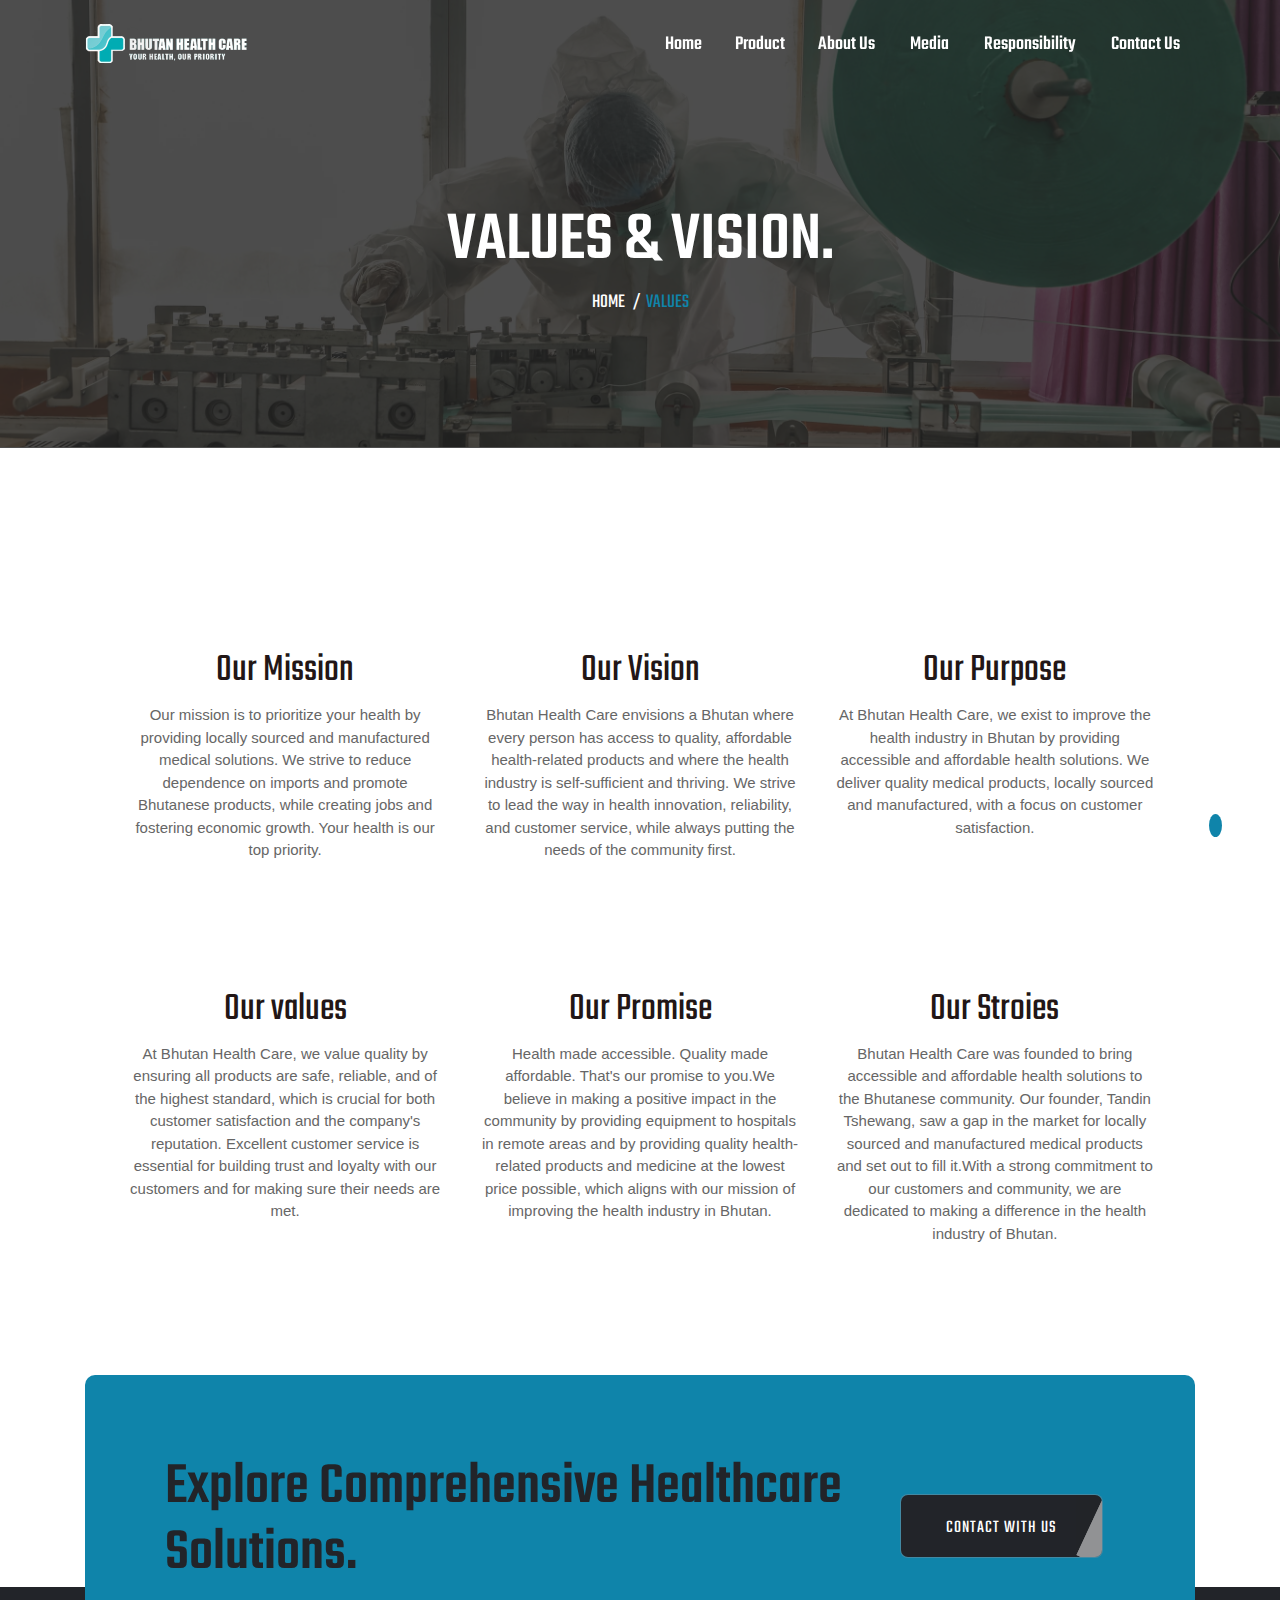
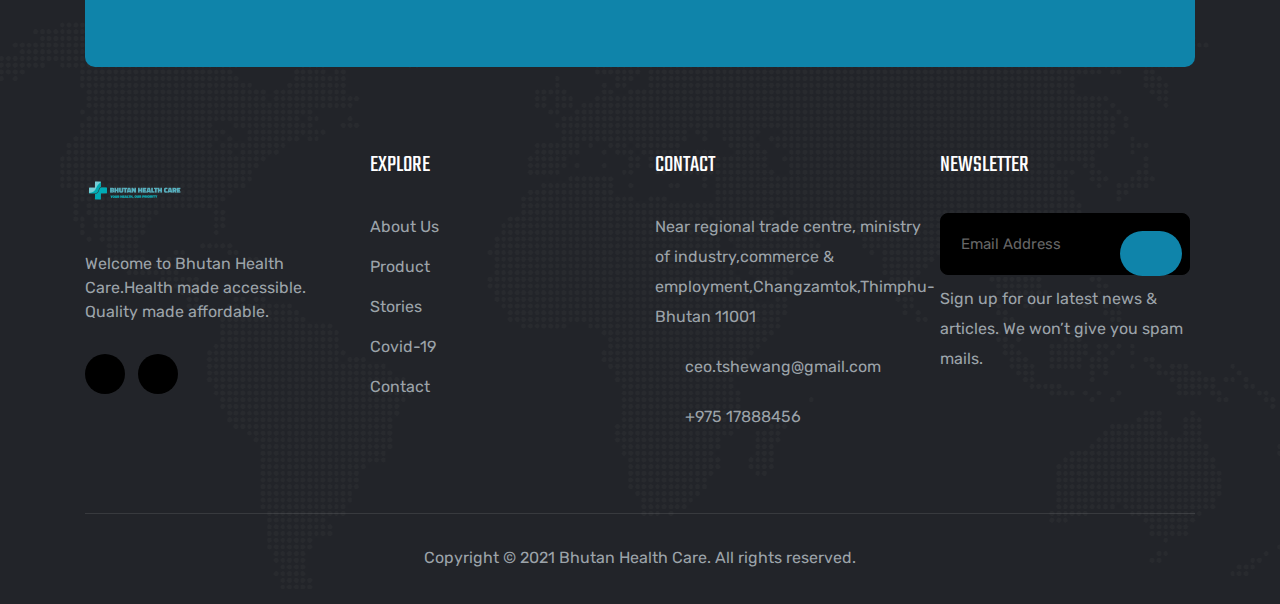
<file: values.html>
<!DOCTYPE html>
<html lang="en">
<head>
   <meta charset="UTF-8">
   <meta name="viewport" content="width=device-width, initial-scale=1.0">
   <meta http-equiv="X-UA-Compatible" content="ie=edge">
   <link rel="shortcut icon" href="img/logo copy REMEAK 2 (1).png">
   <!-- GOOGLE FONTS CDN LINK -->
   <link rel="preconnect" href="https://fonts.gstatic.com">
   <link href="https://fonts.googleapis.com/css2?family=Rubik:wght@300;400;500;600;700;800&family=Teko:wght@400;500;600;700&display=swap" rel="stylesheet">
   <!-- CSS LINK -->
   <link rel="stylesheet" href="css/bootstrap.css">
   <!-- AOS ANIAMATION PLUGIN -->
   <link rel="stylesheet" href="css/animate.css">
   <!-- OWL CAROUSEL PLUGIN -->
   <link rel="stylesheet" href="css/owl.carousel.min.css">
   <link rel="stylesheet" href="css/owl.theme.default.min.css">
   <!-- MAGNIFIC POPUP PLUGIN -->
   <link rel="stylesheet" href="css/magnific-popup.css">
   <link rel="stylesheet" href="css2/custom.css">
   <title>Bhutan Health Care</title>
</head>
<body>



   <!-- ======================================== NAVIGRATION ======================================== -->
   <nav id="navigration" class="navbar fixed-top p-0">
      <div class="container">
         <a class="logo" href="./index.html"><img src="./40.png" alt=""></a>
         <!-- <a class="logo" href="#">BHC</a> -->
         <div class="sidenav">
            <div class="header">
               <a class="logo d-lg-none" href="#">BHC</a>
               <a href="#" class="d-lg-none" id="showsidenav"><img src="img/icon/letter-x.png" alt=""> </a>
            </div>
            <ul class="mb-0">
               <li class="nav-item"><a class="nav-link" href="index.html">Home</a></li>
               <li class="nav-item"><a class="nav-link" href="product.html">Product</a></li>
              
               <li class="nav-item dropdown">
                  <a class="nav-link" data-toggle="collapse" href="#menu1">About Us <i class="fal fa-angle-down"></i></a>
                  <div id="menu1" class="dropdown-menus collapse">
                     <a class="dropdown-item" href="aboutus.html"><span>About Bhutan Health Care</span></a>
                     <a class="dropdown-item" href="values.html"><span>Vision & Values</span></a>
                     <a class="dropdown-item" href="ceo.html"><span>About Founder</span></a>
                    
                    
                  </div>
               </li>
               <li class="nav-item dropdown">
                  <a class="nav-link" data-toggle="collapse" href="#menu2">Media<i class="fal fa-angle-down"></i></a>
                  <div id="menu2" class="dropdown-menus collapse">
                     <a class="dropdown-item" href="press.html"><span>Press Release </span></a>
                     <a class="dropdown-item" href="story.html"><span>Stroies</span></a>
                    
                  </div>
               </li>
               <li class="nav-item dropdown">
                  <a class="nav-link" data-toggle="collapse" href="#menu3">Responsibility<i class="fal fa-angle-down"></i></a>
                  <div id="menu3" class="dropdown-menus collapse">
                   
                    
                    
                     <div class="dropdown-2">
                        <a class="dropdown-item" data-toggle="collapse" href="#menu4"><span>Covid-19</span> <i class="fal fa-angle-right"></i></a>
                        <div id="menu4" class="dropdown-menus-2 collapse">
                           <a class="dropdown-item" href="2019.html"><span>2019</span></a>
                           <a class="dropdown-item" href="2020.html"><span>2020</span></a>
                           <a class="dropdown-item" href="2021.html"><span>2021</span></a>
                        </div>
                     </div>
                  </div>
               </li>
               <li class="nav-item"><a class="nav-link" href="contact.html">Contact Us</a></li>
            </ul>
         </div>
        
         <div id="hamburger" class="d-lg-none">
            <img src="./1111.png" class="img01" alt="">
         </div>
      </div>
   </nav>

   <!-- ======================================== PAGE HEADER ======================================== -->
   <section id="pageHeader">
      <div class="overlay">
         <div class="container">
            <div class="row">
               <div class="col">
                  <div class="txt text-center">
                     <div class="sec-header">
                        <br>
                        <h2>VALUES & VISION.</h2>
                        <p><a href="index.html">HOME</a> <span>/</span>VALUES</p>
                     </div>
                  </div>
               </div>
            </div>
         </div>
      </div>
   </section>
   
<!-- services section starts  -->

<section class="services" id="services">

   <!-- <h1 class="heading">
       <span>s</span>
       <span>e</span>
       <span>r</span>
       <span>v</span>
       <span>i</span>
       <span>c</span>
       <span>e</span>
       <span>s</span>
   </h1> -->

   <div class="box-container">

       <div class="box">
           <i class="fas fa-bullseye"></i>
           <h3>Our Mission</h3>
           <p>Our mission is to prioritize your health by providing locally sourced and manufactured medical solutions. We strive to reduce dependence on imports and promote Bhutanese products, while creating jobs and fostering economic growth. Your health is our top priority.</p>
       </div>
       <div class="box">
           <i class="fas fa-eye"></i>
           <h3>Our Vision</h3>
           <p>Bhutan Health Care envisions a Bhutan where every person has access to quality, affordable health-related products and where the health industry is self-sufficient and thriving. We strive to lead the way in health innovation, reliability, and customer service, while always putting the needs of the community first.</p>
       </div>
       <div class="box">
           <i class="fas fa-hiking"></i>
           <h3>Our Purpose</h3>
           <p>At Bhutan Health Care, we exist to improve the health industry in Bhutan by providing accessible and affordable health solutions. We deliver quality medical products, locally sourced and manufactured, with a focus on customer satisfaction.</p>
       </div>
       <div class="box">
           <i class="fas fa-globe-asia"></i>
           <h3>Our values</h3>
           <p>At Bhutan Health Care, we value quality by ensuring all products are safe, reliable, and of the highest standard, which is crucial for both customer satisfaction and the company's reputation. Excellent customer service is essential for building trust and loyalty with our customers and for making sure their needs are met.</p>
       </div>
       <div class="box">
           <i class="fas fa-plane"></i>
           <h3>Our Promise</h3>
           <p>Health made accessible. Quality made affordable. That's our promise to you.We believe in making a positive impact in the community by providing equipment to hospitals in remote areas and by providing quality health-related products and medicine at the lowest price possible, which aligns with our mission of improving the health industry in Bhutan.</p>
       </div>
       <div class="box">
           <i class="fas fa-history"></i>
           <h3>Our Stroies</h3>
           <p>Bhutan Health Care was founded to bring accessible and affordable health solutions to the Bhutanese community. Our founder, Tandin Tshewang, saw a gap in the market for locally sourced and manufactured medical products and set out to fill it.With a strong commitment to our customers and community, we are dedicated to making a difference in the health industry of Bhutan. </p>
       </div>

   </div>

</section>

<!-- services section ends -->


   <!-- ======================================== CONTACT AREA 2 ======================================== -->
   <section id="contactArea">
      <div class="container">
         <div class="contact-box">
            <div class="row">
               <div class="col-lg-9 mb-3 mb-lg-0">
                  <div class="sec-header">
                     <h2>Explore Comprehensive Healthcare Solutions.</h2>
                  </div>
               </div>
               <div class="col-lg-3">
                  <a href="contact.html" class="btn layer-btn">CONTACT WITH US</a>
               </div>
            </div>
         </div>
      </div>
   </section>



   <!-- ======================================== FOOTER SECTION ======================================== -->
   <section id="footerSection">
      <div class="container">
         <div class="row">
            <div class="col-lg-3 col-md-6 mb-5 mb-lg-0">
               <div class="footer-box">
                  <!-- <a href="#" class="logo">BHC</a> -->
                  <a class="logo" href="#"><img src="img/final 123.png" alt=""></a>
                  <p class="about">Welcome to Bhutan Health Care.Health made accessible. Quality made affordable.</p>
                  <div class="social-links">
                     <a href="https://www.facebook.com/BhutanHealthCareltd/?comment_id=Y29tbWVudDozNDg3OTU4ODc1MjQ2MDRfNjQ2MzI0NjE3NjkzMzM5&paipv=0&eav=AfbjCYr1pkvLpBPgXSZpwGVc5sq4euzt2Jr7VgUDEpPgQvhFdbMPmIjGq51eBvugeis&_rdr"><i class="fab fa-facebook"></i></a>
                     
                     <a href="https://www.instagram.com/bhutanhealthcareltd/"><i class="fab fa-instagram"></i></a>
                     
                  </div>
               </div>
            </div>
            <div class="col-lg-3 col-md-6 mb-5 mb-lg-0">
               <div class="footer-box box2">
                  <p class="title">EXPLORE</p>
                  <ul>
                     <li><a href="aboutus.html">About Us</a></li>
                     <li><a href="product.html">Product</a></li>
                     <li><a href="story.html">Stories</a></li>
                     <li><a href="covid.html">Covid-19</a></li>
                     <li><a href="contact.html">Contact</a></li>
                    
                  </ul>
               </div>
            </div>
            <div class="col-lg-3 col-md-6 mb-5 mb-md-0">
               <div class="footer-box box3">
                  <p class="title">CONTACT</p>
                  <div class="icon-box">
                     <div class="icon">
                        <i class="fal fa-map-marker-alt"></i>
                     </div>
                     <div class="txt">
                        <span>Near regional trade centre, ministry of industry,commerce & employment,Changzamtok,Thimphu-Bhutan 11001</span>
                     </div>
                  </div>
                  <div class="icon-box">
                     <div class="icon">
                        <i class="fal fa-envelope"></i>
                     </div>
                     <div class="txt">
                        <span>ceo.tshewang@gmail.com</span>
                     </div>
                  </div>
                  <div class="icon-box mb-0">
                     <div class="icon">
                        <i class="fal fa-phone-alt"></i>
                     </div>
                     <div class="txt">
                        <span>+975 17888456</span>
                     </div>
                  </div>
               </div>
            </div>
            <div class="col-lg-3 col-md-6">
               <div class="footer-box box4">
                  <p class="title">NEWSLETTER</p>
                  <form>
                     <div class="form-group">
                        <input type="email" class="form-control" placeholder="Email Address">
                     </div>
                     <button type="submit" class="btn" name="button"><i class="fal fa-envelope"></i></button>
                  </form>
                  <span>Sign up for our latest news & articles. We won’t give you spam mails.</span>
               </div>
            </div>
         </div>
         <div class="copy-right">
            <div class="row">
               <div class="col">
                  <span>Copyright © 2021 Bhutan Health Care. All rights reserved.</span>
               </div>
            </div>
         </div>
      </div>
   </section>


   <!-- ======================================== SCROLL TO TOP ICON ======================================== -->
   <a href="#" class="scroll-up">
      <i class="fal fa-chevron-up"></i>
   </a>


   <script src="js/jquery.min.js"></script>
   <script src="js/bootstrap.min.js"></script>
   <script src="js/popper.min.js"></script>
   <script src="js/font-awesome-pro.js"></script>
   <!-- SCROLL ANIAMATION Plugin -->
   <script src="js/wow.min.js"></script>
   <!-- MIXIT UP Plugin -->
   <script src="js/mixitup.min.js"></script>
   <!-- MAGNIFIC POPUP Plugin -->
   <script src="js/jquery.magnific-popup.min.js"></script>
   <!-- CounterUp Plugin -->
   <script src="js/jquery.counterup.min.js"></script>
   <script src="js/jquery.waypoints.min.js"></script>
   <!-- OWL CAROUSEL Plugin -->
   <script src="js/owl.carousel.min.js"></script>
   <script src="js/custom.js"></script>
   <script>





   </script>
</body>
</html>
</file>
<file: css/custom.css>
* {
  margin: 0;
  padding: 0;
  box-sizing: border-box; }

body {
  font-family: 'Rubik', sans-serif;
  font-family: 'Teko', sans-serif;
  color: #505489;
  font-size: 20px; }

h1, h2, h3, h4, h5 {
  font-weight: 700;
  color: #1f2471;
  line-height: .9; }

h1 {
  font-size: 120px; }

h2 {
  font-size: 70px;
  font-weight: 500; }

h3 {
  font-size: 45px;
  font-weight: 400; }

h4 {
  font-size: 30px;
  font-weight: 400; }

h5 {
  font-size: 25px;
  font-weight: 600; }

i {
  font-size: 16px;
  color: #999;
  transition: .4s; }

.font-btn {
  transition: .4s; }
  .font-btn span {
    font-weight: 500;
    color: #0f84aa;
    font-size: 20px;
    position: relative;
    top: -16px; }
  .font-btn .fal {
    background: #0f84aa;
    position: relative;
    overflow: hidden;
    font-weight: 500;
    color: #fff;
    height: 45px;
    width: 45px;
    border-radius: 50%;
    padding-top: 16px;
    font-size: 16px;
    margin-right: 5px; }
  .font-btn .fal:before {
    content: "\f054";
    font-family: "Font Awesome 5 Pro";
    font-size: 16px;
    position: absolute;
    left: -100%;
    transition: .4s; }
  .font-btn .fal:after {
    content: "\f054";
    font-family: "Font Awesome 5 Pro";
    font-size: 16px;
    position: absolute;
    left: 43%;
    transition: .4s; }

.font-btn:hover .fal:before {
  left: 43%; }

.font-btn:hover .fal:after {
  left: 157%; }

.layer-btn {
  position: relative;
  overflow: hidden;
  color: #fff;
  font-size: 18px;
  letter-spacing: 1px;
  border-radius: 8px;
  padding: 20px 45px 15px 45px;
  transition: .4s;
  z-index: 1; }

.layer-btn:hover {
  color: #fff; }
/* Button color */
.layer-btn::after {
  content: "";
  position: absolute;
  top: 0px;
  left: 0px;
  width: 100%;
  height: 99.9%;
  background: #0f84aa;
  z-index: -2; }

.layer-btn::before {
  content: "";
  position: absolute;
  top: -5px;
  left: 0px;
  background: #222429;
  opacity: .5;
  border: 1px solid #222429;
  width: 105%;
  height: 185%;
  transform: translateX(90%) rotate(25deg);
  transition: .4s; }

.layer-btn:hover:before {
  transform: translateX(0%);
  z-index: -1;
  opacity: 1; }

::-webkit-input-placeholder {
  font-size: 15px !important;
  color: #666666 !important; }

.btn:focus {
  box-shadow: 0 0 0 0rem rgba(0, 123, 255, 0.25); }

.form-control {
  font-size: 13px;
  border: 1px solid #e3e3e3; }

.custom-select:focus,
.form-control:focus {
  box-shadow: none;
  border: 1px solid #0f84aa; }

#navigration .logo {
  
  max-width: 100%; /* Ensures the logo won't exceed its natural size */
  height: auto; }

#navigration .header {
  position: relative;
 
 }
  #navigration .header #showsidenav {
    position: absolute;
    top: 15px;
    right: 15px; }
    #navigration .header #showsidenav img {
      width: 15px; }

#navigration .nav-item {
  list-style: none;
  display: inline-block; }
  #navigration .nav-item .nav-link {
    color: #fff;
    position: relative;
    font-weight: 500;
    font-size: 20px;
    line-height: 1;
    padding: 35px 15px;
    transition: .4s; }
    #navigration .nav-item .nav-link .fa-angle-down {
      color: #fff;
      margin-left: 2px;
      font-size: 13px;
      font-weight: 500; }


/* Header topic hover color */
#navigration .nav-item:hover .nav-link {
  color:#169ab7; }

#navigration .nav-item:hover .fa-angle-down {
  color: #169ab7; }

#navigration .dropdown {
  cursor: pointer; }
  #navigration .dropdown .dropdown-menus {
    background: #fff;
    border-radius: 5px;
    border: 1px solid #000;
    position: absolute;
    margin-top: 0;
    padding: 5px 0px;
    min-width: 220px;
    border: none;
    border-radius: 8px;
    box-shadow: 0px 1px 40px 0px #0000001a;
    transition: .4s; }
    #navigration .dropdown .dropdown-menus .dropdown-item {
      padding: 8px 25px;
      color: #222429;
      font-weight: 500;
      background: none;
      position: relative;
      transition: .4s; }
      #navigration .dropdown .dropdown-menus .dropdown-item span {
        transition: .4s;
        font-size: 20px; }
      #navigration .dropdown .dropdown-menus .dropdown-item .fa-angle-right {
        float: right;
        position: relative;
        top: 8px;
        color: #222429;
        font-size: 13px;
        font-weight: 500; }
    #navigration .dropdown .dropdown-menus .dropdown-item:before {
      content: "";
      background: #1088b4;
      height: 1px;
      width: 0px;
      position: absolute;
      top: 20px;
      left: 25px;
      transition: .4s; }
    #navigration .dropdown .dropdown-menus .dropdown-item:hover:before {
      width: 10px; }
    #navigration .dropdown .dropdown-menus .dropdown-item:hover {
      background: #f5f5f5; }
      #navigration .dropdown .dropdown-menus .dropdown-item:hover span {
        margin-left: 15px;
        color: #0f84aa; }

#navigration .collapse:not(.show) {
  display: block;
  opacity: 0;
  visibility: hidden;
  transition: .2s;
  z-index: -1; }

#navigration .dropdown:hover > .dropdown-menus {
  opacity: 1;
  visibility: visible;
  z-index: 1; }

#navigration .dropdown-2 {
  position: relative; }
  #navigration .dropdown-2 .dropdown-menus-2 {
    position: absolute;
    top: 0;
    min-width: 220px;
    right: -220px;
    background: #fff;
    border-radius: 8px;
    padding: 5px 0px;
    box-shadow: 0px 1px 40px 0px #0000001a;
    transition: .2s;
    display: block; }

#navigration .dropdown-2:hover > .dropdown-menus-2 {
  opacity: 1;
  visibility: visible;
  z-index: 1; }

#navigration .dropdown-2:hover > .dropdown-item {
  background: #f5f5f5; }
  #navigration .dropdown-2:hover > .dropdown-item .fal {
    color: #0f84aa; }
  #navigration .dropdown-2:hover > .dropdown-item span {
    margin-left: 15px;
    color: #0f84aa; }

#navigration .dropdown-2:hover > .dropdown-item:before {
  width: 10px; }

#navigration #hamburger {
  cursor: pointer;
  position: relative; }
  #navigration #hamburger img {
    transition: .4s; }
  #navigration #hamburger .img02 {
    position: absolute;
    right: 0;
    opacity: 0; }

#navigration #hamburger:hover .img02 {
  opacity: 1; }

#navigration .get-quote {
  padding: 0 20px;
  margin-top: 10px; }

.fixed-top {
  z-index: 5;
  transition: .4s; }

#homeSection {
  position: relative;
  margin-bottom: 100px; }
  #homeSection .slider-box {
    background: url(../img/m2.png);
    background-size: cover;
    background-position: center top;
    height: 100vh; }
    #homeSection .slider-box .overlay {
      background: rgba(34, 34, 34, 0.7);
      height: 100%; }
    #homeSection .slider-box .txt-box {
      height: 100vh;
      position: relative; }
      #homeSection .slider-box .txt-box .txt-area {
        position: absolute;
        top: 50%;
        transform: translateY(-50%); }
        #homeSection .slider-box .txt-box .txt-area p {
          color: #fff;
          font-size: 24px; }
        #homeSection .slider-box .txt-box .txt-area h1 {
          color: #fff;
          font-weight: 600;
          letter-spacing: 5px;
          line-height: .9;
          margin-bottom: 50px; }
  #homeSection .slider-box:before {
    content: "";
    position: absolute;
    height: 100%;
    width: 100%;
    top: 0;
    right: 0;
    /* background: url(../img/layer.png); */
    background-repeat: no-repeat;
    background-position: right top; }
  #homeSection .slider-box2 {
    background: url(../img/m6.png);
    background-size: cover;
    background-position: center center; }
  #homeSection .owl-carousel {
    position: relative;
    z-index: 0; }
  #homeSection .owl-dots {
    display: none; }
  #homeSection .owl-nav {
    display: block;
    position: absolute;
    top: 90%;
    right: 10%;
    transform: translate(-10%, -90%);
    transition: .4s; }
    #homeSection .owl-nav button {
      width: 50px;
      height: 50px;
      display: block;
      background: none;
      background: rgba(255, 255, 255, 0.2);
      border-radius: 100px;
      transition: .4s; }
    #homeSection .owl-nav button:hover {
      background: #0f84aa;
      color: #fff; }
    #homeSection .owl-nav .owl-prev {
      margin-bottom: 15px; }
      #homeSection .owl-nav .owl-prev span {
        opacity: 0; }
    #homeSection .owl-nav .owl-next {
      float: right; }
      #homeSection .owl-nav .owl-next span {
        opacity: 0; }
    #homeSection .owl-nav .owl-prev::before,
    #homeSection .owl-nav .owl-next::before {
      font-size: 16px;
      text-align: center;
      color: rgba(255, 255, 255, 0.5);
      content: '\f053';
      font-family: 'Font Awesome 5 pro';
      transition: .4s; }
    #homeSection .owl-nav .owl-next::before {
      content: '\f054';
      padding: 22px; }
    #homeSection .owl-nav .owl-prev:focus {
      outline: 0px dotted; }
    #homeSection .owl-nav .owl-next:focus {
      outline: 0px dotted; }
    #homeSection .owl-nav .owl-prev:hover:before,
    #homeSection .owl-nav .owl-next:hover:before {
      color: #fff; }

#featureSection {
  margin-bottom: 100px; }
  #featureSection .sec-header h2 {
    color: #1d1e22;
    margin-bottom: 30px; }
    #featureSection .sec-header h2 span {
      color: #0f84aa; }
  #featureSection .sec-header h4 {
    color: #0f84aa;
    margin-bottom: 30px; }
  #featureSection .sec-header p {
    color: #666;
    font-family: 'Rubik', sans-serif;
    font-size: 16px;
    margin-bottom: 0; }
  #featureSection .img-box {
    position: relative; }
    #featureSection .img-box img {
      border-radius: 10px;
      /* filter: grayscale(100%); */
      transition: .4s; }
    #featureSection .img-box .img01 {
      display: block;
      margin-left: auto;
      margin-right: 50px;
      max-width: 470px; }
    #featureSection .img-box .img02 {
      position: absolute;
      bottom: -150px;
      left: 0px;
      max-width: 420px; }
  #featureSection .img-box:hover img {
    filter: grayscale(0%); }
  #featureSection .img-box:before {
    content: "";
    position: absolute;
    /* background: #0f84aa; */
    top: 0;
    left: 0;
    height: 250px;
    width: 15px;
    border-radius: 10px; }
  #featureSection .part2 {
    display: flex;
    align-items: center;
    justify-content: space-between; }
    #featureSection .part2 ul {
      margin-top: 50px;
      margin-bottom: 45px; }
      #featureSection .part2 ul li {
        list-style: none;
        margin-bottom: 10px;
        color: #666;
        font-family: 'Rubik', sans-serif;
        font-size: 16px; }
        #featureSection .part2 ul li .fal {
          margin-right: 10px;
          font-weight: 500;
          color: #0f84aa; }
    #featureSection .part2 .since {
      background: #1d1e22;
      position: relative;
      text-align: center;
      width: 80px;
      height: 80px;
      padding-top: 13px;
      border-radius: 100px; }
      #featureSection .part2 .since span {
        color: #fff; }
    #featureSection .part2 .since:before {
      content: "";
      position: absolute;
      top: -10px;
      left: -10px;
      background: #e8eae9;
      width: 100%;
      height: 100%;
      border-radius: 100px;
      z-index: -1; }

#serviceSection {
  background: #222429;
  padding: 80px 0;
  overflow-x: hidden;
  margin-bottom: 100px; }
  #serviceSection .sec-header h2 {
    color: #fff;
    margin-bottom: 30px; }
    #serviceSection .sec-header h2 span {
      color: #0f84aa; }
  #serviceSection .sec-header p {
    color: #9ca3a9;
    font-family: 'Rubik', sans-serif;
    font-size: 16px;
    margin-bottom: 0; }
  #serviceSection .service-box {
    display: flex;
    background: #1d1e22;
    align-items: top;
    border-radius: 10px;
    justify-content: space-between;
    padding: 50px 40px;
    margin: 15px 0;
    cursor: pointer;
    transition: .4s; }
    #serviceSection .service-box .txt-area h3 {
      color: #9ca3a94d;
      margin-bottom: 50px;
      transition: .4s; }
    #serviceSection .service-box .txt-area h4 {
      color: #9ca3a9;
      margin-bottom: 0;
      font-size: 20px;
      transition: .4s; }
    #serviceSection .service-box .img-box {
      position: relative; }
      #serviceSection .service-box .img-box img {
        width: 70px;
        transition: .4s; }
      #serviceSection .service-box .img-box .img01 {
        position: absolute;
        top: 0;
        left: 0; }
      #serviceSection .service-box .img-box .img02 {
        opacity: 0; }
  #serviceSection .service-box:hover {
    background: #0f84aa; }
    #serviceSection .service-box:hover .txt-area h3 {
      color: #fff; }
    #serviceSection .service-box:hover .txt-area h4 {
      color: #1d1e22; }
    #serviceSection .service-box:hover .img-box .img01 {
      opacity: 0; }
    #serviceSection .service-box:hover .img-box .img02 {
      opacity: 1; }

#portfolioSection {
  margin-bottom: 100px; }
  #portfolioSection .sec-header h2 {
    color: #1d1e22;
    margin-bottom: 30px; }
    #portfolioSection .sec-header h2 span {
      color: #0f84aa; }
  #portfolioSection .indicator span {
    color: #666;
    font-size: 22px;
    transition: .4s;
    display: inline-block;
    cursor: pointer;
    margin-right: 30px; }
  #portfolioSection .indicator span:last-child {
    margin-right: 0; }
  #portfolioSection .indicator span:hover {
    color: #0f84aa; }
  #portfolioSection .indicator span.active {
    color: #0f84aa; }
  #portfolioSection .indicator span::after {
    content: "";
    background: #0f84aa;
    display: block;
    width: 0;
    height: 2px;
    opacity: 0;
    top: 30px;
    transition: .4s; }
  #portfolioSection .indicator span.active::after,
  #portfolioSection .indicator span:hover::after {
    width: 100%;
    opacity: 1; }
  #portfolioSection #portfolio {
    margin-top: 35px; }
  #portfolioSection .portfolio-box {
    position: relative;
    margin: 15px 0;
    overflow: hidden; }
    #portfolioSection .portfolio-box .img-box {
      height: 400px;
      overflow: hidden;
      border-radius: 10px; }
      #portfolioSection .portfolio-box .img-box img {
        /* filter: grayscale(100%); */
        transition: .4s; }
      #portfolioSection .portfolio-box .img-box .img-fluid {
        width: -webkit-fill-available !important;
        height: -webkit-fill-available !important; }
    #portfolioSection .portfolio-box .hover-txt {
      background: #1d1e22;
      padding: 30px;
      width: 90%;
      position: absolute;
      left: 5%;
      display: block;
      margin: auto;
      border-radius: 10px;
      transition: .4s; }
      #portfolioSection .portfolio-box .hover-txt .category {
        color: #fff;
        font-size: 18px;
        position: relative; }
      #portfolioSection .portfolio-box .hover-txt .category:before {
        content: "";
        height: 2px;
        width: 50px;
        background: #0f84aa;
        position: absolute;
        border-radius: 3px;
        bottom: 9px;
        right: -70px; }
      #portfolioSection .portfolio-box .hover-txt p {
        color: #fff;
        margin-bottom: 0;
        font-size: 22px; }
  #portfolioSection .portfolio-box:hover .img-box img {
    filter: grayscale(0%); }
  #portfolioSection .portfolio-box:hover .hover-txt {
    transform: translateY(-115%); }

.portfolio-preview {
  background: #fff;
  padding: 20px;
  border-radius: 10px;
  text-align: left;
  max-width: 768px;
  margin: 15px auto;
  position: relative; }
  .portfolio-preview .img-box {
    height: 400px; }
    .portfolio-preview .img-box img {
      height: 100%;
      width: 100%; }
  .portfolio-preview .description h4 {
    font-size: 45px;
    margin-bottom: 15px;
    color: #222429; }
  .portfolio-preview .description p {
    color: #666;
    font-family: 'Rubik', sans-serif;
    font-size: 15px;
    margin-bottom: 30px; }
  .portfolio-preview .description ul {
    margin-bottom: 0; }
    .portfolio-preview .description ul li {
      list-style: none;
      margin-bottom: 10px;
      color: #222429; }
      .portfolio-preview .description ul li i {
        color:#0f84aa;
        width: 24px; }
      .portfolio-preview .description ul li span {
        color: #666;
        margin-left: 15px; }
      .portfolio-preview .description ul li a {
        margin-left: 15px;
        color:#0f84aa; }

#pricingSection {
  background: #222429;
  padding: 80px 0;
  overflow-x: hidden;
  margin-bottom: 100px; }
  #pricingSection .sec-header {
    margin-bottom: 50px; }
    #pricingSection .sec-header h2 {
      color: #fff;
      margin-bottom: 30px; }
      #pricingSection .sec-header h2 span {
        color: #fb383b; }
    #pricingSection .sec-header p {
      color: #666;
      font-family: 'Rubik', sans-serif;
      font-size: 16px;
      margin-bottom: 0; }
  #pricingSection .pricing-box {
    background: #1d1e22;
    padding: 40px 40px 30px 40px;
    margin: 15px 0;
    border-radius: 10px;
    text-align: center;
    transition: .4s; }
    #pricingSection .pricing-box h4 {
      font-size: 22px;
      color: #9ca3a9;
      margin-bottom: 20px;
      transition: .4s; }
    #pricingSection .pricing-box h3 {
      color: #fb383b;
      font-weight: 500;
      margin-bottom: 30px;
      transition: .4s; }
    #pricingSection .pricing-box ul li {
      list-style: none;
      margin-bottom: 10px;
      color: #9ca3a9;
      font-family: 'Rubik', sans-serif;
      font-size: 15px;
      margin-bottom: 10px;
      transition: .4s; }
    #pricingSection .pricing-box .btn {
      margin-top: 10px;
      padding: 0;
      transition: .4s; }
      #pricingSection .pricing-box .btn .fal {
        transition: 0s; }
  #pricingSection .pricing-box:hover {
    background: #fb383b; }
    #pricingSection .pricing-box:hover h4 {
      color: #1d1e22; }
    #pricingSection .pricing-box:hover h3 {
      color: #1d1e22; }
    #pricingSection .pricing-box:hover ul li {
      color: #333; }
    #pricingSection .pricing-box:hover .font-btn .fal {
      background: #1d1e22;
      color: #fb383b; }
    #pricingSection .pricing-box:hover .font-btn span {
      color: #1d1e22; }

#specialFeature {
  background: #fff;
  overflow: hidden;
  margin-bottom: 80px; }
  #specialFeature .sec-header {
    margin-bottom: 50px; }
    #specialFeature .sec-header h2 {
      color: #222429;
      margin-bottom: 30px; }
      #specialFeature .sec-header h2 span {
        color: #0f84aa; }
    #specialFeature .sec-header p {
      color: #666;
      font-family: 'Rubik', sans-serif;
      font-size: 16px;
      margin-bottom: 0; }
  #specialFeature .service-box {
    position: relative;
    transition: .4s; }
    #specialFeature .service-box .img-box {
      overflow: hidden;
      border-radius: 10px; }
      #specialFeature .service-box .img-box img {
        width: 100%;
        border-radius: 10px;
        
        transition: .4s; }
    #specialFeature .service-box .txt-box {
      background: #222429;
      position: relative;
      transform: translateY(-30px);
      border-radius: 10px;
      padding: 20px;
      padding-right: 65px;
      width: 85%;
      margin: auto; }
      #specialFeature .service-box .txt-box h4 {
        color: #fff; }
      #specialFeature .service-box .txt-box p {
        color: #9ca3a9;
        margin-bottom: 0; }
    #specialFeature .service-box .font-btn {
      margin-top: -15px; }
  

  #specialFeature .font-btn {
    position: absolute;
    right: 0;
    bottom: 0; }
  #specialFeature .owl-stage-outer {
    overflow: visible; }
  #specialFeature .owl-nav {
    display: block;
    position: absolute;
    top: -21%;
    right: 0;
    transition: .4s; }
    #specialFeature .owl-nav button {
      width: 50px;
      height: 50px;
      background: none;
      background: #0f84aa;
      border-radius: 100px;
      transition: .4s; }
    #specialFeature .owl-nav button:hover {
      background: #222429;
      color: #fff; }
    #specialFeature .owl-nav .owl-prev {
      margin-right: 15px; }
      #specialFeature .owl-nav .owl-prev span {
        opacity: 0; }
    #specialFeature .owl-nav .owl-next {
      float: right; }
      #specialFeature .owl-nav .owl-next span {
        opacity: 0; }
    #specialFeature .owl-nav .owl-prev::before,
    #specialFeature .owl-nav .owl-next::before {
      font-size: 16px;
      text-align: center;
      color: #fff;
      content: '\f053';
      font-family: 'Font Awesome 5 pro';
      transition: .4s; }
    #specialFeature .owl-nav .owl-next::before {
      content: '\f054';
      padding: 22px; }
    #specialFeature .owl-nav .owl-prev:focus {
      outline: 0px dotted; }
    #specialFeature .owl-nav .owl-next:focus {
      outline: 0px dotted; }
    #specialFeature .owl-nav .owl-prev:hover:before,
    #specialFeature .owl-nav .owl-next:hover:before {
      color: #fff; }

.specialFeature2 {
  margin-bottom: 0 !important; }
  .specialFeature2 .container {
    max-width: 100%; }
  .specialFeature2 .sec-header {
    margin-bottom: 50px; }
    .specialFeature2 .sec-header h2 {
      color: #222429;
      margin-bottom: 30px; }
      .specialFeature2 .sec-header h2 span {
        color: #0f84aa; }

#featureDetails {
  border-left: 1px solid #cbcbcc;
  padding-left: 30px; }
  #featureDetails .img-box {
    width: 100%;
    max-height: 500px;
    overflow: hidden;
    margin-bottom: 50px;
    border-radius: 10px; }
    #featureDetails .img-box img {
      width: 100%;
      border-radius: 10px;
      /* filter: grayscale(100%); */
      transition: .4s; }
  /* #featureDetails .img-box:hover img {
    filter: grayscale(0%); } */
  #featureDetails .txt-box h3 {
    color: #222429;
    margin-bottom: 15px; }
    #featureDetails .txt-box h3 span {
      color: #0f84aa; }
  #featureDetails .txt-box p {
    color: #666;
    font-family: 'Rubik', sans-serif;
    font-size: 16px; }
  #featureDetails .txt-box ul li {
    list-style: none;
    margin-bottom: 10px;
    color: #666;
    font-family: 'Rubik', sans-serif;
    font-size: 16px; }
    #featureDetails .txt-box ul li .fal {
      margin-right: 10px;
      font-weight: 500;
      color: #0f84aa; }

#testimonialSection {
  position: relative;
  padding-top: 80px;
  padding-bottom: 10px;
  overflow: hidden; }
  #testimonialSection .sec-header {
    margin-bottom: 50px; }
    #testimonialSection .sec-header h2 {
      color: #1d1e22;
      margin-bottom: 30px; }
      #testimonialSection .sec-header h2 span {
        color: #0f84aa; }
  #testimonialSection .testimonial-box {
    border-radius: 10px;
    box-shadow: 0px 1px 10px 0px #0000001a;
    padding: 40px 50px;
    transition: .4s; }
    #testimonialSection .testimonial-box .top-part {
      display: flex;
      align-items: center; }
      #testimonialSection .testimonial-box .top-part .client {
        margin-right: 15px; }
        #testimonialSection .testimonial-box .top-part .client img {
          width: 80px;
          height: 80px;
          border-radius: 100px; }
      #testimonialSection .testimonial-box .top-part .txt p {
        margin-bottom: 0;
        letter-spacing: 1px;
        color: #000;
        font-size: 22px; }
      #testimonialSection .testimonial-box .top-part .txt span {
        font-size: 18px;
        color: #0f84aa;
        transition: .4s; }
      #testimonialSection .testimonial-box .top-part .quote {
        margin-left: auto;
        position: relative;
        align-self: start; }
        #testimonialSection .testimonial-box .top-part .quote img {
          width: 40px; }
        #testimonialSection .testimonial-box .top-part .quote .img02 {
          position: absolute;
          top: 0;
          right: 0;
          opacity: 0; }
    #testimonialSection .testimonial-box .feedback {
      color: #666;
      margin-top: 30px;
      font-family: 'Rubik', sans-serif;
      font-size: 16px;
      line-height: 2;
      margin-bottom: 0;
      transition: .4s; }
  /* #testimonialSection .testimonial-box:hover { */
    /* background: #fb383b; } */
    #testimonialSection .testimonial-box:hover .txt span {
      color: #333; }
    #testimonialSection .testimonial-box:hover .quote .img02 {
      opacity: 1; }
    #testimonialSection .testimonial-box:hover .feedback {
      color: #333; }
  #testimonialSection .owl-stage-outer {
    overflow: visible; }
  #testimonialSection .owl-dots {
    position: absolute;
    display: inline-block;
    top: -90px;
    right: 0; }
    #testimonialSection .owl-dots .owl-dot {
      width: 10px !important;
      height: 10px !important;
      background: none;
      border: 1px solid #0f84aa;
      border-radius: 20px;
      transition: .4s;
      margin: 0px 5px; }
    #testimonialSection .owl-dots .owl-dot:focus {
      outline: 0px dotted !important;
      outline: 0px auto -webkit-focus-ring-color !important; }
    #testimonialSection .owl-dots .owl-dot.active {
      background: #0f84aa; }

#workSection {
  background: url(../img/h3.png);
  background-size: cover;
  background-attachment: fixed;
  background-position: center;
  /* filter: grayscale(100%); } */
}
  #workSection .overlay {
    background: rgba(34, 34, 34, 0.7);
    padding: 80px 0; }
  #workSection .work-box {
    margin: 30px 0;
    border-right: 1px solid #ffffff40; }
    #workSection .work-box h2 {
      color: #fff; }
    #workSection .work-box p {
      font-size: 22px;
      color: #fff;
      margin-bottom: 0; }
  #workSection .box-4 {
    border-right: none; }

#contactSection {
  margin-bottom: 20px; }
  #contactSection .sec-header {
    margin-bottom: 50px; }
    #contactSection .sec-header h2 {
      color: #222429;
      margin-bottom: 30px;
       }
      #contactSection .sec-header h2 span {
        color: #0f84aa; }
    #contactSection .sec-header p {
      color: #666;
      font-family: 'Rubik', sans-serif;
      font-size: 16px;
      margin-bottom: 0; }
  #contactSection .icon-box {
    display: flex;
    align-items: center;
    margin-bottom: 20px; }
    #contactSection .icon-box .icon {
      background: #0f84aa;
      height: 60px;
      width: 60px;
      border-radius: 100px;
      text-align: center;
      margin-right: 15px; }
      #contactSection .icon-box .icon .fal {
        font-size: 20px;
        padding-top: 20px;
        color: #000; }
    #contactSection .icon-box .txt p {
      margin-bottom: 0;
      color: #222429; }
    #contactSection .icon-box .txt span {
      color: #666;
      font-family: 'Rubik', sans-serif;
      font-size: 16px; }
  #contactSection form .form-group .form-control {
    font-family: 'Rubik', sans-serif;
    background: #f4f5f9;
    border: 1px solid #f4f5f9;
    font-size: 15px;
    padding: 20px;
    border-radius: 8px; }
  #contactSection form .form-group .form-control:focus {
    box-shadow: none;
    border: 1px solid #0f84aa; }
  #contactSection form .form-group input {
    height: 62px; }

#contactArea .contact-box {
  background: #0f84aa;
  border-radius: 10px;
  padding: 80px;
  position: relative;
  transform: translateY(80px);
  z-index: 1; }

#contactArea .row {
  align-items: center; }

#contactArea .sec-header h2 {
  color: #222429;
  margin-bottom: 0;
  font-size: 60px;
  line-height: 1.1; }
  #contactArea .sec-header h2 span {
    color: #fff; }

#contactArea .layer-btn {
  color: #fff; }

#contactArea .layer-btn:hover {
  color: #222429; }

#contactArea .layer-btn::after {
  background: #222429; }

#contactArea .layer-btn::before {
  background: #fff;
  border: 1px solid #fff; }

#footerSection {
  background: #222429;
  position: relative;
  padding-top: 160px; }
  #footerSection .footer-box .logo {
    font-size: 38px;
    font-weight: bold;
    color: #fff;
    text-decoration: none; }
  #footerSection .footer-box .about {
    color: #9ca3a9;
    font-family: 'Rubik', sans-serif;
    font-size: 16px;
    margin-top: 15px;
    margin-bottom: 30px; }
  #footerSection .footer-box .social-links a {
    background: #000;
    display: inline-block;
    height: 40px;
    width: 40px;
    border-radius: 100px;
    text-align: center;
    margin-right: 10px;
    transition: .4s; }
    #footerSection .footer-box .social-links a .fab {
      color: #9ca3a9;
      padding-top: 12px; }
  #footerSection .footer-box .social-links a:hover {
    background: #0f84aa; }
    #footerSection .footer-box .social-links a:hover .fab {
      color: #000; }
  #footerSection .footer-box .title {
    color: #fff;
    font-size: 24px;
    margin-bottom: 30px; }
  #footerSection .box2 ul li {
    list-style: none;
    margin-bottom: 10px; }
    #footerSection .box2 ul li a {
      color: #9ca3a9;
      font-family: 'Rubik', sans-serif;
      font-size: 16px;
      transition: .4s; }
    #footerSection .box2 ul li a:hover {
      color: #fff; }
  #footerSection .box3 .icon-box {
    display: flex;
    align-items: top;
    margin-bottom: 20px; }
    #footerSection .box3 .icon-box .icon {
      width: 30px; }
      #footerSection .box3 .icon-box .icon .fal {
        color: #0f84aa; }
    #footerSection .box3 .icon-box .txt p {
      margin-bottom: 0;
      color: #fff; }
    #footerSection .box3 .icon-box .txt span {
      color: #9ca3a9;
      font-family: 'Rubik', sans-serif;
      font-size: 16px; }
  #footerSection .box4 span {
    color: #9ca3a9;
    font-family: 'Rubik', sans-serif;
    font-size: 16px; }
  #footerSection .box4 form {
    position: relative;
    max-width: 250px; }
    #footerSection .box4 form .form-group .form-control {
      font-family: 'Rubik', sans-serif;
      background: #000;
      border: 1px solid #000;
      font-size: 15px;
      padding: 20px;
      border-radius: 8px; }
    #footerSection .box4 form .form-group .form-control:focus {
      box-shadow: none;
      border: 1px solid #0f84aa; }
    #footerSection .box4 form .form-group input {
      height: 62px; }
    #footerSection .box4 form .btn {
      background: #0f84aa;
      position: absolute;
      top: 8px;
      right: 8px;
      height: 45px;
      width: 45px;
      border-radius: 100px;
      transition: .4s; }
      #footerSection .box4 form .btn .fal {
        padding-top: 7px;
        color: #000; }
    #footerSection .box4 form .btn:hover {
      background: #fff; }
      #footerSection .box4 form .btn:hover .fal {
        color: #0f84aa; }
  #footerSection .copy-right {
    margin-top: 80px;
    border-top: 1px solid #ffffff1a;
    padding: 30px 0;
    text-align: center; }
    #footerSection .copy-right span {
      color: #9ca3a9;
      font-family: 'Rubik', sans-serif;
      font-size: 16px; }

#footerSection:before {
  content: "";
  position: absolute;
  height: 100%;
  width: 100%;
  top: 0;
  right: 0;
  background: url(../img/footer.png);
  background-repeat: no-repeat;
  background-position: center; }

#pageHeader {
  background: url(../img/s1.png);
  background-size: cover;
  background-position: center top;
  margin-bottom: 100px; }
  #pageHeader .overlay {
    background: rgba(34, 34, 34, 0.8);
    padding: 180px 0 80px 0; }
  #pageHeader .sec-header {
    margin-bottom: 50px; }
    #pageHeader .sec-header h2 {
      color: #fff;
      margin-bottom: 15px; }
      #pageHeader .sec-header h2 span {
        color: #0f84aa; }
    #pageHeader .sec-header p {
      color: #0f84aa; }
      #pageHeader .sec-header p a {
        color: #fff;
        text-decoration: none;
        transition: .4s; }
      #pageHeader .sec-header p a:hover {
        color: #0f84aa; }
      #pageHeader .sec-header p span {
        color: #fff;
        margin: 0 5px; }

#googleMap iframe {
  border-radius: 10px;
  position: relative;
  transform: translateY(80px);
  z-index: 1; }

.scroll-up {
  position: fixed;
  height: 50px;
  width: 50px;
  right: 40px;
  bottom: 40px;
  transition: .4s;
  text-align: center;
  z-index: 1; }
  .scroll-up .fal {
    background: #0f84aa;
    position: relative;
    overflow: hidden;
    font-weight: 500;
    color: #fff;
    height: 45px;
    width: 45px;
    border-radius: 50%;
    padding-right: 13px;
    font-size: 16px; }
  .scroll-up .fal:before {
    content: "\f077";
    font-family: "Font Awesome 5 Pro";
    font-size: 16px;
    position: absolute;
    top: 100%;
    transition: .4s; }
  .scroll-up .fal:after {
    content: "\f077";
    font-family: "Font Awesome 5 Pro";
    font-size: 16px;
    position: absolute;
    top: 36%;
    transition: .4s; }

.scroll-up:hover .fal:before {
  top: 36%; }

.scroll-up:hover .fal:after {
  top: -157%; }

@media (max-width: 991px) {
  #navigration {
    padding: 10px !important; }
    #navigration .sidenav {
      position: absolute;
      background: #222429;
      top: 0;
      left: -305px;
      width: 280px;
      height: 100vh;
      box-shadow: 0px 1px 40px 0px #0000001a;
      transition: .4s;
      overflow-y: auto; }
      #navigration .sidenav .logo {
        display: block;
        text-align: center;
        padding: 10px;
        padding-top: 40px; }
    #navigration .sidenav::-webkit-scrollbar {
      width: 0px;
      height: 10px; }
    #navigration .sidenav::-webkit-scrollbar-track {
      background: #fff;
      border-radius: 3px; }
    #navigration .sidenav::-webkit-scrollbar-thumb {
      background: #e5e5e5;
      border-radius: 5px; }
    #navigration .sidenav::-webkit-scrollbar-thumb:hover {
      background: #e5e5e5; }
    #navigration .nav-item {
      display: inline; }
      #navigration .nav-item .nav-link {
        padding: 15px;
        color: #9ca3a9;
        border-top: 1px solid #ffffff1a; }
        #navigration .nav-item .nav-link .fal {
          float: right;
          background: #fb383b;
          position: relative;
          top: -3px;
          color: #fff;
          height: 25px;
          width: 25px;
          border-radius: 5px;
          text-align: center;
          font-weight: 500;
          padding-top: 6px; }
      #navigration .nav-item .dropdown-menus {
        position: relative;
        background: none;
        padding: 0;
        box-shadow: none; }
        #navigration .nav-item .dropdown-menus .dropdown-item {
          padding: 10px 15px 5px 30px;
          border-top: 1px solid #ffffff1a;
          color: #9ca3a9; }
          #navigration .nav-item .dropdown-menus .dropdown-item .fal {
            float: right;
            background: #fb383b;
            position: relative;
            top: 0px;
            color: #fff;
            height: 25px;
            width: 25px;
            border-radius: 5px;
            text-align: center;
            font-weight: 500;
            padding-top: 6px;
            transform: rotate(90deg); }
        #navigration .nav-item .dropdown-menus .dropdown-item:hover {
          background: none; }
      #navigration .nav-item .dropdown-item:last-child {
        margin-bottom: 1px; }
      #navigration .nav-item .dropdown-2 {
        margin-bottom: 1px; }
      #navigration .nav-item .dropdown-menus-2 {
        position: relative;
        background: none;
        padding: 0;
        box-shadow: none;
        right: 0; }
        #navigration .nav-item .dropdown-menus-2 .dropdown-item {
          padding: 10px 15px 5px 45px; }
    #navigration .nav-item:first-child .nav-link {
      border-top: none; }
    #navigration .nav-item:last-child .nav-link {
      border-bottom: 1px solid #ffffff1a; }
    #navigration .dropdown-item:hover:before {
      width: 0px !important; }
    #navigration .dropdown-item:hover span {
      margin-left: 0px !important; }
    #navigration .sidenav.active-nav {
      left: 0px; }
    #navigration .collapse:not(.show) {
      display: none; }
  #featureSection .col-lg-7 {
    margin-bottom: 200px; }
  #portfolioSection .sec-header,
  #portfolioSection .indicator {
    text-align: center; }
  #workSection .box-2 {
    border-right: none !important; }
  #contactArea .contact-box {
    text-align: center;
    padding: 50px; } }

@media (max-width: 768px) {
  #homeSection .txt-area h1 {
    font-size: 70px; }
  #workSection .work-box {
    border-right: none !important; } }

@media (max-width: 552px) {
  h2 {
    font-size: 50px !important; }
  #homeSection .txt-area h1 {
    font-size: 60px; }
  #featureSection .col-lg-7 {
    margin-bottom: 200px; }
    #featureSection .col-lg-7 .img-box .img01 {
      width: 90%;
      margin-right: 0px; }
    #featureSection .col-lg-7 .img-box .img02 {
      width: 90%; } }
</file>
<file: css2/custom.css>
@import url('https://fonts.googleapis.com/css2?family=Roboto:wght@100;300;400;500;700&display=swap');


:root {

  /**
   * colors
   */

  --rich-black-fogra-29: hsl(222, 44%, 8%);
  --middle-blue-green_40: hsla(174, 64%, 71%, 0.4);
  --midnight-green: hsl(186, 100%, 19%);
  --midnight-green_a25: hsla(186, 100%, 19%, 0.25);
  --independece: hsl(236, 14%, 39%);
  --verdigris: hsl(182, 100%, 35%);
  --ming: hsl(186, 72%, 24%);
  --space-cadet: hsla(226, 45%, 24%);
  --eerie-black: hsl(0, 0%, 13%);
  --alice-blue: hsl(187, 25%, 94%);
  --gray-web: hsl(0, 0%, 50%);
  --gainsboro: hsl(0, 0%, 87%);
  --white: hsl(0, 0%, 100%);
  --white_a20: hsla(0, 0%, 100%, 0.2);
  --white_a10: hsla(0, 0%, 100%, 0.1);
  --black: hsl(0, 0%, 0%);

  /**
   * typography
   */

  --ff-oswald: 'Oswald', sans-serif;
  --ff-rubik: 'Rubik', sans-serif;
  
  --headline-lg: 5rem;
  --headline-md: 3rem;
  --headline-sm: 2rem;
  --title-lg: 1.8rem;
  --title-md: 1.5rem;
  --title-sm: 1.4rem;
  
  --fw-500: 500;
  --fw-700: 700;

  /**
   * spacing
   */

  --section-padding: 120px;

  /**
   * box shadow
   */
/* 
  --shadow-1: 0px 2px 20px hsla(209, 36%, 72%, 0.2);
  --shadow-2: 0 4px 16px hsla(0, 0%, 0%, 0.06); */

  /**
   * border radius
   */

  --radius-circle: 50%;
  --radius-12: 12px;
  --radius-6: 6px;
  --radius-4: 4px;

  /**
   * transition
   */

  --transition-1: 0.25s ease;
  --transition-2: 0.5s ease;
  --transition-3: 1s ease;
  --cubic-in: cubic-bezier(0.51, 0.03, 0.64, 0.28);
  --cubic-out: cubic-bezier(0.05, 0.83, 0.52, 0.97);

}



:root{
    --main-color:#4289a3;
    --black:#13131a;
    --bg:#ffffff;
    --border:.1rem solid rgb(255, 255, 255);
}


html{
    font-size: 62.5%;
    overflow-x: hidden;
    scroll-padding-top: 9rem;
    scroll-behavior: smooth;
}
/* 
html::-webkit-scrollbar{
    width: .8rem;
}

html::-webkit-scrollbar-track{
    background: transparent;
}

html::-webkit-scrollbar-thumb{
    background: #fff;
    border-radius: 5rem;
} */

/* section{
    padding:2rem 7%;
} */


.heading{
    text-align: center;
    color:#06090a;
    text-transform: uppercase;
    padding-bottom: 3.5rem;
    font-size: 4rem;
   
}

.heading span{
    color:var(--main-color);
    text-transform: uppercase;
    font-size: 4rem;
    padding-bottom: 3.5rem;
}

.btn{
    margin-top: 1rem;
    display: inline-block;
    padding:.9rem 3rem;
    font-size: 1.7rem;
    color:#fff;
    background: var(--main-color);
    cursor: pointer;
}

.btn:hover{
    letter-spacing: .2rem;
}


/* asdfasdfa */

* {
  margin: 0;
  padding: 0;
  box-sizing: border-box;
  /* font-family: 'Nunito', sans-serif; */
  margin:0; padding:0;
  box-sizing: border-box;
  /* text-transform: capitalize; */
  outline: none; border:none;
  text-decoration: none;
  transition: all .2s linear;
}

body {
  font-family: 'Rubik', sans-serif;
  font-family: 'Teko', sans-serif;
  color: #505489;
  font-size: 20px; }

h1, h2, h3, h4, h5 {
  font-weight: 700;
  color: #1f2471;
  line-height: .9; }

h1 {
  font-size: 120px; }

h2 {
  font-size: 70px;
  font-weight: 500; }

h3 {
  font-size: 45px;
  font-weight: 400; }

h4 {
  font-size: 30px;
  font-weight: 400; }

h5 {
  font-size: 25px;
  font-weight: 600; }

i {
  font-size: 16px;
  color: #999;
  transition: .4s; }

.font-btn {
  transition: .4s; }
  .font-btn span {
    font-weight: 500;
    color: #0f84aa;
    font-size: 20px;
    position: relative;
    top: -16px; }
  .font-btn .fal {
    background: #0f84aa;
    position: relative;
    overflow: hidden;
    font-weight: 500;
    color: #fff;
    height: 45px;
    width: 45px;
    border-radius: 50%;
    padding-top: 16px;
    font-size: 16px;
    margin-right: 5px; }
  .font-btn .fal:before {
    content: "\f054";
    font-family: "Font Awesome 5 Pro";
    font-size: 16px;
    position: absolute;
    left: -100%;
    transition: .4s; }
  .font-btn .fal:after {
    content: "\f054";
    font-family: "Font Awesome 5 Pro";
    font-size: 16px;
    position: absolute;
    left: 43%;
    transition: .4s; }

.font-btn:hover .fal:before {
  left: 43%; }

.font-btn:hover .fal:after {
  left: 157%; }

.layer-btn {
  position: relative;
  overflow: hidden;
  color: #fff;
  font-size: 18px;
  letter-spacing: 1px;
  border-radius: 8px;
  padding: 20px 45px 15px 45px;
  transition: .4s;
  z-index: 1; }

.layer-btn:hover {
  color: #fff; }
/* Button color */
.layer-btn::after {
  content: "";
  position: absolute;
  top: 0px;
  left: 0px;
  width: 100%;
  height: 99.9%;
  background: #0f84aa;
  z-index: -2; }

.layer-btn::before {
  content: "";
  position: absolute;
  top: -5px;
  left: 0px;
  background: #222429;
  opacity: .5;
  border: 1px solid #222429;
  width: 105%;
  height: 185%;
  transform: translateX(90%) rotate(25deg);
  transition: .4s; }

.layer-btn:hover:before {
  transform: translateX(0%);
  z-index: -1;
  opacity: 1; }

::-webkit-input-placeholder {
  font-size: 15px !important;
  color: #666666 !important; }

.btn:focus {
  box-shadow: 0 0 0 0rem rgba(0, 123, 255, 0.25); }

.form-control {
  font-size: 13px;
  border: 1px solid #e3e3e3; }

.custom-select:focus,
.form-control:focus {
  box-shadow: none;
  border: 1px solid #0f84aa; }

#navigration .logo {
  font-size: 38px;
  font-weight: bold;
  color: #fff;
  text-decoration: none;
  max-width: 100%; /* Ensures the logo won't exceed its natural size */
  height: auto; }

#navigration .header {
  position: relative;
 
 }
  #navigration .header #showsidenav {
    position: absolute;
    top: 15px;
    right: 15px; }
    #navigration .header #showsidenav img {
      width: 15px; }

#navigration .nav-item {
  list-style: none;
  display: inline-block; }
  #navigration .nav-item .nav-link {
    color: #fff;
    position: relative;
    font-weight: 500;
    font-size: 20px;
    line-height: 1;
    padding: 35px 15px;
    transition: .4s; }
    #navigration .nav-item .nav-link .fa-angle-down {
      color: #fff;
      margin-left: 2px;
      font-size: 13px;
      font-weight: 500; }


/* Header topic hover color */
#navigration .nav-item:hover .nav-link {
  color:#169ab7; }

#navigration .nav-item:hover .fa-angle-down {
  color: #169ab7; }

#navigration .dropdown {
  cursor: pointer; }
  #navigration .dropdown .dropdown-menus {
    background: #fff;
    border-radius: 5px;
    border: 1px solid #000;
    position: absolute;
    margin-top: 0;
    padding: 5px 0px;
    min-width: 220px;
    border: none;
    border-radius: 8px;
    box-shadow: 0px 1px 40px 0px #0000001a;
    transition: .4s; }
    #navigration .dropdown .dropdown-menus .dropdown-item {
      padding: 8px 25px;
      color: #222429;
      font-weight: 500;
      background: none;
      position: relative;
      transition: .4s; }
      #navigration .dropdown .dropdown-menus .dropdown-item span {
        transition: .4s;
        font-size: 20px; }
      #navigration .dropdown .dropdown-menus .dropdown-item .fa-angle-right {
        float: right;
        position: relative;
        top: 8px;
        color: #222429;
        font-size: 13px;
        font-weight: 500; }
    #navigration .dropdown .dropdown-menus .dropdown-item:before {
      content: "";
      background: #1088b4;
      height: 1px;
      width: 0px;
      position: absolute;
      top: 20px;
      left: 25px;
      transition: .4s; }
    #navigration .dropdown .dropdown-menus .dropdown-item:hover:before {
      width: 10px; }
    #navigration .dropdown .dropdown-menus .dropdown-item:hover {
      background: #f5f5f5; }
      #navigration .dropdown .dropdown-menus .dropdown-item:hover span {
        margin-left: 15px;
        color: #0f84aa; }

#navigration .collapse:not(.show) {
  display: block;
  opacity: 0;
  visibility: hidden;
  transition: .2s;
  z-index: -1; }

#navigration .dropdown:hover > .dropdown-menus {
  opacity: 1;
  visibility: visible;
  z-index: 1; }

#navigration .dropdown-2 {
  position: relative; }
  #navigration .dropdown-2 .dropdown-menus-2 {
    position: absolute;
    top: 0;
    min-width: 220px;
    right: -220px;
    background: #fff;
    border-radius: 8px;
    padding: 5px 0px;
    box-shadow: 0px 1px 40px 0px #0000001a;
    transition: .2s;
    display: block; }

#navigration .dropdown-2:hover > .dropdown-menus-2 {
  opacity: 1;
  visibility: visible;
  z-index: 1; }

#navigration .dropdown-2:hover > .dropdown-item {
  background: #f5f5f5; }
  #navigration .dropdown-2:hover > .dropdown-item .fal {
    color: #0f84aa; }
  #navigration .dropdown-2:hover > .dropdown-item span {
    margin-left: 15px;
    color: #0f84aa; }

#navigration .dropdown-2:hover > .dropdown-item:before {
  width: 10px; }

#navigration #hamburger {
  cursor: pointer;
  position: relative; }
  #navigration #hamburger img {
    transition: .4s; }
  #navigration #hamburger .img02 {
    position: absolute;
    right: 0;
    opacity: 0; }

#navigration #hamburger:hover .img02 {
  opacity: 1; }

#navigration .get-quote {
  padding: 0 20px;
  margin-top: 10px; }

.fixed-top {
  z-index: 5;
  transition: .4s; }



/* About us csss */
.about .row{
  display: flex;
  align-items: center;
  background:white;
  flex-wrap: wrap;
  padding:2rem 7%;
}

.about .row .image{
  flex:1 1 45rem;
}

.about .row .image img{
  /* width: 100%; */
  max-width: 100%;
  height: 100%;

}
.about .row .content{
  flex:1 1 45rem;
  padding:2rem;
}

.about .row .content h2{
  font-size: 5rem;
  color:#000000;
}

.about .row .content p{
  font-size: 2rem;
  color:#0f84aa;
  padding:1rem 0;
  line-height: 1.8;
}

/* About us ends */



/*-----------------------------------*\


  #Artical Section
\*-----------------------------------*/

.blog {
  /* background-image: linear-gradient(to bottom, var(--alice-blue) 60%, var(--white) 60%); */
  padding-block-start: 0;
}

.blog .section-title { 
  color:#000000;
  margin-block-end: 60px; }

.blog-card {
  padding: 50px 36px;
  border-radius: var(--radius-12);
  /* border: 2px solid var(--alice-blue); */
  background-image: url('../images/blog-card.jpg');
  background-repeat: no-repeat;
  background-position: center;
  background-size: cover;
  overflow: hidden;
}

.blog-card::before,
.blog-card::after {
  inset: 0;
  z-index: -1;
  transition: var(--transition-3);
}

.blog-card::before {
  background-color: var(--midnight-green);
  opacity: 0.9;
}

.blog-card::after { background-color: var(--white); }

.blog-card:is(:hover, :focus-within)::after { transform: translateY(100%); }

.blog-card .meta-wrapper {
  display: flex;
  flex-wrap: wrap;
  gap: 5px 20px;
  margin-block-end: 12px;
}

.blog-card .card-meta {
  display: flex;
  align-items: center;
  gap: 5px;
  color: var(--midnight-green);
}

.blog-card .card-meta ion-icon { font-size: 1.8rem; }

.blog-card .card-meta:first-child .span { text-transform: uppercase; }

.blog-card .date {
  color: var(--space-cadet);
  font-weight: var(--fw-700);
  text-transform: uppercase;
  opacity: 0.5;
  margin-block: 16px;
}

.blog-card .card-title {
  color: rgb(19, 44, 54);
  font-weight: var(--fw-700);
  margin-block-end: 12px;
}

.blog-card .btn-text {
  color: black;
  margin-block-start: 12px;
}

.blog-card .card-text {
  color: #0f84aa;
  margin-block-start: 12px;
}


.blog-card :is(.card-meta, .card-title, .date, .card-text, .btn-text) {
  transition: var(--transition-2);
}



/* .Values and version */
.services{
  padding:2rem 9%;
}
.services .box-container{
  display: flex;
  flex-wrap: wrap;
  gap:1.5rem;
}

.services .box-container .box{
  flex: 1 1 30rem;
  border-radius: .5rem;
  padding:1rem;
  text-align: center;
}

.services .box-container .box i{
  padding:1rem;
  font-size: 5rem;
  color:#0f84aa;
  
}

.services .box-container .box h3{
  
  /* font-family: 'Nunito', sans-serif; */
  font-size: 4rem;
  color:#221616;
  
}

.services .box-container .box p{
  font-size: 1.5rem;
  color:#666;
  padding:1rem 0;
  font-family: 'Nunito', sans-serif;
}

.services .box-container .box:hover{
  box-shadow: 0 1rem 2rem rgba(0,0,0,.1);
}



#homeSection {
  position: relative;
  margin-bottom: 100px; }
  #homeSection .slider-box {
    background: url(../img/m2.png);
    background-size: cover;
    background-position: center top;
    height: 100vh; }
    #homeSection .slider-box .overlay {
      background: rgba(34, 34, 34, 0.7);
      height: 100%; }
    #homeSection .slider-box .txt-box {
      height: 100vh;
      position: relative; }
      #homeSection .slider-box .txt-box .txt-area {
        position: absolute;
        top: 50%;
        transform: translateY(-50%); }
        #homeSection .slider-box .txt-box .txt-area p {
          color: #fff;
          font-size: 24px; }
        #homeSection .slider-box .txt-box .txt-area h1 {
          color: #fff;
          font-weight: 600;
          letter-spacing: 5px;
          line-height: .9;
          margin-bottom: 50px; }
  #homeSection .slider-box:before {
    content: "";
    position: absolute;
    height: 100%;
    width: 100%;
    top: 0;
    right: 0;
    /* background: url(../img/layer.png); */
    background-repeat: no-repeat;
    background-position: right top; }
  #homeSection .slider-box2 {
    background: url(../img/m6.png);
    background-size: cover;
    background-position: center center; }
  #homeSection .owl-carousel {
    position: relative;
    z-index: 0; }
  #homeSection .owl-dots {
    display: none; }
  #homeSection .owl-nav {
    display: block;
    position: absolute;
    top: 90%;
    right: 10%;
    transform: translate(-10%, -90%);
    transition: .4s; }
    #homeSection .owl-nav button {
      width: 50px;
      height: 50px;
      display: block;
      background: none;
      background: rgba(255, 255, 255, 0.2);
      border-radius: 100px;
      transition: .4s; }
    #homeSection .owl-nav button:hover {
      background: #0f84aa;
      color: #fff; }
    #homeSection .owl-nav .owl-prev {
      margin-bottom: 15px; }
      #homeSection .owl-nav .owl-prev span {
        opacity: 0; }
    #homeSection .owl-nav .owl-next {
      float: right; }
      #homeSection .owl-nav .owl-next span {
        opacity: 0; }
    #homeSection .owl-nav .owl-prev::before,
    #homeSection .owl-nav .owl-next::before {
      font-size: 16px;
      text-align: center;
      color: rgba(255, 255, 255, 0.5);
      content: '\f053';
      font-family: 'Font Awesome 5 pro';
      transition: .4s; }
    #homeSection .owl-nav .owl-next::before {
      content: '\f054';
      padding: 22px; }
    #homeSection .owl-nav .owl-prev:focus {
      outline: 0px dotted; }
    #homeSection .owl-nav .owl-next:focus {
      outline: 0px dotted; }
    #homeSection .owl-nav .owl-prev:hover:before,
    #homeSection .owl-nav .owl-next:hover:before {
      color: #fff; }

#workSection {
  background: url(../img/h3.png);
  background-size: cover;
  background-attachment: fixed;
  background-position: center;
  /* filter: grayscale(100%); } */
}
  #workSection .overlay {
    background: rgba(34, 34, 34, 0.7);
    padding: 80px 0; }
  #workSection .work-box {
    margin: 30px 0;
    border-right: 1px solid #ffffff40; }
    #workSection .work-box h2 {
      color: #fff; }
    #workSection .work-box p {
      font-size: 22px;
      color: #fff;
      margin-bottom: 0; }
  #workSection .box-4 {
    border-right: none; }

#contactSection {
  margin-bottom: 20px; }
  #contactSection .sec-header {
    margin-bottom: 50px; }
    #contactSection .sec-header h2 {
      color: #222429;
      margin-bottom: 30px;
       }
      #contactSection .sec-header h2 span {
        color: #0f84aa; }
    #contactSection .sec-header p {
      color: #666;
      font-family: 'Rubik', sans-serif;
      font-size: 16px;
      margin-bottom: 0; }
  #contactSection .icon-box {
    display: flex;
    align-items: center;
    margin-bottom: 20px; }
    #contactSection .icon-box .icon {
      background: #0f84aa;
      height: 60px;
      width: 60px;
      border-radius: 100px;
      text-align: center;
      margin-right: 15px; }
      #contactSection .icon-box .icon .fal {
        font-size: 20px;
        padding-top: 20px;
        color: #000; }
    #contactSection .icon-box .txt p {
      margin-bottom: 0;
      color: #222429; }
    #contactSection .icon-box .txt span {
      color: #666;
      font-family: 'Rubik', sans-serif;
      font-size: 16px; }
  #contactSection form .form-group .form-control {
    font-family: 'Rubik', sans-serif;
    background: #f4f5f9;
    border: 1px solid #f4f5f9;
    font-size: 15px;
    padding: 20px;
    border-radius: 8px; }
  #contactSection form .form-group .form-control:focus {
    box-shadow: none;
    border: 1px solid #0f84aa; }
  #contactSection form .form-group input {
    height: 62px; }

#contactArea .contact-box {
  background: #0f84aa;
  border-radius: 10px;
  padding: 80px;
  position: relative;
  transform: translateY(80px);
  z-index: 1; }

#contactArea .row {
  align-items: center; }

#contactArea .sec-header h2 {
  color: #222429;
  margin-bottom: 0;
  font-size: 60px;
  line-height: 1.1; }
  #contactArea .sec-header h2 span {
    color: #fff; }

#contactArea .layer-btn {
  color: #fff; }

#contactArea .layer-btn:hover {
  color: #222429; }

#contactArea .layer-btn::after {
  background: #222429; }

#contactArea .layer-btn::before {
  background: #fff;
  border: 1px solid #fff; }

#footerSection {
  background: #222429;
  position: relative;
  padding-top: 160px; }
  #footerSection .footer-box .logo {
    font-size: 38px;
    font-weight: bold;
    color: #fff;
    text-decoration: none; }
  #footerSection .footer-box .about {
    color: #9ca3a9;
    font-family: 'Rubik', sans-serif;
    font-size: 16px;
    margin-top: 15px;
    margin-bottom: 30px; }
  #footerSection .footer-box .social-links a {
    background: #000;
    display: inline-block;
    height: 40px;
    width: 40px;
    border-radius: 100px;
    text-align: center;
    margin-right: 10px;
    transition: .4s; }
    #footerSection .footer-box .social-links a .fab {
      color: #9ca3a9;
      padding-top: 12px; }
  #footerSection .footer-box .social-links a:hover {
    background: #0f84aa; }
    #footerSection .footer-box .social-links a:hover .fab {
      color: #000; }
  #footerSection .footer-box .title {
    color: #fff;
    font-size: 24px;
    margin-bottom: 30px; }
  #footerSection .box2 ul li {
    list-style: none;
    margin-bottom: 10px; }
    #footerSection .box2 ul li a {
      color: #9ca3a9;
      font-family: 'Rubik', sans-serif;
      font-size: 16px;
      transition: .4s; }
    #footerSection .box2 ul li a:hover {
      color: #fff; }
  #footerSection .box3 .icon-box {
    display: flex;
    align-items: top;
    margin-bottom: 20px; }
    #footerSection .box3 .icon-box .icon {
      width: 30px; }
      #footerSection .box3 .icon-box .icon .fal {
        color: #0f84aa; }
    #footerSection .box3 .icon-box .txt p {
      margin-bottom: 0;
      color: #fff; }
    #footerSection .box3 .icon-box .txt span {
      color: #9ca3a9;
      font-family: 'Rubik', sans-serif;
      font-size: 16px; }
  #footerSection .box4 span {
    color: #9ca3a9;
    font-family: 'Rubik', sans-serif;
    font-size: 16px; }
  #footerSection .box4 form {
    position: relative;
    max-width: 250px; }
    #footerSection .box4 form .form-group .form-control {
      font-family: 'Rubik', sans-serif;
      background: #000;
      border: 1px solid #000;
      font-size: 15px;
      padding: 20px;
      border-radius: 8px; }
    #footerSection .box4 form .form-group .form-control:focus {
      box-shadow: none;
      border: 1px solid #0f84aa; }
    #footerSection .box4 form .form-group input {
      height: 62px; }
    #footerSection .box4 form .btn {
      background: #0f84aa;
      position: absolute;
      top: 8px;
      right: 8px;
      height: 45px;
      width: 45px;
      border-radius: 100px;
      transition: .4s; }
      #footerSection .box4 form .btn .fal {
        padding-top: 7px;
        color: #000; }
    #footerSection .box4 form .btn:hover {
      background: #fff; }
      #footerSection .box4 form .btn:hover .fal {
        color: #0f84aa; }
  #footerSection .copy-right {
    margin-top: 80px;
    border-top: 1px solid #ffffff1a;
    padding: 30px 0;
    text-align: center; }
    #footerSection .copy-right span {
      color: #9ca3a9;
      font-family: 'Rubik', sans-serif;
      font-size: 16px; }

#footerSection:before {
  content: "";
  position: absolute;
  height: 100%;
  width: 100%;
  top: 0;
  right: 0;
  background: url(../img/footer.png);
  background-repeat: no-repeat;
  background-position: center; }

#pageHeader {
  background: url(../img/s1.png);
  
  background-size: cover;
  background-position: center top;
  margin-bottom: 100px; }
  #pageHeader .overlay {
    background: rgba(34, 34, 34, 0.8);
    padding: 180px 0 80px 0; }
  #pageHeader .sec-header {
    margin-bottom: 50px; }
    #pageHeader .sec-header h2 {
      color: #fff;
      margin-bottom: 15px; }
      #pageHeader .sec-header h2 span {
        color: #0f84aa; }
    #pageHeader .sec-header p {
      color: #0f84aa; }
      #pageHeader .sec-header p a {
        color: #fff;
        text-decoration: none;
        transition: .4s; }
      #pageHeader .sec-header p a:hover {
        color: #0f84aa; }
      #pageHeader .sec-header p span {
        color: #fff;
        margin: 0 5px; }

#googleMap iframe {
  border-radius: 10px;
  position: relative;
  transform: translateY(80px);
  z-index: 1; }

.scroll-up {
  position: fixed;
  height: 50px;
  width: 50px;
  right: 40px;
  bottom: 40px;
  transition: .4s;
  text-align: center;
  z-index: 1; }
  .scroll-up .fal {
    background: #0f84aa;
    position: relative;
    overflow: hidden;
    font-weight: 500;
    color: #fff;
    height: 45px;
    width: 45px;
    border-radius: 50%;
    padding-right: 13px;
    font-size: 16px; }
  .scroll-up .fal:before {
    content: "\f077";
    font-family: "Font Awesome 5 Pro";
    font-size: 16px;
    position: absolute;
    top: 100%;
    transition: .4s; }
  .scroll-up .fal:after {
    content: "\f077";
    font-family: "Font Awesome 5 Pro";
    font-size: 16px;
    position: absolute;
    top: 36%;
    transition: .4s; }

.scroll-up:hover .fal:before {
  top: 36%; }

.scroll-up:hover .fal:after {
  top: -157%; }

@media (max-width: 991px) {
  #navigration {
    padding: 10px !important; }
    #navigration .sidenav {
      position: absolute;
      background: #222429;
      top: 0;
      left: -305px;
      width: 280px;
      height: 100vh;
      box-shadow: 0px 1px 40px 0px #0000001a;
      transition: .4s;
      overflow-y: auto; }
      #navigration .sidenav .logo {
        display: block;
        text-align: center;
        padding: 10px;
        padding-top: 40px; }
    #navigration .sidenav::-webkit-scrollbar {
      width: 0px;
      height: 10px; }
    #navigration .sidenav::-webkit-scrollbar-track {
      background: #fff;
      border-radius: 3px; }
    #navigration .sidenav::-webkit-scrollbar-thumb {
      background: #e5e5e5;
      border-radius: 5px; }
    #navigration .sidenav::-webkit-scrollbar-thumb:hover {
      background: #e5e5e5; }
    #navigration .nav-item {
      display: inline; }
      #navigration .nav-item .nav-link {
        padding: 15px;
        color: #9ca3a9;
        border-top: 1px solid #ffffff1a; }
        #navigration .nav-item .nav-link .fal {
          float: right;
          background: #fb383b;
          position: relative;
          top: -3px;
          color: #fff;
          height: 25px;
          width: 25px;
          border-radius: 5px;
          text-align: center;
          font-weight: 500;
          padding-top: 6px; }
      #navigration .nav-item .dropdown-menus {
        position: relative;
        background: none;
        padding: 0;
        box-shadow: none; }
        #navigration .nav-item .dropdown-menus .dropdown-item {
          padding: 10px 15px 5px 30px;
          border-top: 1px solid #ffffff1a;
          color: #9ca3a9; }
          #navigration .nav-item .dropdown-menus .dropdown-item .fal {
            float: right;
            background: #fb383b;
            position: relative;
            top: 0px;
            color: #fff;
            height: 25px;
            width: 25px;
            border-radius: 5px;
            text-align: center;
            font-weight: 500;
            padding-top: 6px;
            transform: rotate(90deg); }
        #navigration .nav-item .dropdown-menus .dropdown-item:hover {
          background: none; }
      #navigration .nav-item .dropdown-item:last-child {
        margin-bottom: 1px; }
      #navigration .nav-item .dropdown-2 {
        margin-bottom: 1px; }
      #navigration .nav-item .dropdown-menus-2 {
        position: relative;
        background: none;
        padding: 0;
        box-shadow: none;
        right: 0; }
        #navigration .nav-item .dropdown-menus-2 .dropdown-item {
          padding: 10px 15px 5px 45px; }
    #navigration .nav-item:first-child .nav-link {
      border-top: none; }
    #navigration .nav-item:last-child .nav-link {
      border-bottom: 1px solid #ffffff1a; }
    #navigration .dropdown-item:hover:before {
      width: 0px !important; }
    #navigration .dropdown-item:hover span {
      margin-left: 0px !important; }
    #navigration .sidenav.active-nav {
      left: 0px; }
    #navigration .collapse:not(.show) {
      display: none; }
  #featureSection .col-lg-7 {
    margin-bottom: 200px; }
  #portfolioSection .sec-header,
  #portfolioSection .indicator {
    text-align: center; }
  #workSection .box-2 {
    border-right: none !important; }
  #contactArea .contact-box {
    text-align: center;
    padding: 50px; } }

@media (max-width: 768px) {
  #homeSection .txt-area h1 {
    font-size: 70px; }
  #workSection .work-box {
    border-right: none !important; } }

@media (max-width: 552px) {
  h2 {
    font-size: 50px !important; }
  #homeSection .txt-area h1 {
    font-size: 60px; }
  #featureSection .col-lg-7 {
    margin-bottom: 200px; }
    #featureSection .col-lg-7 .img-box .img01 {
      width: 90%;
      margin-right: 0px; }
    #featureSection .col-lg-7 .img-box .img02 {
      width: 90%; } }
</file>
<file: css3/custom.css>
* {
  margin: 0;
  padding: 0;
  box-sizing: border-box; }

body {
  font-family: 'Rubik', sans-serif;
  font-family: 'Teko', sans-serif;
  color: #505489;
  font-size: 20px; }

h1, h2, h3, h4, h5 {
  font-weight: 700;
  color: #1f2471;
  line-height: .9; }

h1 {
  font-size: 120px; }

h2 {
  font-size: 70px;
  font-weight: 500; }

h3 {
  font-size: 45px;
  font-weight: 400; }

h4 {
  font-size: 30px;
  font-weight: 400; }

h5 {
  font-size: 25px;
  font-weight: 600; }

i {
  font-size: 16px;
  color: #999;
  transition: .4s; }

.font-btn {
  transition: .4s; }
  .font-btn span {
    font-weight: 500;
    color: #0f84aa;
    font-size: 20px;
    position: relative;
    top: -16px; }
  .font-btn .fal {
    background: #0f84aa;
    position: relative;
    overflow: hidden;
    font-weight: 500;
    color: #fff;
    height: 45px;
    width: 45px;
    border-radius: 50%;
    padding-top: 16px;
    font-size: 16px;
    margin-right: 5px; }
  .font-btn .fal:before {
    content: "\f054";
    font-family: "Font Awesome 5 Pro";
    font-size: 16px;
    position: absolute;
    left: -100%;
    transition: .4s; }
  .font-btn .fal:after {
    content: "\f054";
    font-family: "Font Awesome 5 Pro";
    font-size: 16px;
    position: absolute;
    left: 43%;
    transition: .4s; }

.font-btn:hover .fal:before {
  left: 43%; }

.font-btn:hover .fal:after {
  left: 157%; }

.layer-btn {
  position: relative;
  overflow: hidden;
  color: #fff;
  font-size: 18px;
  letter-spacing: 1px;
  border-radius: 8px;
  padding: 20px 45px 15px 45px;
  transition: .4s;
  z-index: 1; }

.layer-btn:hover {
  color: #fff; }
/* Button color */
.layer-btn::after {
  content: "";
  position: absolute;
  top: 0px;
  left: 0px;
  width: 100%;
  height: 99.9%;
  background: #0f84aa;
  z-index: -2; }

.layer-btn::before {
  content: "";
  position: absolute;
  top: -5px;
  left: 0px;
  background: #222429;
  opacity: .5;
  border: 1px solid #222429;
  width: 105%;
  height: 185%;
  transform: translateX(90%) rotate(25deg);
  transition: .4s; }

.layer-btn:hover:before {
  transform: translateX(0%);
  z-index: -1;
  opacity: 1; }

::-webkit-input-placeholder {
  font-size: 15px !important;
  color: #666666 !important; }

.btn:focus {
  box-shadow: 0 0 0 0rem rgba(0, 123, 255, 0.25); }

.form-control {
  font-size: 13px;
  border: 1px solid #e3e3e3; }

.custom-select:focus,
.form-control:focus {
  box-shadow: none;
  border: 1px solid #0f84aa; }

#navigration .logo {
  font-size: 38px;
  font-weight: bold;
  color: #fff;
  text-decoration: none;
  max-width: 100%; /* Ensures the logo won't exceed its natural size */
  height: auto; }

#navigration .header {
  position: relative;
 
 }
  #navigration .header #showsidenav {
    position: absolute;
    top: 15px;
    right: 15px; }
    #navigration .header #showsidenav img {
      width: 15px; }

#navigration .nav-item {
  list-style: none;
  display: inline-block; }
  #navigration .nav-item .nav-link {
    color: #fff;
    position: relative;
    font-weight: 500;
    font-size: 20px;
    line-height: 1;
    padding: 35px 15px;
    transition: .4s; }
    #navigration .nav-item .nav-link .fa-angle-down {
      color: #fff;
      margin-left: 2px;
      font-size: 13px;
      font-weight: 500; }


/* Header topic hover color */
#navigration .nav-item:hover .nav-link {
  color:#169ab7; }

#navigration .nav-item:hover .fa-angle-down {
  color: #169ab7; }

#navigration .dropdown {
  cursor: pointer; }
  #navigration .dropdown .dropdown-menus {
    background: #fff;
    border-radius: 5px;
    border: 1px solid #000;
    position: absolute;
    margin-top: 0;
    padding: 5px 0px;
    min-width: 220px;
    border: none;
    border-radius: 8px;
    box-shadow: 0px 1px 40px 0px #0000001a;
    transition: .4s; }
    #navigration .dropdown .dropdown-menus .dropdown-item {
      padding: 8px 25px;
      color: #222429;
      font-weight: 500;
      background: none;
      position: relative;
      transition: .4s; }
      #navigration .dropdown .dropdown-menus .dropdown-item span {
        transition: .4s;
        font-size: 20px; }
      #navigration .dropdown .dropdown-menus .dropdown-item .fa-angle-right {
        float: right;
        position: relative;
        top: 8px;
        color: #222429;
        font-size: 13px;
        font-weight: 500; }
    #navigration .dropdown .dropdown-menus .dropdown-item:before {
      content: "";
      background: #1088b4;
      height: 1px;
      width: 0px;
      position: absolute;
      top: 20px;
      left: 25px;
      transition: .4s; }
    #navigration .dropdown .dropdown-menus .dropdown-item:hover:before {
      width: 10px; }
    #navigration .dropdown .dropdown-menus .dropdown-item:hover {
      background: #f5f5f5; }
      #navigration .dropdown .dropdown-menus .dropdown-item:hover span {
        margin-left: 15px;
        color: #0f84aa; }

#navigration .collapse:not(.show) {
  display: block;
  opacity: 0;
  visibility: hidden;
  transition: .2s;
  z-index: -1; }

#navigration .dropdown:hover > .dropdown-menus {
  opacity: 1;
  visibility: visible;
  z-index: 1; }

#navigration .dropdown-2 {
  position: relative; }
  #navigration .dropdown-2 .dropdown-menus-2 {
    position: absolute;
    top: 0;
    min-width: 220px;
    right: -220px;
    background: #fff;
    border-radius: 8px;
    padding: 5px 0px;
    box-shadow: 0px 1px 40px 0px #0000001a;
    transition: .2s;
    display: block; }

#navigration .dropdown-2:hover > .dropdown-menus-2 {
  opacity: 1;
  visibility: visible;
  z-index: 1; }

#navigration .dropdown-2:hover > .dropdown-item {
  background: #f5f5f5; }
  #navigration .dropdown-2:hover > .dropdown-item .fal {
    color: #0f84aa; }
  #navigration .dropdown-2:hover > .dropdown-item span {
    margin-left: 15px;
    color: #0f84aa; }

#navigration .dropdown-2:hover > .dropdown-item:before {
  width: 10px; }

#navigration #hamburger {
  cursor: pointer;
  position: relative; }
  #navigration #hamburger img {
    transition: .4s; }
  #navigration #hamburger .img02 {
    position: absolute;
    right: 0;
    opacity: 0; }

#navigration #hamburger:hover .img02 {
  opacity: 1; }

#navigration .get-quote {
  padding: 0 20px;
  margin-top: 10px; }

.fixed-top {
  z-index: 5;
  transition: .4s; }

#homeSection {
  position: relative;
  margin-bottom: 100px; }
  #homeSection .slider-box {
    background: url(../img/m2.png);
    background-size: cover;
    background-position: center top;
    height: 100vh; }
    #homeSection .slider-box .overlay {
      background: rgba(34, 34, 34, 0.7);
      height: 100%; }
    #homeSection .slider-box .txt-box {
      height: 100vh;
      position: relative; }
      #homeSection .slider-box .txt-box .txt-area {
        position: absolute;
        top: 50%;
        transform: translateY(-50%); }
        #homeSection .slider-box .txt-box .txt-area p {
          color: #fff;
          font-size: 24px; }
        #homeSection .slider-box .txt-box .txt-area h1 {
          color: #fff;
          font-weight: 600;
          letter-spacing: 5px;
          line-height: .9;
          margin-bottom: 50px; }
  #homeSection .slider-box:before {
    content: "";
    position: absolute;
    height: 100%;
    width: 100%;
    top: 0;
    right: 0;
    /* background: url(../img/layer.png); */
    background-repeat: no-repeat;
    background-position: right top; }
  #homeSection .slider-box2 {
    background: url(../img/m6.png);
    background-size: cover;
    background-position: center center; }
  #homeSection .owl-carousel {
    position: relative;
    z-index: 0; }
  #homeSection .owl-dots {
    display: none; }
  #homeSection .owl-nav {
    display: block;
    position: absolute;
    top: 90%;
    right: 10%;
    transform: translate(-10%, -90%);
    transition: .4s; }
    #homeSection .owl-nav button {
      width: 50px;
      height: 50px;
      display: block;
      background: none;
      background: rgba(255, 255, 255, 0.2);
      border-radius: 100px;
      transition: .4s; }
    #homeSection .owl-nav button:hover {
      background: #0f84aa;
      color: #fff; }
    #homeSection .owl-nav .owl-prev {
      margin-bottom: 15px; }
      #homeSection .owl-nav .owl-prev span {
        opacity: 0; }
    #homeSection .owl-nav .owl-next {
      float: right; }
      #homeSection .owl-nav .owl-next span {
        opacity: 0; }
    #homeSection .owl-nav .owl-prev::before,
    #homeSection .owl-nav .owl-next::before {
      font-size: 16px;
      text-align: center;
      color: rgba(255, 255, 255, 0.5);
      content: '\f053';
      font-family: 'Font Awesome 5 pro';
      transition: .4s; }
    #homeSection .owl-nav .owl-next::before {
      content: '\f054';
      padding: 22px; }
    #homeSection .owl-nav .owl-prev:focus {
      outline: 0px dotted; }
    #homeSection .owl-nav .owl-next:focus {
      outline: 0px dotted; }
    #homeSection .owl-nav .owl-prev:hover:before,
    #homeSection .owl-nav .owl-next:hover:before {
      color: #fff; }



#portfolioSection {
  margin-bottom: 100px; }
  #portfolioSection .sec-header h2 {
    color: #1d1e22;
    margin-bottom: 30px; }
    #portfolioSection .sec-header h2 span {
      color: #0f84aa; }
  #portfolioSection .indicator span {
    color: #666;
    font-size: 22px;
    transition: .4s;
    display: inline-block;
    cursor: pointer;
    margin-right: 30px; }
  #portfolioSection .indicator span:last-child {
    margin-right: 0; }
  #portfolioSection .indicator span:hover {
    color: #0f84aa; }
  #portfolioSection .indicator span.active {
    color: #0f84aa; }
  #portfolioSection .indicator span::after {
    content: "";
    background: #0f84aa;
    display: block;
    width: 0;
    height: 2px;
    opacity: 0;
    top: 30px;
    transition: .4s; }
  #portfolioSection .indicator span.active::after,
  #portfolioSection .indicator span:hover::after {
    width: 100%;
    opacity: 1; }
  #portfolioSection #portfolio {
    margin-top: 35px; }
  #portfolioSection .portfolio-box {
    position: relative;
    margin: 15px 0;
    overflow: hidden; }
    #portfolioSection .portfolio-box .img-box {
      height: 400px;
      overflow: hidden;
      border-radius: 10px; }
      #portfolioSection .portfolio-box .img-box img {
        /* filter: grayscale(100%); */
        transition: .4s; }
      #portfolioSection .portfolio-box .img-box .img-fluid {
        width: -webkit-fill-available !important;
        height: -webkit-fill-available !important; }
    #portfolioSection .portfolio-box .hover-txt {
      background: #1d1e22;
      padding: 30px;
      width: 90%;
      position: absolute;
      left: 5%;
      display: block;
      margin: auto;
      border-radius: 10px;
      transition: .4s; }
      #portfolioSection .portfolio-box .hover-txt .category {
        color: #fff;
        font-size: 18px;
        position: relative; }
      #portfolioSection .portfolio-box .hover-txt .category:before {
        content: "";
        height: 2px;
        width: 50px;
        background: #0f84aa;
        position: absolute;
        border-radius: 3px;
        bottom: 9px;
        right: -70px; }
      #portfolioSection .portfolio-box .hover-txt p {
        color: #fff;
        margin-bottom: 0;
        font-size: 22px; }
  #portfolioSection .portfolio-box:hover .img-box img {
    filter: grayscale(0%); }
  #portfolioSection .portfolio-box:hover .hover-txt {
    transform: translateY(-115%); }

.portfolio-preview {
  background: #fff;
  padding: 20px;
  border-radius: 10px;
  text-align: left;
  max-width: 768px;
  margin: 15px auto;
  position: relative; }
  .portfolio-preview .img-box {
    height: 400px; }
    .portfolio-preview .img-box img {
      height: 100%;
      width: 100%; }
  .portfolio-preview .description h4 {
    font-size: 45px;
    margin-bottom: 15px;
    color: #222429; }
  .portfolio-preview .description p {
    color: #666;
    font-family: 'Rubik', sans-serif;
    font-size: 15px;
    margin-bottom: 30px; }
  .portfolio-preview .description ul {
    margin-bottom: 0; }
    .portfolio-preview .description ul li {
      list-style: none;
      margin-bottom: 10px;
      color: #222429; }
      .portfolio-preview .description ul li i {
        color:#0f84aa;
        width: 24px; }
      .portfolio-preview .description ul li span {
        color: #666;
        margin-left: 15px; }
      .portfolio-preview .description ul li a {
        margin-left: 15px;
        color:#0f84aa; }

#contactSection {
  margin-bottom: 20px; }
  #contactSection .sec-header {
    margin-bottom: 50px; }
    #contactSection .sec-header h2 {
      color: #222429;
      margin-bottom: 30px;
       }
      #contactSection .sec-header h2 span {
        color: #0f84aa; }
    #contactSection .sec-header p {
      color: #666;
      font-family: 'Rubik', sans-serif;
      font-size: 16px;
      margin-bottom: 0; }
  #contactSection .icon-box {
    display: flex;
    align-items: center;
    margin-bottom: 20px; }
    #contactSection .icon-box .icon {
      background: #0f84aa;
      height: 60px;
      width: 60px;
      border-radius: 100px;
      text-align: center;
      margin-right: 15px; }
      #contactSection .icon-box .icon .fal {
        font-size: 20px;
        padding-top: 20px;
        color: #000; }
    #contactSection .icon-box .txt p {
      margin-bottom: 0;
      color: #222429; }
    #contactSection .icon-box .txt span {
      color: #666;
      font-family: 'Rubik', sans-serif;
      font-size: 16px; }
  #contactSection form .form-group .form-control {
    font-family: 'Rubik', sans-serif;
    background: #f4f5f9;
    border: 1px solid #f4f5f9;
    font-size: 15px;
    padding: 20px;
    border-radius: 8px; }
  #contactSection form .form-group .form-control:focus {
    box-shadow: none;
    border: 1px solid #0f84aa; }
  #contactSection form .form-group input {
    height: 62px; }

#contactArea .contact-box {
  background: #0f84aa;
  border-radius: 10px;
  padding: 80px;
  position: relative;
  transform: translateY(80px);
  z-index: 1; }

#contactArea .row {
  align-items: center; }

#contactArea .sec-header h2 {
  color: #222429;
  margin-bottom: 0;
  font-size: 60px;
  line-height: 1.1; }
  #contactArea .sec-header h2 span {
    color: #fff; }

#contactArea .layer-btn {
  color: #fff; }

#contactArea .layer-btn:hover {
  color: #222429; }

#contactArea .layer-btn::after {
  background: #222429; }

#contactArea .layer-btn::before {
  background: #fff;
  border: 1px solid #fff; }

#footerSection {
  background: #222429;
  position: relative;
  padding-top: 160px; }
  #footerSection .footer-box .logo {
    font-size: 38px;
    font-weight: bold;
    color: #fff;
    text-decoration: none; }
  #footerSection .footer-box .about {
    color: #9ca3a9;
    font-family: 'Rubik', sans-serif;
    font-size: 16px;
    margin-top: 15px;
    margin-bottom: 30px; }
  #footerSection .footer-box .social-links a {
    background: #000;
    display: inline-block;
    height: 40px;
    width: 40px;
    border-radius: 100px;
    text-align: center;
    margin-right: 10px;
    transition: .4s; }
    #footerSection .footer-box .social-links a .fab {
      color: #9ca3a9;
      padding-top: 12px; }
  #footerSection .footer-box .social-links a:hover {
    background: #0f84aa; }
    #footerSection .footer-box .social-links a:hover .fab {
      color: #000; }
  #footerSection .footer-box .title {
    color: #fff;
    font-size: 24px;
    margin-bottom: 30px; }
  #footerSection .box2 ul li {
    list-style: none;
    margin-bottom: 10px; }
    #footerSection .box2 ul li a {
      color: #9ca3a9;
      font-family: 'Rubik', sans-serif;
      font-size: 16px;
      transition: .4s; }
    #footerSection .box2 ul li a:hover {
      color: #fff; }
  #footerSection .box3 .icon-box {
    display: flex;
    align-items: top;
    margin-bottom: 20px; }
    #footerSection .box3 .icon-box .icon {
      width: 30px; }
      #footerSection .box3 .icon-box .icon .fal {
        color: #0f84aa; }
    #footerSection .box3 .icon-box .txt p {
      margin-bottom: 0;
      color: #fff; }
    #footerSection .box3 .icon-box .txt span {
      color: #9ca3a9;
      font-family: 'Rubik', sans-serif;
      font-size: 16px; }
  #footerSection .box4 span {
    color: #9ca3a9;
    font-family: 'Rubik', sans-serif;
    font-size: 16px; }
  #footerSection .box4 form {
    position: relative;
    max-width: 250px; }
    #footerSection .box4 form .form-group .form-control {
      font-family: 'Rubik', sans-serif;
      background: #000;
      border: 1px solid #000;
      font-size: 15px;
      padding: 20px;
      border-radius: 8px; }
    #footerSection .box4 form .form-group .form-control:focus {
      box-shadow: none;
      border: 1px solid #0f84aa; }
    #footerSection .box4 form .form-group input {
      height: 62px; }
    #footerSection .box4 form .btn {
      background: #0f84aa;
      position: absolute;
      top: 8px;
      right: 8px;
      height: 45px;
      width: 45px;
      border-radius: 100px;
      transition: .4s; }
      #footerSection .box4 form .btn .fal {
        padding-top: 7px;
        color: #000; }
    #footerSection .box4 form .btn:hover {
      background: #fff; }
      #footerSection .box4 form .btn:hover .fal {
        color: #0f84aa; }
  #footerSection .copy-right {
    margin-top: 80px;
    border-top: 1px solid #ffffff1a;
    padding: 30px 0;
    text-align: center; }
    #footerSection .copy-right span {
      color: #9ca3a9;
      font-family: 'Rubik', sans-serif;
      font-size: 16px; }

#footerSection:before {
  content: "";
  position: absolute;
  height: 100%;
  width: 100%;
  top: 0;
  right: 0;
  background: url(../img/footer.png);
  background-repeat: no-repeat;
  background-position: center; }

#pageHeader {
  background: url(../img/s1.png);
  background-size: cover;
  background-position: center top;
  margin-bottom: 100px; }
  #pageHeader .overlay {
    background: rgba(34, 34, 34, 0.8);
    padding: 180px 0 80px 0; }
  #pageHeader .sec-header {
    margin-bottom: 50px; }
    #pageHeader .sec-header h2 {
      color: #fff;
      margin-bottom: 15px; }
      #pageHeader .sec-header h2 span {
        color: #0f84aa; }
    #pageHeader .sec-header p {
      color: #0f84aa; }
      #pageHeader .sec-header p a {
        color: #fff;
        text-decoration: none;
        transition: .4s; }
      #pageHeader .sec-header p a:hover {
        color: #0f84aa; }
      #pageHeader .sec-header p span {
        color: #fff;
        margin: 0 5px; }

#googleMap iframe {
  border-radius: 10px;
  position: relative;
  transform: translateY(80px);
  z-index: 1; }

.scroll-up {
  position: fixed;
  height: 50px;
  width: 50px;
  right: 40px;
  bottom: 40px;
  transition: .4s;
  text-align: center;
  z-index: 1; }
  .scroll-up .fal {
    background: #0f84aa;
    position: relative;
    overflow: hidden;
    font-weight: 500;
    color: #fff;
    height: 45px;
    width: 45px;
    border-radius: 50%;
    padding-right: 13px;
    font-size: 16px; }
  .scroll-up .fal:before {
    content: "\f077";
    font-family: "Font Awesome 5 Pro";
    font-size: 16px;
    position: absolute;
    top: 100%;
    transition: .4s; }
  .scroll-up .fal:after {
    content: "\f077";
    font-family: "Font Awesome 5 Pro";
    font-size: 16px;
    position: absolute;
    top: 36%;
    transition: .4s; }

.scroll-up:hover .fal:before {
  top: 36%; }

.scroll-up:hover .fal:after {
  top: -157%; }

@media (max-width: 991px) {
  #navigration {
    padding: 10px !important; }
    #navigration .sidenav {
      position: absolute;
      background: #222429;
      top: 0;
      left: -305px;
      width: 280px;
      height: 100vh;
      box-shadow: 0px 1px 40px 0px #0000001a;
      transition: .4s;
      overflow-y: auto; }
      #navigration .sidenav .logo {
        display: block;
        text-align: center;
        padding: 10px;
        padding-top: 40px; }
    #navigration .sidenav::-webkit-scrollbar {
      width: 0px;
      height: 10px; }
    #navigration .sidenav::-webkit-scrollbar-track {
      background: #fff;
      border-radius: 3px; }
    #navigration .sidenav::-webkit-scrollbar-thumb {
      background: #e5e5e5;
      border-radius: 5px; }
    #navigration .sidenav::-webkit-scrollbar-thumb:hover {
      background: #e5e5e5; }
    #navigration .nav-item {
      display: inline; }
      #navigration .nav-item .nav-link {
        padding: 15px;
        color: #9ca3a9;
        border-top: 1px solid #ffffff1a; }
        #navigration .nav-item .nav-link .fal {
          float: right;
          background: #fb383b;
          position: relative;
          top: -3px;
          color: #fff;
          height: 25px;
          width: 25px;
          border-radius: 5px;
          text-align: center;
          font-weight: 500;
          padding-top: 6px; }
      #navigration .nav-item .dropdown-menus {
        position: relative;
        background: none;
        padding: 0;
        box-shadow: none; }
        #navigration .nav-item .dropdown-menus .dropdown-item {
          padding: 10px 15px 5px 30px;
          border-top: 1px solid #ffffff1a;
          color: #9ca3a9; }
          #navigration .nav-item .dropdown-menus .dropdown-item .fal {
            float: right;
            background: #fb383b;
            position: relative;
            top: 0px;
            color: #fff;
            height: 25px;
            width: 25px;
            border-radius: 5px;
            text-align: center;
            font-weight: 500;
            padding-top: 6px;
            transform: rotate(90deg); }
        #navigration .nav-item .dropdown-menus .dropdown-item:hover {
          background: none; }
      #navigration .nav-item .dropdown-item:last-child {
        margin-bottom: 1px; }
      #navigration .nav-item .dropdown-2 {
        margin-bottom: 1px; }
      #navigration .nav-item .dropdown-menus-2 {
        position: relative;
        background: none;
        padding: 0;
        box-shadow: none;
        right: 0; }
        #navigration .nav-item .dropdown-menus-2 .dropdown-item {
          padding: 10px 15px 5px 45px; }
    #navigration .nav-item:first-child .nav-link {
      border-top: none; }
    #navigration .nav-item:last-child .nav-link {
      border-bottom: 1px solid #ffffff1a; }
    #navigration .dropdown-item:hover:before {
      width: 0px !important; }
    #navigration .dropdown-item:hover span {
      margin-left: 0px !important; }
    #navigration .sidenav.active-nav {
      left: 0px; }
    #navigration .collapse:not(.show) {
      display: none; }
  #featureSection .col-lg-7 {
    margin-bottom: 200px; }
  #portfolioSection .sec-header,
  #portfolioSection .indicator {
    text-align: center; }
  #workSection .box-2 {
    border-right: none !important; }
  #contactArea .contact-box {
    text-align: center;
    padding: 50px; } }

@media (max-width: 768px) {
  #homeSection .txt-area h1 {
    font-size: 70px; }
  #workSection .work-box {
    border-right: none !important; } }

@media (max-width: 552px) {
  h2 {
    font-size: 50px !important; }
  #homeSection .txt-area h1 {
    font-size: 60px; }
  #featureSection .col-lg-7 {
    margin-bottom: 200px; }
    #featureSection .col-lg-7 .img-box .img01 {
      width: 90%;
      margin-right: 0px; }
    #featureSection .col-lg-7 .img-box .img02 {
      width: 90%; } }
</file>
